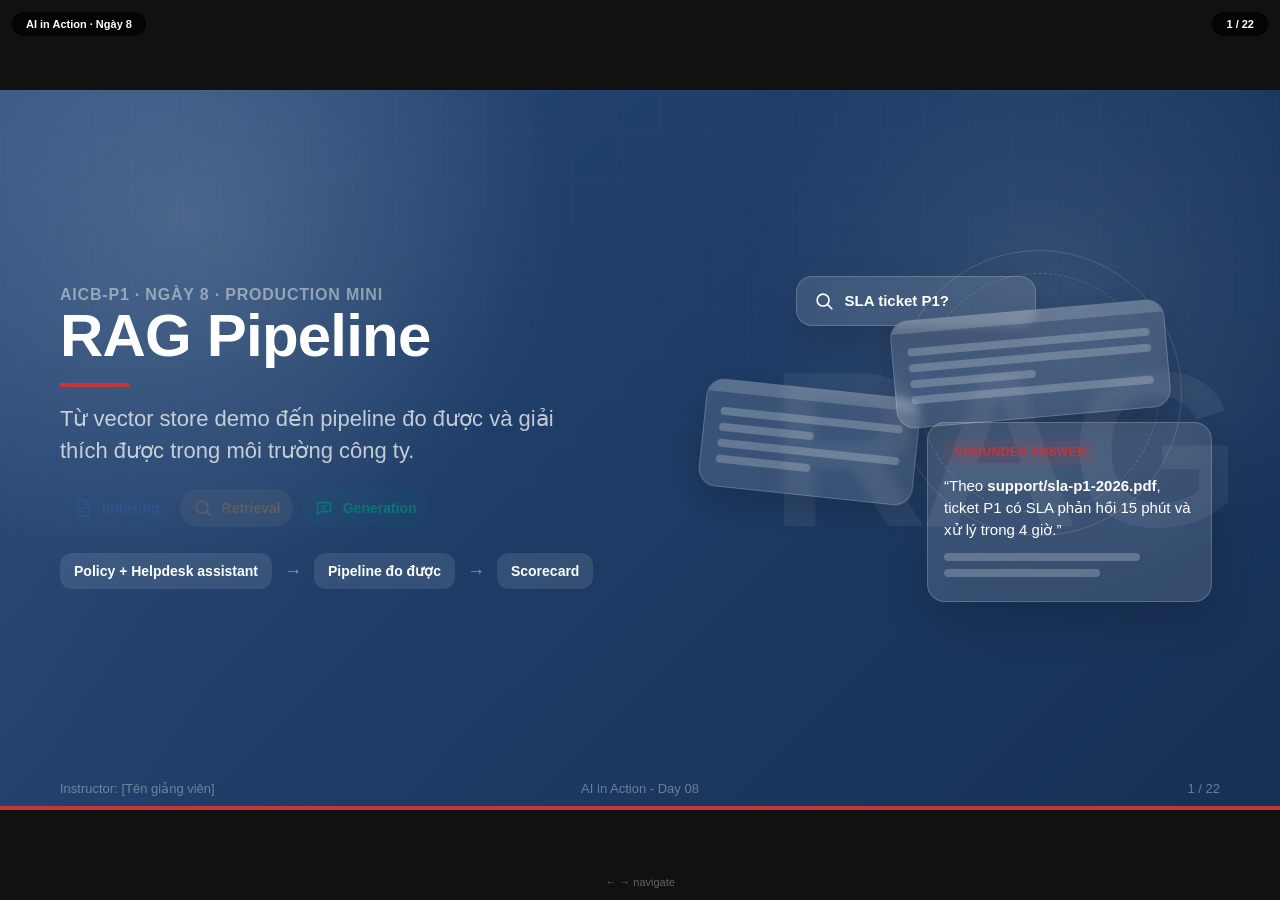
<file: Lecture-Day-08-09-10/day08/lecture-08.html>
<!DOCTYPE html>
<html lang="vi">
<head>
<meta charset="utf-8">
<meta name="viewport" content="width=device-width, initial-scale=1.0">
<title>Day 08 — RAG Pipeline</title>
<style>
  :root {
    --vin-blue: #2e548a;
    --vin-blue-dark: #1a3355;
    --vin-red: #c83538;
    --light-blue: #dce6f5;
    --mid-gray: #8c8c8c;
    --apple-dark: #1d1d1f;
    --apple-gray: #86868b;
    --apple-light: #f5f5f7;
    --apple-mid: #d6d6db;
    --teal: #0d7377;
    --teal-light: #e6f4f5;
    --gold: #e2ad32;
    --gold-light: #fff5db;
    --success: #0c7d5b;
    --success-light: #e8f6f1;
    --slide-w: 1280px;
    --slide-h: 720px;
  }
  * { margin: 0; padding: 0; box-sizing: border-box; }
  body {
    background: #111;
    font-family: 'Be Vietnam Pro', 'SF Pro Display', -apple-system, BlinkMacSystemFont, sans-serif;
    overflow: hidden;
    display: flex; align-items: center; justify-content: center; height: 100vh;
  }
  .presentation { width: var(--slide-w); height: var(--slide-h); position: relative; transform-origin: center center; }
  .slide {
    width: var(--slide-w); height: var(--slide-h);
    position: absolute; inset: 0;
    opacity: 0; visibility: hidden; pointer-events: none;
    transition: opacity 0.4s ease, visibility 0.4s ease;
    display: flex; flex-direction: column;
    z-index: 0;
  }
  .slide.active { opacity: 1; visibility: visible; pointer-events: auto; z-index: 1; }
  .slide.content-slide { background: white; padding: 0 50px; }
  .frame-header { padding-top: 28px; }
  .frame-header .frame-title { font-size: 32px; font-weight: 700; color: var(--apple-dark); line-height: 1.2; }
  .frame-header .frame-sub { font-size: 18px; color: var(--apple-gray); margin-top: 6px; }
  .frame-header .thin-rule { height: 1px; background: rgba(0,0,0,0.08); margin-top: 12px; }
  .slide-body { flex: 1; padding: 16px 0; color: var(--apple-dark); font-size: 19px; line-height: 1.55; overflow: hidden; min-height: 0; }
  .slide-body ul { list-style: none; padding-left: 0; }
  .slide-body ul li { padding: 4px 0 4px 20px; position: relative; }
  .slide-body ul li::before { content: '\2014'; color: rgba(134,134,139,0.5); position: absolute; left: 0; }
  .slide-body ol { padding-left: 22px; }
  .slide-body ol li { padding: 4px 0; }
  .credit-footer {
    display: flex; align-items: center; padding: 0 50px 14px 50px;
    font-size: 13px; color: var(--apple-gray); opacity: 0.85; flex-shrink: 0;
    margin-top: auto;
  }
  .credit-footer .f-left { flex: 1; }
  .credit-footer .f-center { flex: 1; text-align: center; }
  .credit-footer .f-right { flex: 1; text-align: right; }
  .section-slide .credit-footer, .dark-statement .credit-footer { color: rgba(255,255,255,0.42); position: absolute; bottom: 0; left: 0; right: 0; padding: 0 60px 14px 60px; margin-top: 0; }

  .slide.section-slide {
    background: linear-gradient(135deg, #254879 0%, #20406c 30%, #173055 100%);
    padding: 0 60px; padding-bottom: 45px; justify-content: center; overflow: hidden;
  }
  .slide.section-slide::after { content:''; position:absolute; bottom:0; left:0; right:0; height:4px; background:var(--vin-red); }
  .slide.section-slide::before {
    content:''; position:absolute; inset:0;
    background:
      radial-gradient(circle at 15% 18%, rgba(255,255,255,0.16) 0, rgba(255,255,255,0.00) 30%),
      radial-gradient(circle at 82% 28%, rgba(255,255,255,0.10) 0, rgba(255,255,255,0.00) 26%),
      linear-gradient(120deg, rgba(255,255,255,0.05), transparent 38%);
    pointer-events:none;
  }
  .section-slide .section-num { position:absolute; right:46px; top:50%; transform:translateY(-50%); font-size:220px; font-weight:900; color:white; opacity:0.06; letter-spacing: -8px; }
  .section-slide .section-title { font-size:50px; font-weight:700; color:white; line-height:1.12; max-width: 58%; position: relative; z-index: 2; }
  .section-slide .section-redline { width:70px; height:4px; background:var(--vin-red); margin:16px 0; position: relative; z-index: 2; }
  .section-slide .section-desc { font-size:22px; color:rgba(255,255,255,0.72); max-width:50%; line-height:1.5; position: relative; z-index: 2; }
  .section-slide .eyebrow { font-size:16px; color: rgba(255,255,255,0.45); font-weight: 700; letter-spacing: 0.8px; text-transform: uppercase; position: relative; z-index: 2; }

  .slide.dark-statement { background:var(--apple-dark); align-items:center; justify-content:center; text-align:center; padding:70px; padding-bottom:80px; }
  .dark-statement .statement-text { font-size:34px; font-weight:700; color:white; line-height:1.45; max-width:88%; }

  .slide-badge { position:fixed; top:12px; left:12px; background:rgba(0,0,0,0.75); color:white; padding:6px 14px; border-radius:20px; font-size:11px; font-weight:600; z-index:100; }
  .slide-counter { position:fixed; top:12px; right:12px; background:rgba(0,0,0,0.75); color:white; padding:6px 14px; border-radius:20px; font-size:11px; font-weight:600; z-index:100; font-variant-numeric:tabular-nums; }
  .nav-hint { position:fixed; bottom:12px; left:50%; transform:translateX(-50%); color:rgba(255,255,255,0.35); font-size:11px; z-index:100; }
  .notes { display:none; }

  .muted { color: var(--apple-gray); }
  .small { font-size: 15px; }
  .tiny { font-size: 13px; }
  .mono { font-family: ui-monospace, SFMono-Regular, Menlo, Monaco, Consolas, monospace; }
  .kicker { display:inline-flex; align-items:center; gap:8px; padding:7px 12px; border-radius:999px; background: rgba(46,84,138,0.08); color: var(--vin-blue); font-size: 13px; font-weight: 700; letter-spacing: 0.3px; text-transform: uppercase; }
  .chip-row, .pill-row { display:flex; flex-wrap:wrap; gap:8px; }
  .pill { display:inline-flex; align-items:center; gap:8px; padding:8px 12px; border-radius:999px; font-size: 14px; font-weight: 700; }
  .pill.blue { background: rgba(46,84,138,0.10); color: var(--vin-blue); }
  .pill.red { background: rgba(200,53,56,0.09); color: var(--vin-red); }
  .pill.teal { background: rgba(13,115,119,0.09); color: var(--teal); }
  .pill.gray { background: rgba(140,140,140,0.12); color: #5d5d64; }
  .pill.gold { background: var(--gold-light); color: #8a6312; }
  .split-2 { display:grid; grid-template-columns: 1fr 1fr; gap: 24px; height:100%; }
  .split-3 { display:grid; grid-template-columns: repeat(3, 1fr); gap: 16px; }
  .soft-card { background: white; border: 1.5px solid rgba(0,0,0,0.08); border-radius: 16px; padding: 18px; box-shadow: 0 10px 30px rgba(17,17,17,0.05); }
  .soft-card.light-blue { background: rgba(46,84,138,0.04); border-color: rgba(46,84,138,0.12); }
  .soft-card.light-red { background: rgba(200,53,56,0.05); border-color: rgba(200,53,56,0.10); }
  .soft-card.light-teal { background: rgba(13,115,119,0.05); border-color: rgba(13,115,119,0.12); }
  .soft-card.gray { background: var(--apple-light); }
  .panel-title { font-size: 17px; font-weight: 800; color: var(--apple-dark); margin-bottom: 10px; }
  .panel-title .sub { display:block; font-size: 13px; font-weight: 700; letter-spacing: 0.3px; text-transform: uppercase; color: var(--apple-gray); margin-top: 4px; }
  .tag { display:inline-flex; align-items:center; gap:6px; font-size: 12px; font-weight: 700; text-transform: uppercase; letter-spacing: 0.4px; padding: 6px 10px; border-radius: 8px; }
  .tag.red { background: rgba(200,53,56,0.10); color: var(--vin-red); }
  .tag.blue { background: rgba(46,84,138,0.10); color: var(--vin-blue); }
  .tag.teal { background: rgba(13,115,119,0.10); color: var(--teal); }
  .tag.gray { background: rgba(140,140,140,0.12); color: #666; }
  .stat-strip { display:flex; gap:12px; }
  .stat-box { flex:1; background: var(--apple-light); border-radius: 14px; padding: 14px; }
  .stat-box .label { font-size: 13px; font-weight: 700; text-transform: uppercase; letter-spacing: 0.4px; color: var(--apple-gray); }
  .stat-box .value { font-size: 20px; font-weight: 800; color: var(--apple-dark); margin-top: 5px; line-height: 1.25; }
  .stat-box.blue { background: rgba(46,84,138,0.06); }
  .stat-box.red { background: rgba(200,53,56,0.05); }
  .stat-box.teal { background: rgba(13,115,119,0.05); }

  .icon-circle { width: 38px; height: 38px; border-radius: 50%; display:flex; align-items:center; justify-content:center; flex-shrink:0; }
  .icon-circle.blue { background: rgba(46,84,138,0.10); color: var(--vin-blue); }
  .icon-circle.red { background: rgba(200,53,56,0.10); color: var(--vin-red); }
  .icon-circle.teal { background: rgba(13,115,119,0.10); color: var(--teal); }
  .icon-circle.gold { background: rgba(226,173,50,0.16); color: #8a6312; }
  .svg-icon { width: 22px; height: 22px; stroke: currentColor; fill: none; stroke-width: 1.8; }
  .svg-icon.fill { fill: currentColor; stroke: none; }

  .hero-wrap { display:grid; grid-template-columns: 1.05fr 0.95fr; gap: 18px; align-items:center; position: relative; z-index: 2; }
  .hero-copy { padding-top: 20px; }
  .hero-copy .hero-title { font-size: 60px; font-weight: 800; color: white; line-height: 1.06; letter-spacing: -0.8px; }
  .hero-copy .hero-sub { font-size: 22px; color: rgba(255,255,255,0.72); line-height: 1.45; max-width: 88%; margin-top: 14px; }
  .hero-copy .mini-pipeline { display:flex; gap: 12px; align-items:center; margin-top: 26px; }
  .hero-copy .mini-node { padding: 10px 14px; border-radius: 12px; background: rgba(255,255,255,0.10); color: white; font-size: 14px; font-weight: 700; }
  .hero-copy .mini-arrow { color: rgba(255,255,255,0.45); font-size: 18px; }
  .hero-visual { position: relative; height: 420px; }
  .hero-ring { position:absolute; right:38px; top:32px; width: 286px; height: 286px; border-radius: 50%; border: 1px solid rgba(255,255,255,0.14); }
  .hero-ring::after { content:''; position:absolute; inset: 22px; border-radius:50%; border: 1px dashed rgba(255,255,255,0.16); }
  .hero-doc { position:absolute; background: rgba(255,255,255,0.12); border:1px solid rgba(255,255,255,0.18); box-shadow: 0 14px 36px rgba(0,0,0,0.18); border-radius: 18px; overflow:hidden; backdrop-filter: blur(4px); }
  .hero-doc .bar { height: 12px; background: rgba(255,255,255,0.16); }
  .hero-doc .body { padding: 15px; }
  .hero-doc .line { height: 8px; border-radius: 6px; background: rgba(255,255,255,0.22); margin-bottom: 8px; }
  .hero-doc .line.short { width: 52%; }
  .hero-doc.primary { width: 275px; right: 52px; top: 92px; transform: rotate(-5deg); }
  .hero-doc.secondary { width: 215px; left: 24px; top: 170px; transform: rotate(6deg); }
  .hero-search { position:absolute; left: 118px; top: 58px; width: 240px; padding: 13px 16px; border-radius: 16px; background: rgba(255,255,255,0.12); border:1px solid rgba(255,255,255,0.18); display:flex; align-items:center; gap: 10px; color: white; box-shadow: 0 18px 44px rgba(0,0,0,0.16); }
  .hero-answer { position:absolute; right: 8px; bottom: 36px; width: 285px; padding: 16px; background: rgba(255,255,255,0.12); border:1px solid rgba(255,255,255,0.18); border-radius: 18px; color: white; box-shadow: 0 18px 44px rgba(0,0,0,0.18); }
  .hero-answer .answer-line { height: 8px; border-radius: 6px; background: rgba(255,255,255,0.22); margin-bottom: 8px; }
  .hero-grid { position:absolute; inset:0; background-image: linear-gradient(rgba(255,255,255,0.06) 1px, transparent 1px), linear-gradient(90deg, rgba(255,255,255,0.06) 1px, transparent 1px); background-size: 44px 44px; mask-image: linear-gradient(180deg, rgba(0,0,0,0.8), transparent 82%); opacity: .35; }

  .instructor-grid { display:flex; gap:40px; align-items:center; height:100%; }
  .instructor-avatar { width:240px; height:240px; border-radius:50%; overflow:hidden; flex-shrink:0; border: 2px solid rgba(46,84,138,0.12); }
  .instructor-name { font-size: 30px; font-weight: 800; color: var(--apple-dark); margin-bottom: 6px; }
  .instructor-role { font-size: 18px; color: var(--apple-gray); margin-bottom: 16px; }
  .focus-box { margin-top: 16px; padding: 14px 16px; background: rgba(46,84,138,0.05); border-left: 4px solid var(--vin-blue); border-radius: 0 12px 12px 0; }

  .speech-card { background: linear-gradient(145deg, rgba(200,53,56,0.06), rgba(200,53,56,0.12)); border: 1.5px solid rgba(200,53,56,0.16); border-radius: 22px; padding: 24px; position: relative; box-shadow: 0 12px 24px rgba(200,53,56,0.08); }
  .speech-card::after { content:''; position:absolute; left:36px; bottom:-18px; width: 34px; height: 34px; background: linear-gradient(145deg, rgba(200,53,56,0.06), rgba(200,53,56,0.12)); border-right: 1.5px solid rgba(200,53,56,0.16); border-bottom: 1.5px solid rgba(200,53,56,0.16); transform: rotate(45deg); }
  .big-question { font-size: 34px; font-weight: 800; line-height: 1.22; color: var(--apple-dark); }
  .quote-answer { margin-top: 18px; background: white; border-radius: 16px; padding: 16px; border: 1px solid rgba(0,0,0,0.07); }
  .quote-answer .wrong { font-size: 17px; line-height: 1.55; color: #303038; }
  .snippet-stack { display:flex; flex-direction:column; gap: 12px; margin-top: 20px; }
  .snippet { background: var(--apple-light); border-radius: 12px; padding: 12px 14px; border:1px solid rgba(0,0,0,0.06); }
  .snippet .snippet-title { font-size: 13px; font-weight: 800; color: var(--vin-blue); text-transform: uppercase; letter-spacing: .35px; margin-bottom: 6px; }
  .reason-grid { display:flex; flex-direction:column; gap: 14px; }
  .reason-card { display:flex; gap: 12px; padding: 16px; background: white; border-radius: 16px; border: 1.5px solid rgba(0,0,0,0.07); box-shadow: 0 10px 24px rgba(17,17,17,0.04); }
  .reason-card .r-title { font-size: 16px; font-weight: 800; color: var(--apple-dark); }
  .reason-card .r-text { font-size: 16px; color: #4b4b52; line-height: 1.45; margin-top: 4px; }

  .agenda-grid { display:grid; grid-template-columns: 1fr 1fr; gap: 20px; height: 100%; }
  .timeline-bar { display:flex; align-items:center; gap: 10px; margin-top: 16px; }
  .timeline-seg { flex:1; height: 18px; border-radius: 999px; background: rgba(46,84,138,0.10); position:relative; overflow:hidden; }
  .timeline-seg.practice { background: rgba(13,115,119,0.10); }
  .timeline-seg::after { content:''; position:absolute; inset: 0; background: linear-gradient(90deg, rgba(46,84,138,.7), rgba(46,84,138,.95)); }
  .timeline-seg.practice::after { background: linear-gradient(90deg, rgba(13,115,119,.7), rgba(13,115,119,.95)); }
  .timeline-label { font-size: 14px; font-weight: 700; color: var(--apple-gray); min-width: 132px; }

  .worksheet { display:grid; grid-template-columns: 1fr 1.15fr; gap: 24px; height:100%; }
  .activity-panel { background: var(--apple-light); border-radius: 18px; padding: 18px; border: 1.5px solid rgba(0,0,0,0.05); }
  .case-box { background: white; border-radius: 16px; padding: 18px; border: 1px solid rgba(0,0,0,0.08); box-shadow: 0 10px 24px rgba(17,17,17,0.04); }
  .timer-badge { display:inline-flex; align-items:center; gap:8px; padding: 8px 12px; border-radius: 999px; background: rgba(226,173,50,0.18); color: #7c5c12; font-size: 13px; font-weight: 800; text-transform: uppercase; letter-spacing: .3px; }
  .board { background: linear-gradient(180deg, #f9fbfe, #f6f8fb); border-radius: 18px; padding: 16px; border: 1.5px solid rgba(46,84,138,0.10); box-shadow: inset 0 0 0 1px rgba(255,255,255,0.5); }
  .board-grid { display:grid; grid-template-columns: repeat(3, 1fr); gap: 14px; margin-top: 12px; }
  .lane { background: white; border-radius: 16px; padding: 12px; border: 1px dashed rgba(46,84,138,0.22); min-height: 260px; display:flex; flex-direction:column; }
  .lane h4 { font-size: 16px; font-weight: 800; color: var(--vin-blue-dark); margin-bottom: 10px; }
  .sticky { background: #fff9d7; border-radius: 12px; padding: 10px; box-shadow: 0 3px 10px rgba(0,0,0,0.05); font-size: 15px; line-height: 1.35; margin-bottom: 10px; border: 1px solid rgba(226,173,50,0.18); }
  .sticky.pink { background: #ffe4e8; border-color: rgba(200,53,56,0.14); }
  .sticky.blue { background: #e8f0ff; border-color: rgba(46,84,138,0.16); }

  .pipeline-stage-row { display:grid; grid-template-columns: repeat(3, 1fr); gap: 18px; align-items: stretch; }
  .stage-card { background: white; border-radius: 20px; padding: 18px; border: 1.5px solid rgba(0,0,0,0.07); box-shadow: 0 12px 30px rgba(17,17,17,0.05); position:relative; }
  .stage-card::after { content:''; position:absolute; right: -16px; top: 50%; width: 32px; height: 2px; background: linear-gradient(90deg, rgba(46,84,138,0.36), rgba(46,84,138,0.00)); }
  .stage-card:last-child::after { display:none; }
  .stage-card.blue { background: rgba(46,84,138,0.05); border-color: rgba(46,84,138,0.12); }
  .stage-card.red { background: rgba(200,53,56,0.05); border-color: rgba(200,53,56,0.12); }
  .stage-card.teal { background: rgba(13,115,119,0.05); border-color: rgba(13,115,119,0.12); }
  .stage-header { display:flex; align-items:center; gap: 10px; margin-bottom: 12px; }
  .stage-title { font-size: 20px; font-weight: 800; }
  .substeps { display:flex; flex-direction:column; gap: 10px; margin-top: 10px; }
  .substep { padding: 10px 12px; border-radius: 12px; background: rgba(255,255,255,0.8); font-size: 16px; border: 1px solid rgba(0,0,0,0.06); }
  .mini-evidence { margin-top: 18px; display:grid; grid-template-columns: 0.8fr 1fr 0.95fr; gap: 12px; align-items:center; }
  .doc-thumb, .answer-thumb { background: var(--apple-light); border-radius: 14px; padding: 14px; border: 1px solid rgba(0,0,0,0.06); }
  .answer-thumb { background: rgba(13,115,119,0.06); border-color: rgba(13,115,119,0.12); }

  .index-layout { display:grid; grid-template-columns: 1.35fr 0.95fr; gap: 20px; height:100%; }
  .process-flow { display:flex; align-items:center; gap: 8px; margin-top: 10px; flex-wrap:nowrap; }
  .flow-node { width: 118px; min-height: 112px; border-radius: 18px; background: white; border: 1.5px solid rgba(0,0,0,0.07); box-shadow: 0 10px 26px rgba(17,17,17,0.05); padding: 14px; display:flex; flex-direction:column; justify-content:space-between; }
  .flow-node .n-title { font-size: 15px; font-weight: 800; color: var(--apple-dark); }
  .flow-node .n-text { font-size: 13px; color: #595960; line-height: 1.35; margin-top: 6px; }
  .flow-arrow { font-size: 20px; color: rgba(46,84,138,0.35); font-weight: 700; }
  .meta-panel { display:flex; flex-direction:column; gap: 14px; }
  .json-box { background: var(--apple-dark); color: #eff2f8; border-radius: 16px; padding: 16px; font-size: 14px; line-height: 1.65; box-shadow: 0 14px 28px rgba(0,0,0,0.14); }
  .meta-pill { display:inline-flex; align-items:center; padding: 6px 10px; border-radius: 999px; background: rgba(46,84,138,0.08); color: var(--vin-blue); font-size: 13px; font-weight: 700; margin: 0 6px 6px 0; }
  .freshness-grid { display:grid; grid-template-columns: 1fr 1fr; gap: 12px; }
  .fresh-card { border-radius: 14px; padding: 14px; border: 1px solid rgba(0,0,0,0.06); background: white; }
  .fresh-card h4 { font-size: 15px; font-weight: 800; }
  .fresh-card ul li { font-size: 15px; line-height: 1.35; }

  .chunk-compare { display:grid; grid-template-columns: 1fr 1fr; gap: 18px; margin-bottom: 16px; }
  .chunk-box { border-radius: 18px; padding: 18px; border: 1.5px solid rgba(0,0,0,0.07); background: white; box-shadow: 0 10px 24px rgba(17,17,17,0.04); }
  .chunk-box.bad { background: rgba(200,53,56,0.05); border-color: rgba(200,53,56,0.12); }
  .chunk-box.good { background: rgba(46,84,138,0.05); border-color: rgba(46,84,138,0.12); }
  .doc-preview { background: white; border-radius: 14px; padding: 14px; margin-top: 10px; border: 1px solid rgba(0,0,0,0.07); }
  .decision-table { width:100%; border-collapse:collapse; font-size: 16px; }
  .decision-table th { background: var(--vin-blue); color: white; text-align:left; padding: 10px 12px; font-size: 15px; }
  .decision-table td { border-bottom: 1px solid rgba(0,0,0,0.06); padding: 10px 12px; vertical-align: top; }
  .decision-table tr:nth-child(even) td { background: var(--apple-light); }

  .query-card { background: white; border-radius: 16px; padding: 14px 16px; border: 1px solid rgba(0,0,0,0.06); box-shadow: 0 10px 24px rgba(17,17,17,0.04); }
  .query-card.top { margin-bottom: 14px; background: linear-gradient(145deg, rgba(46,84,138,0.07), rgba(46,84,138,0.03)); }
  .compare-col { background: white; border: 1.5px solid rgba(0,0,0,0.06); border-radius: 18px; overflow:hidden; box-shadow: 0 10px 24px rgba(17,17,17,0.04); }
  .compare-col .head { padding: 14px 16px; color: white; font-size: 17px; font-weight: 800; }
  .compare-col.blue .head { background: var(--vin-blue); }
  .compare-col.gray .head { background: #666; }
  .compare-col.teal .head { background: var(--teal); }
  .compare-col .body { padding: 16px; font-size: 16px; line-height: 1.45; }
  .signal-bar { height: 10px; border-radius: 999px; background: var(--apple-mid); margin-top: 8px; overflow:hidden; }
  .signal-bar > span { display:block; height:100%; border-radius:999px; }
  .signal-bar.semantic > span { width: 76%; background: var(--vin-blue); }
  .signal-bar.keyword > span { width: 70%; background: #666; }
  .signal-bar.merged > span { width: 88%; background: var(--teal); }
  .when-to-use { margin-top: 12px; padding: 10px 12px; border-radius: 12px; background: var(--apple-light); font-size: 14px; }

  .choice-chips { display:flex; gap:8px; margin-top:12px; flex-wrap:wrap; }
  .choice-chip { padding: 8px 12px; border-radius: 999px; background: rgba(46,84,138,0.08); color: var(--vin-blue); font-size: 13px; font-weight: 700; border: 1px solid rgba(46,84,138,0.12); }

  .funnel-layout { display:grid; grid-template-columns: 1fr 1.2fr 0.8fr; gap: 18px; align-items: center; height:100%; }
  .transform-stack { display:flex; flex-direction:column; gap: 12px; }
  .transform-card { padding: 14px 16px; border-radius: 16px; background: white; border: 1.5px solid rgba(0,0,0,0.06); box-shadow: 0 10px 24px rgba(17,17,17,0.04); }
  .funnel { position: relative; height: 360px; display:flex; align-items:center; justify-content:center; }
  .funnel-stage { position:absolute; left:50%; transform:translateX(-50%); border-radius: 20px; text-align:center; padding: 18px 20px; color: white; box-shadow: 0 12px 26px rgba(17,17,17,0.12); }
  .funnel-stage.search { top: 16px; width: 360px; background: var(--vin-blue); }
  .funnel-stage.rerank { top: 126px; width: 270px; background: var(--teal); }
  .funnel-stage.select { top: 236px; width: 190px; background: var(--vin-red); }
  .funnel-stage .f-title { font-size: 18px; font-weight: 800; }
  .funnel-stage .f-sub { font-size: 14px; color: rgba(255,255,255,0.75); margin-top: 4px; }
  .result-chip { display:inline-flex; align-items:center; gap:6px; padding: 6px 10px; border-radius: 999px; font-size: 12px; font-weight: 800; background: rgba(255,255,255,0.18); margin: 10px 4px 0 4px; }
  .sweet-spot { background: linear-gradient(180deg, rgba(46,84,138,0.04), rgba(13,115,119,0.05)); border: 1.5px solid rgba(46,84,138,0.10); border-radius: 18px; padding: 18px; }
  .sweet-band { height: 180px; margin-top: 14px; border-radius: 18px; background: linear-gradient(180deg, rgba(200,53,56,0.08) 0 31%, rgba(13,115,119,0.12) 31% 66%, rgba(200,53,56,0.08) 66% 100%); position: relative; }
  .sweet-band .s-label { position:absolute; left: 16px; right: 16px; font-size: 14px; font-weight: 700; color: #45454d; }
  .sweet-band .top { top: 12px; }
  .sweet-band .mid { top: 50%; transform: translateY(-50%); }
  .sweet-band .bot { bottom: 12px; }

  .prompt-layout { display:grid; grid-template-columns: 0.95fr 1.05fr; gap: 18px; height:100%; }
  .pattern-list { display:flex; flex-direction:column; gap: 12px; }
  .pattern-card { display:flex; gap: 12px; background: white; border: 1.5px solid rgba(0,0,0,0.06); border-radius: 16px; padding: 14px; box-shadow: 0 10px 24px rgba(17,17,17,0.04); }
  .pattern-card.active { background: rgba(13,115,119,0.05); border-color: rgba(13,115,119,0.12); }
  .code-window { background: #14161c; color: #f7f9ff; border-radius: 18px; overflow:hidden; box-shadow: 0 16px 32px rgba(0,0,0,0.16); }
  .code-window .topbar { display:flex; align-items:center; gap:7px; padding: 12px 14px; background: rgba(255,255,255,0.04); }
  .dot { width:10px; height:10px; border-radius:50%; }
  .dot.red { background:#ff5f57; } .dot.yellow { background:#febc2e; } .dot.green { background:#28c840; }
  .code-window pre { margin:0; padding: 16px 18px; font-size: 14px; line-height: 1.55; white-space: pre-wrap; }
  .token-bar { display:flex; gap: 6px; margin-top: 12px; }
  .token-seg { flex:1; border-radius: 999px; padding: 8px 12px; font-size: 12px; font-weight: 700; text-align:center; color: white; }
  .token-seg.instructions { background: var(--vin-blue); }
  .token-seg.context { background: #7c8a9b; }
  .token-seg.question { background: var(--teal); }
  .token-seg.headroom { background: var(--vin-red); }
  .evidence-callout { margin-top: 12px; padding: 12px 14px; border-radius: 14px; background: rgba(200,53,56,0.05); border-left: 4px solid var(--vin-red); font-size: 15px; }

  .diff-layout { display:grid; grid-template-columns: 1fr 1fr 0.72fr; gap: 16px; height:100%; }
  .diff-block { border-radius: 18px; overflow:hidden; border: 1.5px solid rgba(0,0,0,0.06); box-shadow: 0 10px 24px rgba(17,17,17,0.04); }
  .diff-block .diff-head { padding: 12px 16px; color: white; font-size: 16px; font-weight: 800; }
  .diff-block.bad .diff-head { background: var(--vin-red); }
  .diff-block.good .diff-head { background: var(--teal); }
  .diff-block pre { margin:0; padding: 16px; font-size: 14px; line-height: 1.55; min-height: 300px; background: #11151d; color: #f2f4fb; white-space: pre-wrap; }
  .line-bad { color: #ff8f98; }
  .line-good { color: #8cf1cb; }
  .surgery-list { display:flex; flex-direction:column; gap: 10px; }
  .surgery-item { background: white; border: 1px solid rgba(0,0,0,0.06); border-radius: 14px; padding: 12px; font-size: 15px; display:flex; gap:10px; align-items:flex-start; }

  .eval-layout { display:grid; grid-template-columns: 0.75fr 1.25fr; gap: 18px; height:100%; }
  .metric-stack { display:flex; flex-direction:column; gap: 12px; }
  .metric-card { background: white; border-radius: 16px; padding: 14px 16px; border: 1.5px solid rgba(0,0,0,0.06); box-shadow: 0 10px 24px rgba(17,17,17,0.04); }
  .metric-card .m-title { font-size: 16px; font-weight: 800; color: var(--apple-dark); }
  .metric-card .m-text { font-size: 15px; color: #4b4b52; line-height:1.42; margin-top: 6px; }
  .scorecard-shell { background: white; border-radius: 18px; padding: 16px; border: 1.5px solid rgba(0,0,0,0.06); box-shadow: 0 12px 28px rgba(17,17,17,0.05); }
  .clean-table { width:100%; border-collapse:collapse; font-size:16px; }
  .clean-table thead th { background: var(--vin-blue); color:white; padding:10px 12px; text-align:left; font-weight:800; font-size:15px; }
  .clean-table tbody td { padding:10px 12px; border-bottom:1px solid rgba(0,0,0,0.06); vertical-align:top; }
  .clean-table tbody tr:nth-child(even) { background: var(--apple-light); }
  .score { display:inline-flex; align-items:center; justify-content:center; min-width: 48px; padding: 5px 10px; border-radius: 999px; font-size: 13px; font-weight: 800; }
  .score.good { background: rgba(12,125,91,0.12); color: var(--success); }
  .score.mid { background: rgba(226,173,50,0.16); color: #7c5c12; }
  .score.bad { background: rgba(200,53,56,0.10); color: var(--vin-red); }
  .ab-ladder { display:flex; gap: 10px; margin-top: 14px; align-items:center; }
  .ab-step { flex:1; padding: 12px; border-radius: 14px; background: var(--apple-light); border: 1px solid rgba(0,0,0,0.06); font-size: 14px; }
  .ab-step strong { display:block; font-size: 15px; color: var(--apple-dark); margin-bottom: 6px; }
  .ab-arrow { color: rgba(46,84,138,0.4); font-size: 22px; }

  .lab-layout { display:grid; grid-template-columns: 1.3fr 0.9fr; gap: 18px; height:100%; }
  .sprint-stack { display:flex; flex-direction:column; gap: 12px; }
  .sprint { display:grid; grid-template-columns: 100px 1fr; gap: 12px; align-items: stretch; }
  .sprint .time { border-radius: 16px; background: var(--teal); color:white; display:flex; align-items:center; justify-content:center; flex-direction:column; font-size: 14px; font-weight: 800; }
  .sprint .time.red { background: var(--vin-red); }
  .sprint .time.blue { background: var(--vin-blue); }
  .sprint .time.gray { background: #667085; }
  .sprint .body { border-radius: 16px; background: white; border: 1.5px solid rgba(0,0,0,0.06); padding: 14px 16px; box-shadow: 0 10px 24px rgba(17,17,17,0.04); }
  .sprint .body h4 { font-size: 17px; font-weight: 800; }
  .sprint .body p { font-size: 15px; color: #4b4b52; margin: 6px 0 8px; line-height: 1.4; }
  .dod-list li { font-size: 14px; line-height: 1.35; padding: 2px 0 2px 18px; }
  .dod-list li::before { content: '\2713'; color: var(--success); left: 0; }
  .repo-tree { background: var(--apple-dark); color: #f2f5fb; border-radius: 16px; padding: 16px; font-size: 14px; line-height: 1.6; box-shadow: 0 14px 28px rgba(0,0,0,0.14); }
  .role-row { display:flex; flex-wrap:wrap; gap:8px; margin-top: 10px; }
  .role-chip { padding: 7px 10px; border-radius: 999px; font-size: 12px; font-weight: 800; background: rgba(46,84,138,0.08); color: var(--vin-blue); }
  .deliverable-check li { font-size: 15px; }

  .bridge-layout { display:grid; grid-template-columns: 1fr 0.95fr; gap: 22px; height:100%; }
  .takeaway-card { display:flex; align-items:flex-start; gap: 12px; background: white; border: 1px solid rgba(0,0,0,0.06); border-radius: 16px; padding: 14px 16px; box-shadow: 0 10px 24px rgba(17,17,17,0.04); margin-bottom: 12px; }
  .takeaway-num { width: 34px; height: 34px; border-radius: 50%; background: var(--vin-blue); color: white; font-size: 18px; font-weight: 800; display:flex; align-items:center; justify-content:center; flex-shrink:0; }
  .bridge-card { background: linear-gradient(180deg, rgba(46,84,138,0.04), rgba(13,115,119,0.04)); border-radius: 20px; padding: 18px; border: 1.5px solid rgba(46,84,138,0.10); }
  .bridge-line { display:flex; align-items:center; justify-content:center; gap: 14px; margin-top: 18px; }
  .bridge-node { border-radius: 16px; padding: 16px 18px; background: white; border: 1.5px solid rgba(0,0,0,0.06); box-shadow: 0 10px 24px rgba(17,17,17,0.04); text-align:center; min-width: 170px; }
  .bridge-node.small { min-width: 126px; }
  .bridge-arrow { font-size: 26px; color: rgba(46,84,138,0.42); }
  .bridge-workers { display:flex; justify-content:center; gap: 10px; margin-top: 12px; }
  .preview-badge { display:inline-flex; align-items:center; gap: 8px; padding: 8px 12px; border-radius: 999px; background: rgba(13,115,119,0.08); color: var(--teal); font-size: 13px; font-weight: 800; margin-top: 14px; }
</style>
</head>
<body>

<svg width="0" height="0" style="position:absolute;left:-9999px;top:-9999px;overflow:hidden" aria-hidden="true" focusable="false">
  <symbol id="icon-doc" viewBox="0 0 24 24">
    <path d="M7 3h7l4 4v14H7z"></path><path d="M14 3v5h5"></path><path d="M9 12h6"></path><path d="M9 16h6"></path>
  </symbol>
  <symbol id="icon-search" viewBox="0 0 24 24">
    <circle cx="11" cy="11" r="6.5"></circle><path d="M16 16l5 5"></path>
  </symbol>
  <symbol id="icon-chat" viewBox="0 0 24 24">
    <path d="M5 6h14v10H9l-4 3V6z"></path><path d="M9 10h6"></path><path d="M9 13h4"></path>
  </symbol>
  <symbol id="icon-db" viewBox="0 0 24 24">
    <ellipse cx="12" cy="5" rx="7" ry="3"></ellipse><path d="M5 5v7c0 1.7 3.1 3 7 3s7-1.3 7-3V5"></path><path d="M5 12v7c0 1.7 3.1 3 7 3s7-1.3 7-3v-7"></path>
  </symbol>
  <symbol id="icon-clock" viewBox="0 0 24 24">
    <circle cx="12" cy="12" r="8"></circle><path d="M12 8v5l3 2"></path>
  </symbol>
  <symbol id="icon-cite" viewBox="0 0 24 24">
    <path d="M8 8H4v6h4l-2 4"></path><path d="M18 8h-4v6h4l-2 4"></path>
  </symbol>
  <symbol id="icon-metric" viewBox="0 0 24 24">
    <path d="M5 18V9"></path><path d="M10 18V5"></path><path d="M15 18v-7"></path><path d="M20 18v-11"></path>
  </symbol>
  <symbol id="icon-branch" viewBox="0 0 24 24">
    <circle cx="6" cy="6" r="2"></circle><circle cx="18" cy="6" r="2"></circle><circle cx="18" cy="18" r="2"></circle><path d="M8 6h8"></path><path d="M16 6v12"></path><path d="M8 6v12h8"></path>
  </symbol>
  <symbol id="icon-code" viewBox="0 0 24 24">
    <path d="M8 8l-4 4 4 4"></path><path d="M16 8l4 4-4 4"></path><path d="M13.5 5l-3 14"></path>
  </symbol>
  <symbol id="icon-gear" viewBox="0 0 24 24">
    <circle cx="12" cy="12" r="3"></circle><path d="M12 3v3"></path><path d="M12 18v3"></path><path d="M3 12h3"></path><path d="M18 12h3"></path><path d="M5.6 5.6l2.1 2.1"></path><path d="M16.3 16.3l2.1 2.1"></path><path d="M18.4 5.6l-2.1 2.1"></path><path d="M7.7 16.3l-2.1 2.1"></path>
  </symbol>
</svg>

<div class="slide-badge">AI in Action &middot; Ngày 8</div>
<div class="slide-counter" id="counter">1 / 16</div>
<div class="nav-hint">&larr; &rarr; navigate</div>

<div class="presentation" id="pres">

  <!-- Slide 1 -->
  <div class="slide section-slide active">
    <div class="hero-grid"></div>
    <div class="section-num">RAG</div>
    <div class="hero-wrap">
      <div class="hero-copy">
        <div class="eyebrow">AICB-P1 &middot; Ngày 8 &middot; Production mini</div>
        <div class="section-title hero-title" style="max-width:none">RAG Pipeline</div>
        <div class="section-redline"></div>
        <div class="section-desc hero-sub">Từ vector store demo đến pipeline đo được và giải thích được trong môi trường công ty.</div>
        <div class="pill-row" style="margin-top:22px">
          <div class="pill blue"><svg class="svg-icon"><use href="#icon-doc"></use></svg> Indexing</div>
          <div class="pill gray"><svg class="svg-icon"><use href="#icon-search"></use></svg> Retrieval</div>
          <div class="pill teal"><svg class="svg-icon"><use href="#icon-chat"></use></svg> Generation</div>
        </div>
        <div class="mini-pipeline">
          <div class="mini-node">Policy + Helpdesk assistant</div>
          <div class="mini-arrow">→</div>
          <div class="mini-node">Pipeline đo được</div>
          <div class="mini-arrow">→</div>
          <div class="mini-node">Scorecard</div>
        </div>
      </div>
      <div class="hero-visual">
        <div class="hero-ring"></div>
        <div class="hero-search"><svg class="svg-icon"><use href="#icon-search"></use></svg><div style="font-size:15px;font-weight:700">SLA ticket P1?</div></div>
        <div class="hero-doc secondary">
          <div class="bar"></div>
          <div class="body">
            <div class="line"></div>
            <div class="line short"></div>
            <div class="line"></div>
            <div class="line short"></div>
          </div>
        </div>
        <div class="hero-doc primary">
          <div class="bar"></div>
          <div class="body">
            <div class="line"></div>
            <div class="line"></div>
            <div class="line short"></div>
            <div class="line"></div>
          </div>
        </div>
        <div class="hero-answer">
          <div class="tag red">Grounded answer</div>
          <div style="font-size:15px;line-height:1.45;margin-top:10px">“Theo <b>support/sla-p1-2026.pdf</b>, ticket P1 có SLA phản hồi 15 phút và xử lý trong 4 giờ.”</div>
          <div class="answer-line" style="margin-top:12px;width:78%"></div>
          <div class="answer-line" style="width:62%"></div>
        </div>
      </div>
    </div>
    <aside class="notes">
      <strong>Objective:</strong> Mở chủ đề và đặt bối cảnh production mini. 
      <br><strong>Speaker notes:</strong> Mở ngày học bằng cách nhấn mạnh đây không phải buổi nói về một trick prompt, mà là buổi nói về một pipeline sản phẩm thu nhỏ. Kéo người học vào case study trợ lý nội bộ cho khối CS và IT Helpdesk, nơi câu trả lời phải bám policy, SLA và workflow thật. Chốt ngay từ đầu rằng cuối ngày nhóm phải nộp được code chạy, scorecard và tài liệu giải thích vì sao bản tuning tốt hơn bản baseline.
      <br><strong>Interaction:</strong> Hỏi nhanh: “Trong project hiện tại của bạn, lỗi hay nằm ở dữ liệu, retrieval hay prompt?”
      <br><strong>Sources:</strong> YAML D8-S01; PDF page 1.
    </aside>
    <div class="credit-footer"><div class="f-left">Instructor: [Tên giảng viên]</div><div class="f-center">AI in Action - Day 08</div><div class="f-right slide-page-num"></div></div>
  </div>

  <!-- Slide 2 -->
  <div class="slide content-slide">
    <div class="frame-header"><div class="frame-title">Instructor</div><div class="thin-rule"></div></div>
    <div class="slide-body">
      <div class="instructor-grid">
        <div class="instructor-avatar">
          <svg width="240" height="240" viewBox="0 0 240 240" style="display:block">
            <rect width="240" height="240" fill="#dce6f5"></rect>
            <circle cx="120" cy="88" r="46" fill="#2e548a" opacity="0.32"></circle>
            <ellipse cx="120" cy="210" rx="72" ry="56" fill="#2e548a" opacity="0.18"></ellipse>
          </svg>
        </div>
        <div style="flex:1">
          <div class="instructor-name">[Tên giảng viên]</div>
          <div class="instructor-role">[Chức danh / vai trò]</div>
          <div style="font-size:18px;line-height:1.9;color:var(--apple-dark)">
            <div>■ [Kinh nghiệm 1]</div>
            <div>■ [Kinh nghiệm 2]</div>
            <div>■ [Kinh nghiệm 3]</div>
            <div>■ [Kinh nghiệm 4]</div>
          </div>
          <div class="focus-box">
            <div class="panel-title" style="margin-bottom:6px">Bối cảnh buổi học hôm nay</div>
            <div style="font-size:17px;line-height:1.55">Artifact xuyên suốt là <b>trợ lý nội bộ cho khối CS + IT Helpdesk</b>: trả lời policy, workflow cấp quyền và SLA ticket bằng chứng cứ được retrieve có kiểm soát.</div>
          </div>
          <div class="pill-row" style="margin-top:14px">
            <div class="pill blue">Policy docs</div>
            <div class="pill gray">Ticket SLA</div>
            <div class="pill teal">Grounded answers</div>
          </div>
        </div>
      </div>
    </div>
    <aside class="notes">
      Slide này giữ nguyên format instructor từ file mẫu HTML. Vì YAML không có profile giảng viên, để placeholder để người dùng thay trước khi dạy. Bối cảnh use case được thêm từ metadata của YAML để nối vào bài học Day 08.
      <br><strong>Sources:</strong> HTML template instructor slide; YAML cross_day_case_study.
    </aside>
    <div class="credit-footer"><div class="f-left">Instructor: [Tên giảng viên]</div><div class="f-center">AI in Action - Day 08</div><div class="f-right slide-page-num"></div></div>
  </div>

  <!-- Slide 3 -->
  <div class="slide content-slide">
    <div class="frame-header">
      <div class="frame-title">Có vector store rồi, vì sao agent vẫn trả lời sai?</div>
      <div class="frame-sub">Đặt vấn đề mở bài theo đúng tinh thần source PDF</div>
      <div class="thin-rule"></div>
    </div>
    <div class="slide-body">
      <div class="split-2">
        <div>
          <div class="speech-card">
            <div class="tag red">Hallucinate</div>
            <div class="big-question" style="margin-top:14px">Câu trả lời có vẻ đúng văn phong, nhưng sai nội dung.</div>
            <div class="quote-answer">
              <div class="tiny muted" style="text-transform:uppercase;font-weight:800;letter-spacing:.4px">Ví dụ sai</div>
              <div class="wrong" style="margin-top:6px">“Ticket P1 có SLA xử lý trong 8 giờ làm việc.”</div>
            </div>
          </div>
          <div class="snippet-stack">
            <div class="snippet"><div class="snippet-title">Retrieved chunk #1</div><div style="font-size:15px">support/sla-p1-2024.pdf · “P1 xử lý trong 8 giờ...”</div></div>
            <div class="snippet"><div class="snippet-title">Retrieved chunk #2</div><div style="font-size:15px">ticket-guide-old.md · thiếu metadata effective_date</div></div>
          </div>
        </div>
        <div class="reason-grid">
          <div class="reason-card">
            <div class="icon-circle red"><svg class="svg-icon"><use href="#icon-doc"></use></svg></div>
            <div><div class="r-title">Indexing lỗi</div><div class="r-text">Chunk sai, metadata thiếu hoặc tài liệu cũ khiến retrieval lệch từ rất sớm.</div></div>
          </div>
          <div class="reason-card">
            <div class="icon-circle blue"><svg class="svg-icon"><use href="#icon-search"></use></svg></div>
            <div><div class="r-title">Retrieval lỗi</div><div class="r-text">Query lệch, top-k nhiễu, dense-only miss keyword, hoặc lấy trùng lặp quá nhiều.</div></div>
          </div>
          <div class="reason-card">
            <div class="icon-circle teal"><svg class="svg-icon"><use href="#icon-chat"></use></svg></div>
            <div><div class="r-title">Generation lỗi</div><div class="r-text">Prompt không grounded, context quá nhiều hoặc model tự điền khoảng trống bằng suy diễn.</div></div>
          </div>
          <div class="soft-card light-red" style="margin-top:2px">
            <div class="panel-title">Thông điệp thực dụng</div>
            <div style="font-size:16px;line-height:1.45">Đừng nhảy ngay sang đổi model. Hãy kiểm tra lần lượt <b>index</b> → <b>retrieval</b> → <b>prompt grounding</b>.</div>
          </div>
        </div>
      </div>
    </div>
    <aside class="notes">
      <strong>Speaker notes:</strong> Nhấn mạnh thông điệp thực dụng: nhiều nhóm thấy câu trả lời sai là đổi model hoặc chỉnh prompt, nhưng thực tế lỗi thường nằm sớm hơn ở retrieval hoặc chất lượng index. Dùng ví dụ hỏi SLA ticket P1 nhưng agent trả lời theo doc cũ để minh hoạ lỗi có thể nằm ở freshness, retrieval hoặc prompt. Đây là slide mở lối cho cả ngày: hãy học cách chẩn đoán pipeline, không chỉ học cách tăng sức mạnh model.
      <br><strong>Interaction:</strong> Vote nhanh lỗi nào họ nghi ngờ nhất nếu agent trả lời đúng văn phong nhưng sai nội dung.
      <br><strong>Sources:</strong> YAML D8-S02; PDF pages 2, 7, 9.
    </aside>
    <div class="credit-footer"><div class="f-left">Instructor: [Tên giảng viên]</div><div class="f-center">AI in Action - Day 08</div><div class="f-right slide-page-num"></div></div>
  </div>

  <!-- Slide 4 -->
  <div class="slide content-slide">
    <div class="frame-header">
      <div class="frame-title">Mục tiêu học tập & đầu ra cuối ngày</div>
      <div class="frame-sub">Học gì trong 4 giờ lý thuyết và build gì trong 4 giờ thực hành</div>
      <div class="thin-rule"></div>
    </div>
    <div class="slide-body">
      <div class="agenda-grid">
        <div class="soft-card light-blue">
          <div class="panel-title">Learn</div>
          <ul style="font-size:17px;line-height:1.55">
            <li>Hiểu RAG như pipeline: indexing → retrieval → rerank/select → generation</li>
            <li>So sánh dense / sparse / hybrid và biết khi nào cần rerank</li>
            <li>Thiết kế prompt grounding và đánh giá bằng scorecard</li>
          </ul>
        </div>
        <div class="soft-card light-teal">
          <div class="panel-title">Build</div>
          <ul style="font-size:17px;line-height:1.55">
            <li>Full RAG pipeline với index, retrieval và answer function grounded</li>
            <li>10 test questions có expected answer / expected evidence</li>
            <li>Scorecard baseline vs tuning + docs kỹ thuật nhóm</li>
          </ul>
        </div>
      </div>
      <div class="stat-strip" style="margin-top:16px">
        <div class="stat-box blue"><div class="label">4 giờ lý thuyết</div><div class="value">Mental model + 4 hoạt động xen kẽ</div></div>
        <div class="stat-box teal"><div class="label">4 giờ thực hành</div><div class="value">Build end-to-end + đo được + giải thích được</div></div>
        <div class="stat-box red"><div class="label">Deliverable</div><div class="value">Code chạy, scorecard, docs, báo cáo cá nhân</div></div>
      </div>
      <div class="timeline-bar">
        <div class="timeline-label">Flow trong ngày</div>
        <div class="timeline-seg" title="Lý thuyết"></div>
        <div class="timeline-seg practice" title="Thực hành"></div>
      </div>
      <div class="pill-row" style="margin-top:10px">
        <div class="pill blue"><svg class="svg-icon"><use href="#icon-doc"></use></svg> Pipeline</div>
        <div class="pill gray"><svg class="svg-icon"><use href="#icon-search"></use></svg> Retrieval</div>
        <div class="pill teal"><svg class="svg-icon"><use href="#icon-metric"></use></svg> Evaluation</div>
      </div>
    </div>
    <aside class="notes">
      <strong>Speaker notes:</strong> Đây là slide để chốt rằng bài học không dừng ở hiểu khái niệm. Học viên sẽ phải build một pipeline có thể chạy, đo được và giải thích được. Chia slide thành hai cột Learn và Build để giúp người học thấy rõ lý thuyết luôn gắn với artifact cuối ngày.
      <br><strong>Interaction:</strong> Hỏi 1–2 học viên: “Trong 3 đầu ra code / eval / docs, phần nào nhóm bạn thường yếu nhất?”
      <br><strong>Sources:</strong> YAML D8-S03; PDF pages 3-5.
    </aside>
    <div class="credit-footer"><div class="f-left">Instructor: [Tên giảng viên]</div><div class="f-center">AI in Action - Day 08</div><div class="f-right slide-page-num"></div></div>
  </div>

  <!-- Slide 5 -->
  <div class="slide content-slide">
    <div class="frame-header">
      <div class="frame-title">Hoạt động 1 — Error Tree</div>
      <div class="frame-sub">Chẩn đoán lỗi trong một case RAG trả lời sai</div>
      <div class="thin-rule"></div>
    </div>
    <div class="slide-body">
      <div class="worksheet">
        <div class="activity-panel">
          <div class="timer-badge"><svg class="svg-icon"><use href="#icon-clock"></use></svg> 8 phút thảo luận</div>
          <div class="case-box" style="margin-top:14px">
            <div class="tag red">Case</div>
            <div style="font-size:28px;font-weight:800;line-height:1.24;margin-top:12px">“SLA xử lý ticket P1?”</div>
            <div style="font-size:17px;line-height:1.5;margin-top:12px">Agent trả lời theo doc cũ. Nhóm hãy đưa ra <b>1 giả thuyết lỗi</b> và <b>1 cách kiểm tra nhanh</b>.</div>
            <div class="soft-card gray" style="margin-top:14px">
              <div class="panel-title">Output mong đợi</div>
              <div style="font-size:16px;line-height:1.45">1 error tree ngắn: indexing / retrieval / generation + cách kiểm tra giả thuyết tương ứng.</div>
            </div>
          </div>
          <div class="pill-row" style="margin-top:14px">
            <div class="pill red">Nhóm 3–4 người</div>
            <div class="pill gold">2 phút chia sẻ</div>
          </div>
        </div>
        <div class="board">
          <div class="panel-title">Worksheet board</div>
          <div class="board-grid">
            <div class="lane">
              <h4>Indexing</h4>
              <div class="sticky">Doc cũ hoặc thiếu <b>effective_date</b> nên lọc sai phiên bản.</div>
              <div class="sticky blue">Kiểm tra: list metadata của top chunks.</div>
            </div>
            <div class="lane">
              <h4>Retrieval</h4>
              <div class="sticky pink">Dense-only bỏ lỡ exact term “P1” hoặc lấy top-k nhiều noise.</div>
              <div class="sticky">Kiểm tra: compare dense vs hybrid và log top-5 chunks.</div>
            </div>
            <div class="lane">
              <h4>Generation</h4>
              <div class="sticky blue">Prompt không ép citation nên model lấp chỗ trống bằng suy đoán.</div>
              <div class="sticky">Kiểm tra: answer only from context, if insufficient say unknown.</div>
            </div>
          </div>
        </div>
      </div>
    </div>
    <aside class="notes">
      <strong>Speaker notes:</strong> Slide này nên có cảm giác như một worksheet hơn là slide giảng một chiều. Mục tiêu không phải tìm đúng đáp án tuyệt đối, mà buộc học viên suy nghĩ theo cấu trúc. Trong môi trường công ty, khả năng debug hệ thống quan trọng không kém khả năng viết code mới. Sau 8–10 phút, gọi 2 nhóm chia sẻ một giả thuyết và cách họ kiểm tra nó.
      <br><strong>Sources:</strong> YAML D8-S04; PDF pages 2, 7, 9.
    </aside>
    <div class="credit-footer"><div class="f-left">Instructor: [Tên giảng viên]</div><div class="f-center">AI in Action - Day 08</div><div class="f-right slide-page-num"></div></div>
  </div>

  <!-- Slide 6 -->
  <div class="slide content-slide">
    <div class="frame-header">
      <div class="frame-title">RAG = 3 pipeline phối hợp</div>
      <div class="frame-sub">Search engine + LLM, không phải chỉ là “gắn thêm context”</div>
      <div class="thin-rule"></div>
    </div>
    <div class="slide-body">
      <div class="pipeline-stage-row">
        <div class="stage-card blue">
          <div class="stage-header"><div class="icon-circle blue"><svg class="svg-icon"><use href="#icon-doc"></use></svg></div><div class="stage-title">Indexing</div></div>
          <div class="substeps">
            <div class="substep">Preprocess</div>
            <div class="substep">Chunk</div>
            <div class="substep">Embed + Store</div>
          </div>
        </div>
        <div class="stage-card red">
          <div class="stage-header"><div class="icon-circle red"><svg class="svg-icon"><use href="#icon-search"></use></svg></div><div class="stage-title">Retrieval</div></div>
          <div class="substeps">
            <div class="substep">Search</div>
            <div class="substep">Rerank</div>
            <div class="substep">Select</div>
          </div>
        </div>
        <div class="stage-card teal">
          <div class="stage-header"><div class="icon-circle teal"><svg class="svg-icon"><use href="#icon-chat"></use></svg></div><div class="stage-title">Generation</div></div>
          <div class="substeps">
            <div class="substep">Prompt + Context</div>
            <div class="substep">Answer</div>
            <div class="substep">Citation</div>
          </div>
        </div>
      </div>
      <div class="mini-evidence">
        <div class="doc-thumb">
          <div class="tag blue">Raw docs</div>
          <div style="font-size:15px;line-height:1.45;margin-top:10px">refund-v4.pdf<br>access-control-sop.md<br>sla-p1-2026.pdf</div>
        </div>
        <div class="doc-thumb" style="background:rgba(46,84,138,0.05);border-color:rgba(46,84,138,0.12)">
          <div class="tag blue">Retrieved evidence</div>
          <div style="font-size:15px;line-height:1.45;margin-top:10px">top chunks có source, section, score</div>
        </div>
        <div class="answer-thumb">
          <div class="tag teal">Final answer</div>
          <div style="font-size:15px;line-height:1.45;margin-top:10px">Answer grounded + citation + biết từ chối khi thiếu chứng cứ</div>
        </div>
      </div>
      <div class="soft-card light-blue" style="margin-top:16px">
        <div class="panel-title">Mental model</div>
        <div style="font-size:17px;line-height:1.48">Indexing chuẩn bị chứng cứ. Retrieval chọn chứng cứ. Generation diễn giải chứng cứ thành câu trả lời dùng được.</div>
      </div>
    </div>
    <aside class="notes">
      <strong>Speaker notes:</strong> Đây là slide xương sống của Day 08. Giảng viên nên nói chậm để người học có một mental model rõ ràng: indexing chuẩn bị chứng cứ, retrieval chọn chứng cứ, generation diễn giải chứng cứ. Chốt câu “RAG = search engine + LLM” và nhấn mạnh rằng mỗi đoạn đều có failure mode riêng.
      <br><strong>Interaction:</strong> Hỏi nhanh: “Nếu phải log 1 metric cho mỗi pipeline, bạn log gì?”
      <br><strong>Sources:</strong> YAML D8-S05; PDF pages 6-9.
    </aside>
    <div class="credit-footer"><div class="f-left">Instructor: [Tên giảng viên]</div><div class="f-center">AI in Action - Day 08</div><div class="f-right slide-page-num"></div></div>
  </div>

  <!-- Slide 7 -->
  <div class="slide content-slide">
    <div class="frame-header">
      <div class="frame-title">Indexing pipeline chuẩn: chunk đúng, metadata rõ, freshness có kiểm soát</div>
      <div class="frame-sub">Chất lượng retrieval bắt đầu từ lúc chuẩn bị tài liệu</div>
      <div class="thin-rule"></div>
    </div>
    <div class="slide-body">
      <div class="index-layout">
        <div>
          <div class="process-flow">
            <div class="flow-node"><div><div class="icon-circle blue" style="margin-bottom:10px"><svg class="svg-icon"><use href="#icon-doc"></use></svg></div><div class="n-title">Document</div></div><div class="n-text">PDF, HTML, bảng, OCR</div></div>
            <div class="flow-arrow">→</div>
            <div class="flow-node"><div><div class="icon-circle red" style="margin-bottom:10px"><svg class="svg-icon"><use href="#icon-gear"></use></svg></div><div class="n-title">Preprocess</div></div><div class="n-text">Clean, extract, normalize</div></div>
            <div class="flow-arrow">→</div>
            <div class="flow-node"><div><div class="icon-circle gold" style="margin-bottom:10px"><svg class="svg-icon"><use href="#icon-code"></use></svg></div><div class="n-title">Chunk</div></div><div class="n-text">Heading, boundary, overlap</div></div>
            <div class="flow-arrow">→</div>
            <div class="flow-node"><div><div class="icon-circle teal" style="margin-bottom:10px"><svg class="svg-icon"><use href="#icon-metric"></use></svg></div><div class="n-title">Embed</div></div><div class="n-text">Vector hoá nội dung</div></div>
            <div class="flow-arrow">→</div>
            <div class="flow-node"><div><div class="icon-circle teal" style="margin-bottom:10px"><svg class="svg-icon"><use href="#icon-db"></use></svg></div><div class="n-title">Store</div></div><div class="n-text">Text + vector + metadata</div></div>
          </div>
          <div class="soft-card light-blue" style="margin-top:18px">
            <div class="panel-title">3 quyết định quan trọng</div>
            <ul style="font-size:16px;line-height:1.48">
              <li>Preprocess trước khi embed: bỏ OCR lỗi, bảng vỡ, ký tự rác</li>
              <li>Chunk theo heading / section tự nhiên, overlap vừa đủ</li>
              <li>Metadata + effective_date + access giúp lọc đúng phạm vi</li>
            </ul>
          </div>
        </div>
        <div class="meta-panel">
          <div class="soft-card gray">
            <div class="panel-title">Metadata hữu ích</div>
            <div>
              <span class="meta-pill">source</span>
              <span class="meta-pill">section</span>
              <span class="meta-pill">effective_date</span>
              <span class="meta-pill">department</span>
              <span class="meta-pill">access</span>
            </div>
            <div class="json-box mono" style="margin-top:12px">metadata = {
  source: "policy/refund-v4.pdf",
  section: "Điều 3",
  department: "CS",
  effective_date: "2026-02-01",
  access: "internal"
}</div>
          </div>
          <div class="freshness-grid">
            <div class="fresh-card">
              <div class="tag blue">Batch update</div>
              <ul style="margin-top:8px">
                <li>Đơn giản, rẻ</li>
                <li>Phù hợp policy docs</li>
              </ul>
            </div>
            <div class="fresh-card">
              <div class="tag teal">Near real-time</div>
              <ul style="margin-top:8px">
                <li>Giảm stale answers</li>
                <li>Cần retry + queue</li>
              </ul>
            </div>
          </div>
        </div>
      </div>
    </div>
    <aside class="notes">
      <strong>Speaker notes:</strong> Đừng để người học nghĩ indexing chỉ là gọi embedding model. Nêu rõ sai lầm phổ biến: bỏ qua OCR lỗi, giữ nguyên bảng bị vỡ, chunk quá to hoặc quá nhỏ, không gắn source/version/date. Dùng ví dụ refund policy để cho thấy chunking tệ có thể cắt giữa điều khoản, còn metadata tốt giúp lọc đúng tài liệu mới nhất trước khi search.
      <br><strong>Interaction:</strong> “Nếu chỉ được chọn 3 metadata field bắt buộc, nhóm bạn chọn gì?”
      <br><strong>Sources:</strong> YAML D8-S06; PDF pages 10-15.
    </aside>
    <div class="credit-footer"><div class="f-left">Instructor: [Tên giảng viên]</div><div class="f-center">AI in Action - Day 08</div><div class="f-right slide-page-num"></div></div>
  </div>

  <!-- Slide 8 -->
  <div class="slide content-slide">
    <div class="frame-header">
      <div class="frame-title">Hoạt động 2 — Chunking clinic</div>
      <div class="frame-sub">Từ một policy doc, đề xuất chunk size / overlap / metadata tối thiểu</div>
      <div class="thin-rule"></div>
    </div>
    <div class="slide-body">
      <div class="chunk-compare">
        <div class="chunk-box bad">
          <div class="tag red">Bad chunk</div>
          <div class="doc-preview">
            <div style="font-size:15px;line-height:1.45">Điều kiện hoàn tiền được áp dụng khi...<br><br>... khách hàng gửi yêu cầu trong vòng <b>7 ngày</b> làm việc kể từ thời điểm xác nhận...</div>
          </div>
          <ul style="margin-top:10px;font-size:15px;line-height:1.4">
            <li>Cắt giữa điều khoản</li>
            <li>Mất source / section</li>
            <li>Dễ làm retriever hiểu thiếu ngữ cảnh</li>
          </ul>
        </div>
        <div class="chunk-box good">
          <div class="tag blue">Good chunk</div>
          <div class="doc-preview">
            <div style="font-size:15px;line-height:1.45"><b>Hoàn tiền — Điều kiện áp dụng</b><br>Yêu cầu được gửi trong vòng <b>7 ngày</b> kể từ thời điểm xác nhận đơn hàng.<br><span class="muted small">Source: policy/refund-v4.pdf · Điều 3 · effective_date 2026-02-01</span></div>
          </div>
          <ul style="margin-top:10px;font-size:15px;line-height:1.4">
            <li>Cắt theo heading / section tự nhiên</li>
            <li>Có overlap vừa đủ</li>
            <li>Giữ source, section, date</li>
          </ul>
        </div>
      </div>
      <table class="decision-table">
        <thead><tr><th>Quyết định</th><th>Nhóm đề xuất</th><th>Lý do</th></tr></thead>
        <tbody>
          <tr><td>Chunk size</td><td>300–500 tokens</td><td>Giữ trọn section, tránh nhét nhiều ý không liên quan</td></tr>
          <tr><td>Overlap</td><td>50–80 tokens</td><td>Không đứt mạch ý ở ranh giới chunk</td></tr>
          <tr><td>Metadata tối thiểu</td><td>source, section, effective_date</td><td>Phục vụ filter, freshness và citation</td></tr>
        </tbody>
      </table>
    </div>
    <aside class="notes">
      <strong>Speaker notes:</strong> Làm cho người học thấy chunking là design choice chứ không phải một con số mặc định. Đi từng nhóm hỏi “vì sao 300 token, không phải 800?” hoặc “vì sao source chưa đủ mà cần thêm effective_date?”. Chốt rằng chunking tốt phải phục vụ retrieval chứ không chỉ phục vụ embed nhanh.
      <br><strong>Sources:</strong> YAML D8-S07; PDF pages 12-14.
    </aside>
    <div class="credit-footer"><div class="f-left">Instructor: [Tên giảng viên]</div><div class="f-center">AI in Action - Day 08</div><div class="f-right slide-page-num"></div></div>
  </div>

  <!-- Slide 9 -->
  <div class="slide content-slide">
    <div class="frame-header">
      <div class="frame-title">Dense, Sparse hay Hybrid?</div>
      <div class="frame-sub">Chọn chiến lược retrieval theo dạng dữ liệu và dạng query</div>
      <div class="thin-rule"></div>
    </div>
    <div class="slide-body">
      <div class="query-card top">
        <div class="tag blue">Ví dụ chung</div>
        <div style="font-size:26px;font-weight:800;margin-top:8px">Query: “refund trong 7 ngày”</div>
      </div>
      <div class="split-3">
        <div class="compare-col blue">
          <div class="head">Dense</div>
          <div class="body">
            <div><b>Mạnh ở:</b> nghĩa, paraphrase</div>
            <div style="margin-top:8px"><b>Hay hụt:</b> mã lỗi, keyword hiếm</div>
            <div class="signal-bar semantic"><span></span></div>
            <div class="when-to-use"><b>Khi dùng:</b> corpora nhiều câu tự nhiên</div>
          </div>
        </div>
        <div class="compare-col gray">
          <div class="head">Sparse</div>
          <div class="body">
            <div><b>Mạnh ở:</b> exact term, tên riêng</div>
            <div style="margin-top:8px"><b>Hay hụt:</b> câu hỏi paraphrase</div>
            <div class="signal-bar keyword"><span></span></div>
            <div class="when-to-use"><b>Khi dùng:</b> policy, code, mã ticket</div>
          </div>
        </div>
        <div class="compare-col teal">
          <div class="head">Hybrid</div>
          <div class="body">
            <div><b>Mạnh ở:</b> giữ nghĩa lẫn keyword</div>
            <div style="margin-top:8px"><b>Đổi lại:</b> cần tuning weight ban đầu</div>
            <div class="signal-bar merged"><span></span></div>
            <div class="when-to-use"><b>Khi dùng:</b> enterprise docs lẫn lộn</div>
          </div>
        </div>
      </div>
      <div class="soft-card light-teal" style="margin-top:14px">
        <div class="panel-title">Thông điệp practical</div>
        <div style="font-size:16px;line-height:1.45">Nếu corpus có cả ngôn ngữ tự nhiên lẫn tên riêng, mã lỗi, điều khoản hoặc ký hiệu, <b>hybrid</b> là điểm bắt đầu rất đáng thử.</div>
      </div>
    </div>
    <aside class="notes">
      <strong>Speaker notes:</strong> Giải thích bằng ví dụ cùng một query “refund trong 7 ngày”. Dense sẽ bắt được “hoàn tiền”, sparse sẽ bắt được “7 ngày”, hybrid giữ được cả hai tín hiệu. Nhấn mạnh thông điệp practical từ source: khi corpus có cả ngôn ngữ tự nhiên lẫn mã ticket, tên riêng, điều khoản hoặc ký hiệu, hybrid đáng thử rất sớm.
      <br><strong>Sources:</strong> YAML D8-S08; PDF pages 16-18.
    </aside>
    <div class="credit-footer"><div class="f-left">Instructor: [Tên giảng viên]</div><div class="f-center">AI in Action - Day 08</div><div class="f-right slide-page-num"></div></div>
  </div>

  <!-- Slide 10 -->
  <div class="slide content-slide">
    <div class="frame-header">
      <div class="frame-title">Hoạt động 3 — Chọn chiến lược retrieval</div>
      <div class="frame-sub">Query nào nên dùng dense, sparse hay hybrid?</div>
      <div class="thin-rule"></div>
    </div>
    <div class="slide-body">
      <div class="split-3" style="height:100%">
        <div class="query-card" style="display:flex;flex-direction:column;justify-content:space-between">
          <div>
            <div class="tag blue">Query A</div>
            <div style="font-size:21px;font-weight:800;line-height:1.3;margin-top:12px">“Khách hàng có thể hoàn tiền nếu đổi lịch giao hàng sau khi đã xác nhận không?”</div>
            <div class="muted" style="font-size:15px;margin-top:12px">Câu tự nhiên dài, paraphrase nhiều ý.</div>
          </div>
          <div class="choice-chips"><span class="choice-chip">Dense</span><span class="choice-chip">Sparse</span><span class="choice-chip">Hybrid</span></div>
        </div>
        <div class="query-card" style="display:flex;flex-direction:column;justify-content:space-between">
          <div>
            <div class="tag gray">Query B</div>
            <div style="font-size:21px;font-weight:800;line-height:1.3;margin-top:12px">“ERR-403-AUTH” hoặc “P1”</div>
            <div class="muted" style="font-size:15px;margin-top:12px">Chứa exact term, mã lỗi, ticket code.</div>
          </div>
          <div class="choice-chips"><span class="choice-chip">Dense</span><span class="choice-chip">Sparse</span><span class="choice-chip">Hybrid</span></div>
        </div>
        <div class="query-card" style="display:flex;flex-direction:column;justify-content:space-between">
          <div>
            <div class="tag teal">Query C</div>
            <div style="font-size:21px;font-weight:800;line-height:1.3;margin-top:12px">“Approval Matrix” nhưng doc mới đổi tên thành “Access Control SOP”</div>
            <div class="muted" style="font-size:15px;margin-top:12px">Có alias hoặc tên cũ.</div>
          </div>
          <div class="choice-chips"><span class="choice-chip">Dense</span><span class="choice-chip">Sparse</span><span class="choice-chip">Hybrid</span></div>
        </div>
      </div>
      <div class="soft-card gray" style="margin-top:14px">
        <div class="panel-title">Output</div>
        <div style="font-size:16px;line-height:1.45">Mỗi nhóm chọn 1 chiến lược cho từng query và <b>justify trong một câu</b>: semantic recall, keyword match hay cần kết hợp.</div>
      </div>
    </div>
    <aside class="notes">
      <strong>Speaker notes:</strong> Cho học viên ba query kiểu enterprise khác nhau và yêu cầu họ chọn retrieval strategy phù hợp nhất, rồi giải thích bằng một câu ngắn. Điều quan trọng không phải đáp án duy nhất, mà là reasoning.
      <br><strong>Sources:</strong> YAML D8-S09; PDF pages 17-20.
    </aside>
    <div class="credit-footer"><div class="f-left">Instructor: [Tên giảng viên]</div><div class="f-center">AI in Action - Day 08</div><div class="f-right slide-page-num"></div></div>
  </div>

  <!-- Slide 11 -->
  <div class="slide content-slide">
    <div class="frame-header">
      <div class="frame-title">Query transformation, top-k và rerank funnel</div>
      <div class="frame-sub">Lấy rộng để không bỏ sót, chọn lại để bớt nhiễu</div>
      <div class="thin-rule"></div>
    </div>
    <div class="slide-body">
      <div class="funnel-layout">
        <div class="transform-stack">
          <div class="transform-card"><div class="tag blue">Expansion</div><div style="font-size:16px;line-height:1.42;margin-top:10px">Thêm từ đồng nghĩa, alias hoặc tên cũ để tăng recall.</div></div>
          <div class="transform-card"><div class="tag blue">Decomposition</div><div style="font-size:16px;line-height:1.42;margin-top:10px">Tách query phức tạp thành 2–3 truy vấn nhỏ dễ tìm hơn.</div></div>
          <div class="transform-card"><div class="tag blue">HyDE</div><div style="font-size:16px;line-height:1.42;margin-top:10px">Sinh câu trả lời giả định để tăng tín hiệu semantic khi search.</div></div>
        </div>
        <div class="funnel">
          <div class="funnel-stage search">
            <div class="f-title">Search rộng</div>
            <div class="f-sub">top-20</div>
            <div class="result-chip">A 0.91</div><div class="result-chip">B 0.74</div><div class="result-chip">C 0.72</div><div class="result-chip">K 0.69</div>
          </div>
          <div class="funnel-stage rerank">
            <div class="f-title">Rerank</div>
            <div class="f-sub">top-6</div>
            <div class="result-chip">F 0.93</div><div class="result-chip">A 0.89</div><div class="result-chip">K 0.84</div>
          </div>
          <div class="funnel-stage select">
            <div class="f-title">Select</div>
            <div class="f-sub">top-3</div>
            <div class="result-chip">F</div><div class="result-chip">A</div><div class="result-chip">K</div>
          </div>
        </div>
        <div class="sweet-spot">
          <div class="panel-title">Top-k sweet spot</div>
          <div style="font-size:16px;line-height:1.42">Mục tiêu của retrieval không phải lấy nhiều, mà là lấy <b>đúng và đủ</b> cho generation.</div>
          <div class="sweet-band">
            <div class="s-label top">k quá thấp → recall kém</div>
            <div class="s-label mid">k vừa đủ → top-3 đến top-5</div>
            <div class="s-label bot">k quá cao → nhiễu, tốn token</div>
          </div>
          <div class="evidence-callout"><b>Cross-encoder</b> chấm lại độ liên quan. <b>MMR</b> giữ relevance nhưng giảm trùng lặp.</div>
        </div>
      </div>
    </div>
    <aside class="notes">
      <strong>Speaker notes:</strong> Slide này nên thiên về diagram. Giải thích rằng retriever nên lấy đủ rộng để không bỏ sót, nhưng generation chỉ nên nhận tập evidence nhỏ, chất lượng cao. Cross-encoder trả lời “chunk nào đúng nhất?”, còn MMR trả lời “lấy tập nào vừa đúng vừa đa dạng?”.
      <br><strong>Sources:</strong> YAML D8-S10; PDF pages 19-24.
    </aside>
    <div class="credit-footer"><div class="f-left">Instructor: [Tên giảng viên]</div><div class="f-center">AI in Action - Day 08</div><div class="f-right slide-page-num"></div></div>
  </div>

  <!-- Slide 12 -->
  <div class="slide content-slide">
    <div class="frame-header">
      <div class="frame-title">Inject context đúng cách để model bớt bịa</div>
      <div class="frame-sub">Grounded generation đến từ cách đóng gói evidence, không phải nhét thật nhiều text</div>
      <div class="thin-rule"></div>
    </div>
    <div class="slide-body">
      <div class="prompt-layout">
        <div>
          <div class="pattern-list">
            <div class="pattern-card"><div class="icon-circle gray" style="background:rgba(140,140,140,0.12);color:#666"><svg class="svg-icon"><use href="#icon-doc"></use></svg></div><div><div class="panel-title" style="margin-bottom:4px">Prepend</div><div style="font-size:15px;line-height:1.42">Đặt toàn bộ context lên đầu prompt. Dễ làm nhưng khó kiểm soát.</div></div></div>
            <div class="pattern-card active"><div class="icon-circle teal"><svg class="svg-icon"><use href="#icon-cite"></use></svg></div><div><div class="panel-title" style="margin-bottom:4px">Structured snippets</div><div style="font-size:15px;line-height:1.42">Mỗi chunk có source, section, score. Dễ đọc và dễ citation hơn.</div></div></div>
            <div class="pattern-card active"><div class="icon-circle blue"><svg class="svg-icon"><use href="#icon-chat"></use></svg></div><div><div class="panel-title" style="margin-bottom:4px">Citation blocks</div><div style="font-size:15px;line-height:1.42">Evidence blocks riêng biệt để model trích dẫn trực tiếp.</div></div></div>
          </div>
          <div class="token-bar">
            <div class="token-seg instructions">Instruction</div>
            <div class="token-seg context">Context</div>
            <div class="token-seg question">Question</div>
            <div class="token-seg headroom">Headroom</div>
          </div>
          <div class="evidence-callout"><b>Token budget:</b> Context chiếm gần hết cửa sổ token sẽ làm tăng lost in the middle và mâu thuẫn giữa nguồn.</div>
        </div>
        <div>
          <div class="code-window">
            <div class="topbar"><span class="dot red"></span><span class="dot yellow"></span><span class="dot green"></span><span class="muted small" style="color:#c6ccd8">grounded_prompt.txt</span></div>
            <pre class="mono">Answer only from the retrieved context.
If the context is insufficient, say you do not know.
Cite the source field when possible.

Question: SLA xử lý ticket P1?

Context:
[1] support/sla-p1-2026.pdf | Section 2 | score=0.93
P1: phản hồi 15 phút, xử lý trong 4 giờ.

[2] it/access-control-sop.md | Section 4 | score=0.84
Escalation chỉ áp dụng khi cần thay đổi quyền hệ thống.</pre>
          </div>
          <div class="soft-card light-teal" style="margin-top:12px">
            <div class="panel-title">Kết quả mong muốn</div>
            <div style="font-size:16px;line-height:1.45">“Theo <b>support/sla-p1-2026.pdf</b>, P1 có SLA phản hồi 15 phút và xử lý trong 4 giờ. Nếu cần escalation, áp dụng theo SOP cấp quyền.”</div>
          </div>
        </div>
      </div>
    </div>
    <aside class="notes">
      <strong>Speaker notes:</strong> Cho người học thấy hai rủi ro: lost in the middle khi nhồi quá nhiều context và model suy diễn lấp chỗ trống khi prompt không buộc grounding. Minh hoạ bằng prompt window có evidence blocks gắn source/section rõ ràng. Nếu được, thêm một ví dụ câu trả lời có citation và một ví dụ “I don’t know”.
      <br><strong>Sources:</strong> YAML D8-S11; PDF pages 25-29.
    </aside>
    <div class="credit-footer"><div class="f-left">Instructor: [Tên giảng viên]</div><div class="f-center">AI in Action - Day 08</div><div class="f-right slide-page-num"></div></div>
  </div>

  <!-- Slide 13 -->
  <div class="slide content-slide">
    <div class="frame-header">
      <div class="frame-title">Hoạt động 4 — Prompt surgery</div>
      <div class="frame-sub">Biến một prompt xấu thành grounded prompt</div>
      <div class="thin-rule"></div>
    </div>
    <div class="slide-body">
      <div class="diff-layout">
        <div class="diff-block bad">
          <div class="diff-head">Prompt xấu</div>
          <pre class="mono"><span class="line-bad">Hãy trả lời thật tự tin.</span>
<span class="line-bad">Dùng kiến thức của bạn để lấp chỗ trống.</span>

Question: {query}
Context: {context_block}

<span class="line-bad">Không cần trích nguồn.</span></pre>
        </div>
        <div class="diff-block good">
          <div class="diff-head">Grounded prompt</div>
          <pre class="mono"><span class="line-good">Answer only from the retrieved context.</span>
<span class="line-good">If evidence is insufficient, say you do not know.</span>
<span class="line-good">Cite source / section when possible.</span>
<span class="line-good">Keep output short, clear, and factual.</span>

Question: {query}
Context: {context_block}</pre>
        </div>
        <div class="surgery-list">
          <div class="surgery-item"><div class="icon-circle blue"><svg class="svg-icon"><use href="#icon-doc"></use></svg></div><div><b>Evidence-only</b><br><span class="muted small">Không cho model bịa thêm</span></div></div>
          <div class="surgery-item"><div class="icon-circle red"><svg class="svg-icon"><use href="#icon-chat"></use></svg></div><div><b>Abstain</b><br><span class="muted small">Thiếu dữ liệu thì nói rõ</span></div></div>
          <div class="surgery-item"><div class="icon-circle teal"><svg class="svg-icon"><use href="#icon-cite"></use></svg></div><div><b>Citation</b><br><span class="muted small">Buộc output gắn nguồn</span></div></div>
          <div class="surgery-item"><div class="icon-circle gold"><svg class="svg-icon"><use href="#icon-code"></use></svg></div><div><b>Format</b><br><span class="muted small">Ngắn, rõ, nhất quán</span></div></div>
          <div class="soft-card gray" style="padding:14px;margin-top:6px">
            <div class="panel-title">Task</div>
            <div style="font-size:15px;line-height:1.42">Làm cá nhân 5 phút → chia sẻ nhóm 5 phút → ra 1 prompt template chung.</div>
          </div>
        </div>
      </div>
    </div>
    <aside class="notes">
      <strong>Speaker notes:</strong> Prompt tốt không phải prompt hay mà là prompt ràng buộc hành vi đúng. Sau hoạt động, gọi một nhóm đọc prompt mới và hỏi cả lớp xem prompt đó đã đủ để ngăn model bịa chưa. Nếu chưa, thêm điều kiện về insufficient evidence và output format.
      <br><strong>Sources:</strong> YAML D8-S12; PDF pages 28-29.
    </aside>
    <div class="credit-footer"><div class="f-left">Instructor: [Tên giảng viên]</div><div class="f-center">AI in Action - Day 08</div><div class="f-right slide-page-num"></div></div>
  </div>

  <!-- Slide 14 -->
  <div class="slide content-slide">
    <div class="frame-header">
      <div class="frame-title">Đo RAG bằng scorecard, không bằng cảm giác</div>
      <div class="frame-sub">Faithfulness, relevance, context recall/completeness và A/B tuning</div>
      <div class="thin-rule"></div>
    </div>
    <div class="slide-body">
      <div class="eval-layout">
        <div class="metric-stack">
          <div class="metric-card"><div class="m-title">Faithfulness</div><div class="m-text">Câu trả lời có bám đúng chứng cứ đã retrieve không?</div></div>
          <div class="metric-card"><div class="m-title">Answer relevance</div><div class="m-text">Có trả lời đúng câu hỏi người dùng hỏi không?</div></div>
          <div class="metric-card"><div class="m-title">Context recall</div><div class="m-text">Retriever có mang về đủ evidence cần thiết không?</div></div>
          <div class="metric-card"><div class="m-title">Completeness</div><div class="m-text">Có thiếu điều kiện ngoại lệ hoặc bước quan trọng không?</div></div>
          <div class="soft-card light-blue" style="padding:14px">
            <div class="panel-title">A/B rule</div>
            <div style="font-size:15px;line-height:1.42">Chỉ đổi <b>một biến mỗi lần</b> để biết điều gì thực sự tạo ra cải thiện.</div>
          </div>
        </div>
        <div>
          <div class="scorecard-shell">
            <table class="clean-table">
              <thead>
                <tr><th>Test question</th><th>Faithful</th><th>Relevant</th><th>Complete</th><th>Ghi chú</th></tr>
              </thead>
              <tbody>
                <tr><td>Chính sách hoàn tiền 7 ngày?</td><td><span class="score good">4/5</span></td><td><span class="score good">5/5</span></td><td><span class="score mid">4/5</span></td><td>Thiếu điều kiện ngoại lệ</td></tr>
                <tr><td>Ai duyệt yêu cầu cấp quyền?</td><td><span class="score good">5/5</span></td><td><span class="score mid">4/5</span></td><td><span class="score mid">3/5</span></td><td>Đúng nguồn nhưng thiếu bước 2</td></tr>
                <tr><td>SLA xử lý ticket P1?</td><td><span class="score bad">2/5</span></td><td><span class="score bad">3/5</span></td><td><span class="score bad">2/5</span></td><td>Retrieve nhầm doc cũ</td></tr>
              </tbody>
            </table>
            <div class="ab-ladder">
              <div class="ab-step"><strong>Baseline</strong>dense-only<br>chunk 500<br>top-k=4</div>
              <div class="ab-arrow">→</div>
              <div class="ab-step"><strong>Variant 1</strong>chỉ đổi chunking</div>
              <div class="ab-arrow">→</div>
              <div class="ab-step"><strong>Variant 2</strong>thêm hybrid</div>
              <div class="ab-arrow">→</div>
              <div class="ab-step"><strong>Variant 3</strong>thêm rerank</div>
            </div>
          </div>
        </div>
      </div>
    </div>
    <aside class="notes">
      <strong>Speaker notes:</strong> Đây là phần chốt tư duy engineering của Day 08. Không có evaluation thì không biết hệ thống tốt lên hay chỉ thay đổi văn phong. Dùng bảng scorecard mẫu với refund policy, access approval và P1 SLA. Sau đó nối sang A/B tuning: baseline dense-only, rồi lần lượt đổi chunking, hybrid, rerank.
      <br><strong>Interaction:</strong> Cho cả lớp chấm thử 1 answer mẫu theo faithfulness/relevance trong 2 phút.
      <br><strong>Sources:</strong> YAML D8-S13; PDF pages 30-35.
    </aside>
    <div class="credit-footer"><div class="f-left">Instructor: [Tên giảng viên]</div><div class="f-center">AI in Action - Day 08</div><div class="f-right slide-page-num"></div></div>
  </div>


  <!-- Added knowledge refresher slides -->
  <div class="slide content-slide">
    <div class="frame-header">
      <div class="frame-title">Nhớ nhanh trước khi code — Indexing checklist</div>
      <div class="frame-sub">Sprint 1: build index sạch trước khi tune retrieval</div>
      <div class="thin-rule"></div>
    </div>
    <div class="slide-body">
      <div style="display:grid;grid-template-columns:1.05fr 0.95fr;gap:20px;height:100%">
        <div style="display:flex;flex-direction:column;gap:12px">
          <div class="soft-card light-blue" style="padding:16px">
            <div style="display:flex;gap:12px;align-items:flex-start">
              <div class="icon-circle blue"><svg class="svg-icon"><use href="#icon-doc"></use></svg></div>
              <div>
                <div class="panel-title" style="margin-bottom:6px">1. Preprocess trước khi embed</div>
                <div style="font-size:15px;line-height:1.45">Clean, extract, normalize để text gọn và nhất quán trước khi vào index.</div>
              </div>
            </div>
          </div>
          <div class="soft-card light-red" style="padding:16px">
            <div style="display:flex;gap:12px;align-items:flex-start">
              <div class="icon-circle red"><svg class="svg-icon"><use href="#icon-code"></use></svg></div>
              <div>
                <div class="panel-title" style="margin-bottom:6px">2. Chunk theo cấu trúc tự nhiên</div>
                <div style="font-size:15px;line-height:1.45">Ưu tiên heading, section, paragraph; overlap vừa đủ để giữ nghĩa trọn vẹn.</div>
              </div>
            </div>
          </div>
          <div class="soft-card light-teal" style="padding:16px">
            <div style="display:flex;gap:12px;align-items:flex-start">
              <div class="icon-circle teal"><svg class="svg-icon"><use href="#icon-search"></use></svg></div>
              <div>
                <div class="panel-title" style="margin-bottom:6px">3. Metadata giúp lọc đúng phạm vi</div>
                <div style="font-size:15px;line-height:1.45">Source, section, effective_date, access level giúp search đúng tài liệu và đúng phiên bản.</div>
              </div>
            </div>
          </div>
          <div class="soft-card gray" style="padding:16px">
            <div style="display:flex;gap:12px;align-items:flex-start">
              <div class="icon-circle gold"><svg class="svg-icon"><use href="#icon-clock"></use></svg></div>
              <div>
                <div class="panel-title" style="margin-bottom:6px">4. Sprint 1 Definition of Done</div>
                <div style="font-size:15px;line-height:1.45">Có script index chạy được và có ít nhất 3 metadata fields hữu ích cho retrieval.</div>
              </div>
            </div>
          </div>
        </div>
        <div style="display:flex;flex-direction:column;gap:14px">
          <div class="soft-card gray" style="padding:16px">
            <div class="panel-title">Mẫu metadata tối thiểu</div>
            <div class="json-box" style="margin-top:8px">metadata = {<br>&nbsp;&nbsp;source: policy/refund-v4.pdf,<br>&nbsp;&nbsp;section: Điều 3,<br>&nbsp;&nbsp;department: CS,<br>&nbsp;&nbsp;effective_date: 2026-02-01,<br>&nbsp;&nbsp;access: internal<br>}</div>
          </div>
          <div class="soft-card light-blue" style="padding:16px">
            <div class="panel-title">Checklist tự kiểm trước khi qua Sprint 2</div>
            <ul style="font-size:15px;line-height:1.45;margin-top:2px">
              <li>Text đã sạch và không bị cắt lỗi giữa điều khoản</li>
              <li>Chunk giữ được source và section</li>
              <li>Index phản ánh đúng bộ docs nhóm chọn</li>
            </ul>
          </div>
          <div class="soft-card light-teal" style="padding:16px">
            <div class="panel-title">Câu nhắc cần nhớ</div>
            <div style="font-size:16px;line-height:1.46"><b>Chất lượng retrieval bắt đầu từ lúc chuẩn bị tài liệu.</b><br><span class="muted small">Nếu index bẩn, prompt đẹp cũng chỉ bộc lộ lỗi nhanh hơn.</span></div>
          </div>
        </div>
      </div>
    </div>
    <aside class="notes"><strong>Speaker notes:</strong> Dùng slide này như một memory sheet trước khi nhóm bắt đầu Sprint 1. Nhắc lại bốn điểm dễ quên nhất: preprocess, chunking, metadata và definition of done của index. Mục tiêu là để học viên không mở code ngay rồi mới nhớ ra mình chưa quyết định metadata hay boundary của chunk.<br><strong>Sources:</strong> YAML D8-S06, D8-S07; teaching_plan.practice_4h.sprint_1.</aside>
    <div class="credit-footer"><div class="f-left">Instructor: [Tên giảng viên]</div><div class="f-center">AI in Action - Day 08</div><div class="f-right slide-page-num"></div></div>
  </div>

  <div class="slide content-slide">
    <div class="frame-header">
      <div class="frame-title">Nhớ nhanh trước khi code — Retrieval decision map</div>
      <div class="frame-sub">Sprint 2–3: chọn strategy, top-k và rerank có chủ đích</div>
      <div class="thin-rule"></div>
    </div>
    <div class="slide-body">
      <div style="display:grid;grid-template-columns:1.08fr 0.92fr;gap:20px;height:100%">
        <div class="soft-card gray" style="padding:18px">
          <div class="panel-title">Quyết định nhanh theo loại query</div>
          <div style="display:flex;flex-direction:column;gap:12px;margin-top:12px">
            <div style="display:grid;grid-template-columns:190px 1fr 120px;gap:10px;align-items:center">
              <div class="tag blue" style="justify-content:center;padding:10px 12px;font-size:13px">Paraphrase / nghĩa</div>
              <div class="soft-card" style="padding:12px 14px;box-shadow:none">Query tự nhiên dài, cần bắt nghĩa gần.</div>
              <div class="pill blue" style="justify-content:center">Dense</div>
            </div>
            <div style="display:grid;grid-template-columns:190px 1fr 120px;gap:10px;align-items:center">
              <div class="tag gray" style="justify-content:center;padding:10px 12px;font-size:13px">Exact term / mã lỗi</div>
              <div class="soft-card" style="padding:12px 14px;box-shadow:none">Tên riêng, mã ticket, keyword hiếm cần match chính xác.</div>
              <div class="pill gray" style="justify-content:center">Sparse</div>
            </div>
            <div style="display:grid;grid-template-columns:190px 1fr 120px;gap:10px;align-items:center">
              <div class="tag teal" style="justify-content:center;padding:10px 12px;font-size:13px">Corpus lẫn lộn</div>
              <div class="soft-card" style="padding:12px 14px;box-shadow:none">Vừa có câu tự nhiên, vừa có alias, keyword hoặc điều khoản.</div>
              <div class="pill teal" style="justify-content:center">Hybrid</div>
            </div>
            <div style="display:grid;grid-template-columns:190px 1fr 120px;gap:10px;align-items:center">
              <div class="tag red" style="justify-content:center;padding:10px 12px;font-size:13px">Top-k nhiễu / lặp</div>
              <div class="soft-card" style="padding:12px 14px;box-shadow:none">Search rộng rồi chọn lại tập evidence nhỏ hơn và sạch hơn.</div>
              <div class="pill red" style="justify-content:center">Rerank</div>
            </div>
          </div>
        </div>
        <div style="display:flex;flex-direction:column;gap:14px">
          <div class="soft-card light-blue" style="padding:16px">
            <div class="panel-title">Top-k sweet spot</div>
            <div class="stat-strip" style="margin-top:6px">
              <div class="stat-box red"><div class="label">k quá thấp</div><div class="value">thiếu chứng cứ</div></div>
              <div class="stat-box blue"><div class="label">vừa đủ</div><div class="value">top-3 → top-5</div></div>
              <div class="stat-box teal"><div class="label">k quá cao</div><div class="value">nhiễu + lãng phí token</div></div>
            </div>
          </div>
          <div class="soft-card light-teal" style="padding:16px">
            <div class="panel-title">Rerank funnel cần nhớ</div>
            <div style="display:flex;align-items:center;justify-content:space-between;gap:10px;margin-top:8px">
              <div class="tag blue" style="padding:12px 16px;font-size:13px">Search rộng<br>top-20</div>
              <div style="font-size:22px;color:rgba(46,84,138,0.4)">→</div>
              <div class="tag teal" style="padding:12px 16px;font-size:13px">Rerank<br>top-6</div>
              <div style="font-size:22px;color:rgba(46,84,138,0.4)">→</div>
              <div class="tag red" style="padding:12px 16px;font-size:13px">Select<br>top-3</div>
            </div>
          </div>
          <div class="soft-card gray" style="padding:16px">
            <div class="panel-title">Khi nào dùng gì?</div>
            <ul style="font-size:15px;line-height:1.45;margin-top:4px">
              <li>Cross-encoder: cần chấm lại chunk nào thực sự trả lời câu hỏi</li>
              <li>MMR: cần giữ relevance nhưng bớt trùng lặp</li>
              <li>Query transformation: chỉ dùng khi query mơ hồ hoặc nhiều alias</li>
            </ul>
          </div>
        </div>
      </div>
    </div>
    <aside class="notes"><strong>Speaker notes:</strong> Slide này gom lại những quyết định retrieval mà học viên cần nhớ ngay trước lúc code baseline và variant. Đừng để các bạn nghĩ hybrid, rerank hay query transformation là các nút phải bật hết; mục tiêu là chọn đúng đòn bẩy cho đúng triệu chứng.<br><strong>Sources:</strong> YAML D8-S08, D8-S09, D8-S10.</aside>
    <div class="credit-footer"><div class="f-left">Instructor: [Tên giảng viên]</div><div class="f-center">AI in Action - Day 08</div><div class="f-right slide-page-num"></div></div>
  </div>

  <div class="slide content-slide">
    <div class="frame-header">
      <div class="frame-title">Nhớ nhanh trước khi code — Grounded prompt checklist</div>
      <div class="frame-sub">Sprint 2: answer function phải grounded trước khi demo</div>
      <div class="thin-rule"></div>
    </div>
    <div class="slide-body">
      <div style="display:grid;grid-template-columns:0.98fr 1.02fr;gap:20px;height:100%">
        <div style="display:flex;flex-direction:column;gap:12px">
          <div class="soft-card light-blue" style="padding:16px">
            <div class="panel-title">4 quy tắc bắt buộc</div>
            <div style="display:flex;flex-direction:column;gap:10px;margin-top:10px">
              <div class="reason-card" style="box-shadow:none;padding:14px;border-radius:14px"><div class="icon-circle blue"><svg class="svg-icon"><use href="#icon-doc"></use></svg></div><div><div class="r-title">Evidence-only</div><div class="r-text">Chỉ trả lời từ retrieved context.</div></div></div>
              <div class="reason-card" style="box-shadow:none;padding:14px;border-radius:14px"><div class="icon-circle red"><svg class="svg-icon"><use href="#icon-chat"></use></svg></div><div><div class="r-title">Abstain when insufficient</div><div class="r-text">Thiếu chứng cứ thì nói không đủ dữ liệu.</div></div></div>
              <div class="reason-card" style="box-shadow:none;padding:14px;border-radius:14px"><div class="icon-circle teal"><svg class="svg-icon"><use href="#icon-cite"></use></svg></div><div><div class="r-title">Cite source / section</div><div class="r-text">Output nên gắn nguồn và section khi có thể.</div></div></div>
              <div class="reason-card" style="box-shadow:none;padding:14px;border-radius:14px"><div class="icon-circle gold"><svg class="svg-icon"><use href="#icon-code"></use></svg></div><div><div class="r-title">Short, clear, stable</div><div class="r-text">Để còn đo faithfulness và relevance nhất quán.</div></div></div>
            </div>
          </div>
          <div class="soft-card light-red" style="padding:16px">
            <div class="panel-title">Token budget nhớ nhanh</div>
            <div style="display:grid;grid-template-columns:1fr 1.8fr 1fr 0.9fr;gap:8px;margin-top:8px">
              <div style="background:rgba(46,84,138,0.12);border-radius:12px;padding:12px;text-align:center;font-size:13px;font-weight:800;color:var(--vin-blue)">Instruction</div>
              <div style="background:rgba(140,140,140,0.15);border-radius:12px;padding:12px;text-align:center;font-size:13px;font-weight:800;color:#5d5d64">Retrieved context</div>
              <div style="background:rgba(13,115,119,0.12);border-radius:12px;padding:12px;text-align:center;font-size:13px;font-weight:800;color:var(--teal)">Question</div>
              <div style="background:rgba(226,173,50,0.22);border-radius:12px;padding:12px;text-align:center;font-size:13px;font-weight:800;color:#8a6312">Headroom</div>
            </div>
          </div>
        </div>
        <div style="display:flex;flex-direction:column;gap:14px">
          <div class="soft-card gray" style="padding:16px">
            <div class="panel-title">Prompt skeleton nên có</div>
            <div class="json-box" style="margin-top:6px">Answer only from the retrieved context.<br>If the context is insufficient, say you do not know.<br>Cite the source field when possible.<br><br>Question: {query}<br>Context: {context_block}</div>
          </div>
          <div class="soft-card light-teal" style="padding:16px">
            <div class="panel-title">Kiểm tra nhanh output</div>
            <ul style="font-size:15px;line-height:1.45;margin-top:4px">
              <li>Có citation hoặc source rõ ràng chưa?</li>
              <li>Nếu thiếu context, model có biết dừng đúng cách không?</li>
              <li>Output có đủ ngắn để dễ chấm scorecard không?</li>
            </ul>
          </div>
        </div>
      </div>
    </div>
    <aside class="notes"><strong>Speaker notes:</strong> Đây là slide nhớ nhanh cho phần answer function. Chỉ cần học viên nhớ bốn quy tắc và skeleton prompt là đủ để tránh rơi vào kiểu trả lời tự tin nhưng không grounded. Nhấn mạnh rằng token budget và output format ảnh hưởng trực tiếp tới evaluation ở Sprint 4.<br><strong>Sources:</strong> YAML D8-S11, D8-S12.</aside>
    <div class="credit-footer"><div class="f-left">Instructor: [Tên giảng viên]</div><div class="f-center">AI in Action - Day 08</div><div class="f-right slide-page-num"></div></div>
  </div>

  <div class="slide content-slide">
    <div class="frame-header">
      <div class="frame-title">Nhớ nhanh trước khi code — Evaluation loop</div>
      <div class="frame-sub">Sprint 4: test questions, scorecard và A/B tuning phải đi cùng nhau</div>
      <div class="thin-rule"></div>
    </div>
    <div class="slide-body">
      <div style="display:grid;grid-template-columns:0.95fr 1.05fr;gap:20px;height:100%">
        <div style="display:flex;flex-direction:column;gap:12px">
          <div class="stat-strip">
            <div class="stat-box blue"><div class="label">Metric 1</div><div class="value">Faithfulness</div></div>
            <div class="stat-box teal"><div class="label">Metric 2</div><div class="value">Relevance</div></div>
            <div class="stat-box red"><div class="label">Metric 3</div><div class="value">Context recall / completeness</div></div>
          </div>
          <div class="soft-card light-blue" style="padding:16px">
            <div class="panel-title">Evidence bắt buộc để chấm</div>
            <ul style="font-size:15px;line-height:1.46;margin-top:4px">
              <li>10 test questions</li>
              <li>Expected answer hoặc expected evidence</li>
              <li>Scorecard trước và sau tuning</li>
            </ul>
          </div>
          <div class="soft-card light-red" style="padding:16px">
            <div class="panel-title">A/B rule</div>
            <div style="font-size:16px;line-height:1.46">Baseline → chỉ đổi <b>một biến</b> → đo lại.<br><span class="muted small">Đổi đồng thời chunking, hybrid, rerank và prompt thì không biết biến nào tạo cải thiện.</span></div>
          </div>
        </div>
        <div style="display:flex;flex-direction:column;gap:14px">
          <div class="soft-card gray" style="padding:16px">
            <div class="panel-title">Loop tối thiểu cho Sprint 4</div>
            <div style="display:flex;align-items:center;justify-content:space-between;gap:10px;margin-top:10px">
              <div class="tag blue" style="padding:12px 14px;font-size:13px">Run<br>rag_answer</div>
              <div style="font-size:22px;color:rgba(46,84,138,0.35)">→</div>
              <div class="tag teal" style="padding:12px 14px;font-size:13px">Chấm<br>scorecard</div>
              <div style="font-size:22px;color:rgba(46,84,138,0.35)">→</div>
              <div class="tag red" style="padding:12px 14px;font-size:13px">So sánh<br>baseline vs variant</div>
            </div>
          </div>
          <table class="clean-table">
            <thead>
              <tr><th>Bước</th><th>Câu hỏi tự kiểm</th></tr>
            </thead>
            <tbody>
              <tr><td>Testset</td><td>Có đủ câu hỏi mơ hồ, alias và câu dễ sai không?</td></tr>
              <tr><td>Scoring</td><td>Điểm faithful / relevant / complete đã có ghi chú chưa?</td></tr>
              <tr><td>Variant</td><td>Nhóm đang đổi đúng một biến hay đang đổi quá nhiều thứ?</td></tr>
              <tr><td>Conclusion</td><td>Variant tốt hơn baseline ở điểm nào, bằng chứng nào?</td></tr>
            </tbody>
          </table>
        </div>
      </div>
    </div>
    <aside class="notes"><strong>Speaker notes:</strong> Trước khi vào lab, học viên thường nhớ khá mơ hồ phần evaluation. Slide này gom lại đúng các artifact phải có trong Sprint 4: test questions, expected evidence, scorecard và logic A/B đổi một biến. Mục tiêu là để nhóm biết mình phải tạo ra bằng chứng gì chứ không chỉ tạo output nhìn ổn.<br><strong>Sources:</strong> YAML D8-S13; teaching_plan.practice_4h.sprint_4; deliverables.group.</aside>
    <div class="credit-footer"><div class="f-left">Instructor: [Tên giảng viên]</div><div class="f-center">AI in Action - Day 08</div><div class="f-right slide-page-num"></div></div>
  </div>

  <!-- Slide 15 -->
  <div class="slide content-slide">
    <div class="frame-header">
      <div class="frame-title">Hands-on 8 — Full RAG Pipeline</div>
      <div class="frame-sub">4 giờ thực hành: từ index đến evaluation</div>
      <div class="thin-rule"></div>
    </div>
    <div class="slide-body">
      <div class="lab-layout">
        <div class="sprint-stack">
          <div class="sprint">
            <div class="time blue"><div>Sprint 1</div><div>60'</div></div>
            <div class="body"><h4>Build index với metadata</h4><p>10–20 docs nhỏ, chunk + metadata + embed + store.</p><ul class="dod-list"><li>Có script index chạy được</li><li>Có ít nhất 3 metadata fields hữu ích</li></ul></div>
          </div>
          <div class="sprint">
            <div class="time teal"><div>Sprint 2</div><div>60'</div></div>
            <div class="body"><h4>Baseline retrieve + answer</h4><p>Build retrieval và answer function grounded.</p><ul class="dod-list"><li>Trả lời được ít nhất 3 câu hỏi mẫu</li><li>Output có source / citation</li></ul></div>
          </div>
          <div class="sprint">
            <div class="time red"><div>Sprint 3</div><div>60'</div></div>
            <div class="body"><h4>Tuning tối thiểu</h4><p>Hybrid hoặc rerank hoặc chunking khác.</p><ul class="dod-list"><li>Có bảng baseline vs variant</li><li>Giải thích được vì sao chọn biến đó</li></ul></div>
          </div>
          <div class="sprint">
            <div class="time gray"><div>Sprint 4</div><div>60'</div></div>
            <div class="body"><h4>Evaluation + docs + report</h4><p>10 test questions, scorecard, docs kỹ thuật và báo cáo cá nhân.</p><ul class="dod-list"><li>Demo chạy end-to-end</li><li>Có scorecard, docs, report đầy đủ</li></ul></div>
          </div>
        </div>
        <div>
          <div class="soft-card light-teal">
            <div class="panel-title">Repo tối thiểu</div>
            <div class="repo-tree mono">index.py
rag_answer.py
eval.py
data/
  test_questions.json
docs/
  architecture.md
  tuning-log.md
reports/
  individual/*.md</div>
          </div>
          <div class="soft-card gray" style="margin-top:12px">
            <div class="panel-title">Deliverables</div>
            <ul class="deliverable-check" style="font-size:15px;line-height:1.45">
              <li>Script indexing + retrieval / answer function</li>
              <li>10 test questions + expected answer/evidence</li>
              <li>Scorecard trước và sau tuning</li>
              <li>docs/architecture.md và docs/tuning-log.md</li>
              <li>Báo cáo cá nhân 500–800 từ / người</li>
            </ul>
            <div class="role-row">
              <span class="role-chip">Tech lead</span>
              <span class="role-chip">Retrieval owner</span>
              <span class="role-chip">Eval owner</span>
              <span class="role-chip">Documentation owner</span>
            </div>
          </div>
        </div>
      </div>
    </div>
    <aside class="notes">
      <strong>Speaker notes:</strong> Slide này phải mang cảm giác “đây là việc thật phải làm trong team”. Hiển thị rõ timeline 4 sprint, definition of done, và repo structure tối thiểu. Nhấn mạnh rằng điều quan trọng không phải xây hệ thống phức tạp mà là chứng minh được vì sao bản tuning tốt hơn baseline bằng dữ liệu và artifact.
      <br><strong>Sources:</strong> YAML D8-S14; PDF pages 36-39.
    </aside>
    <div class="credit-footer"><div class="f-left">Instructor: [Tên giảng viên]</div><div class="f-center">AI in Action - Day 08</div><div class="f-right slide-page-num"></div></div>
  </div>


  <!-- Added detailed lab guide slides -->
  <div class="slide content-slide">
    <div class="frame-header">
      <div class="frame-title">Hướng dẫn lab 4 giờ — phân vai và cadence làm việc</div>
      <div class="frame-sub">Tránh một người code, cả nhóm đứng nhìn</div>
      <div class="thin-rule"></div>
    </div>
    <div class="slide-body">
      <div style="display:grid;grid-template-columns:0.98fr 1.02fr;gap:20px;height:100%">
        <div style="display:flex;flex-direction:column;gap:14px">
          <div class="soft-card light-blue" style="padding:16px">
            <div class="panel-title">Vai trò nên giao ngay ở phút đầu</div>
            <div class="split-2" style="gap:12px;height:auto;margin-top:6px">
              <div class="soft-card" style="padding:14px;box-shadow:none"><div class="tag blue">Tech lead</div><div style="font-size:15px;line-height:1.42;margin-top:8px">Giữ nhịp sprint, nối code end-to-end, chốt nhánh baseline.</div></div>
              <div class="soft-card" style="padding:14px;box-shadow:none"><div class="tag teal">Retrieval owner</div><div style="font-size:15px;line-height:1.42;margin-top:8px">Chăm Sprint 1–3: chunking, metadata, retrieval strategy, rerank.</div></div>
              <div class="soft-card" style="padding:14px;box-shadow:none"><div class="tag red">Eval owner</div><div style="font-size:15px;line-height:1.42;margin-top:8px">Quản test questions, expected evidence, scorecard, A/B comparison.</div></div>
              <div class="soft-card" style="padding:14px;box-shadow:none"><div class="tag gray">Documentation owner</div><div style="font-size:15px;line-height:1.42;margin-top:8px">Chốt docs/architecture, tuning log và báo cáo cá nhân cho cả nhóm.</div></div>
            </div>
          </div>
          <div class="soft-card light-teal" style="padding:16px">
            <div class="panel-title">Nhịp làm việc gợi ý</div>
            <div style="font-size:15px;line-height:1.48">Mỗi sprint 60 phút nên kết thúc bằng một mốc quan sát được: script chạy, output có citation, scorecard trước/sau, docs cập nhật.</div>
          </div>
        </div>
        <div class="soft-card gray" style="padding:16px">
          <div class="panel-title">Sprint ownership map</div>
          <table class="clean-table" style="margin-top:8px">
            <thead>
              <tr><th>Sprint</th><th>Ai lead</th><th>Kết quả phải chốt</th></tr>
            </thead>
            <tbody>
              <tr><td>1 · Index</td><td>Tech lead + Retrieval owner</td><td>Index chạy được, metadata đủ dùng</td></tr>
              <tr><td>2 · Baseline</td><td>Tech lead</td><td>Answer function grounded + source/citation</td></tr>
              <tr><td>3 · Tuning</td><td>Retrieval owner + Eval owner</td><td>1 variant rõ ràng + lý do chọn biến</td></tr>
              <tr><td>4 · Eval & docs</td><td>Eval owner + Documentation owner</td><td>Scorecard, docs kỹ thuật, report cá nhân</td></tr>
            </tbody>
          </table>
          <div class="soft-card light-red" style="padding:14px;margin-top:12px">
            <div class="panel-title">Rule để đỡ tắc</div>
            <div style="font-size:15px;line-height:1.42">Không chờ “xây xong hết rồi mới eval”. Baseline phải chạy sớm để còn so sánh với variant.</div>
          </div>
        </div>
      </div>
    </div>
    <aside class="notes"><strong>Speaker notes:</strong> Đây là slide hướng dẫn vận hành nhóm. Nói rất rõ rằng bài lab sẽ fail nếu cả nhóm không chia vai trò ngay từ đầu. Nhấn mạnh cadence: mỗi sprint phải tạo ra một kết quả nhìn thấy được, không phải chỉ là đang làm dở.<br><strong>Sources:</strong> YAML D8-S14 interaction; teaching_plan.practice_4h.sprints.</aside>
    <div class="credit-footer"><div class="f-left">Instructor: [Tên giảng viên]</div><div class="f-center">AI in Action - Day 08</div><div class="f-right slide-page-num"></div></div>
  </div>

  <div class="slide content-slide">
    <div class="frame-header">
      <div class="frame-title">Hướng dẫn lab 4 giờ — file cần có & checklist nộp bài</div>
      <div class="frame-sub">Repo structure, deliverables nhóm và báo cáo cá nhân</div>
      <div class="thin-rule"></div>
    </div>
    <div class="slide-body">
      <div style="display:grid;grid-template-columns:0.92fr 1.08fr;gap:20px;height:100%">
        <div style="display:flex;flex-direction:column;gap:14px">
          <div class="soft-card gray" style="padding:16px">
            <div class="panel-title">Repo tối thiểu</div>
            <div class="json-box" style="margin-top:8px">project/<br>&nbsp;&nbsp;index.py<br>&nbsp;&nbsp;rag_answer.py<br>&nbsp;&nbsp;eval.py<br>&nbsp;&nbsp;data/test_questions.json<br>&nbsp;&nbsp;docs/architecture.md<br>&nbsp;&nbsp;docs/tuning-log.md<br>&nbsp;&nbsp;reports/individual/*.md</div>
          </div>
          <div class="soft-card light-blue" style="padding:16px">
            <div class="panel-title">Rubric chấm nhanh</div>
            <ul style="font-size:15px;line-height:1.44;margin-top:4px">
              <li>45% code chạy end-to-end</li>
              <li>25% tài liệu kỹ thuật</li>
              <li>20% bằng chứng chất lượng / scorecard</li>
              <li>10% báo cáo cá nhân</li>
            </ul>
          </div>
        </div>
        <div style="display:flex;flex-direction:column;gap:14px">
          <div class="soft-card light-teal" style="padding:16px">
            <div class="panel-title">Checklist nộp bài theo nhóm</div>
            <table class="clean-table" style="margin-top:8px">
              <thead>
                <tr><th>Nhóm artifact</th><th>Những gì phải có</th></tr>
              </thead>
              <tbody>
                <tr><td>Code + data</td><td>Script indexing, retrieval / answer function, bộ docs đã index</td></tr>
                <tr><td>Eval artifact</td><td>10 test questions, expected answer / evidence, scorecard trước & sau tuning</td></tr>
                <tr><td>Documentation</td><td>Architecture.md, tuning-log.md, giải thích vì sao variant tốt hơn baseline</td></tr>
              </tbody>
            </table>
          </div>
          <div class="soft-card light-red" style="padding:16px">
            <div class="panel-title">Checklist báo cáo cá nhân</div>
            <ol style="font-size:15px;line-height:1.46;padding-left:20px;margin-top:4px">
              <li>Tôi phụ trách phần nào trong nhóm?</li>
              <li>Tôi đã sửa một lỗi hoặc ra một quyết định kỹ thuật gì?</li>
              <li>Kết quả đo được hoặc bằng chứng trước / sau là gì?</li>
              <li>Nếu có thêm 2 giờ, tôi sẽ cải thiện gì?</li>
            </ol>
          </div>
        </div>
      </div>
    </div>
    <aside class="notes"><strong>Speaker notes:</strong> Slide này biến yêu cầu nộp bài thành một checklist rất cụ thể. Dùng nó để chốt kỳ vọng: không chỉ nộp code, mà còn phải nộp evidence và giải thích kỹ thuật. Đây cũng là slide giúp học viên biết báo cáo cá nhân cần viết gì để không hỏi lại lúc cuối buổi.<br><strong>Sources:</strong> YAML deliverables.group; assessment_rubric; report_template.individual_report_template.</aside>
    <div class="credit-footer"><div class="f-left">Instructor: [Tên giảng viên]</div><div class="f-center">AI in Action - Day 08</div><div class="f-right slide-page-num"></div></div>
  </div>

  <!-- Slide 16 -->
  <div class="slide content-slide">
    <div class="frame-header">
      <div class="frame-title">Key takeaways & cầu nối sang Day 09</div>
      <div class="frame-sub">Từ trả lời grounded sang hệ thống có nhiều vai trò</div>
      <div class="thin-rule"></div>
    </div>
    <div class="slide-body">
      <div class="bridge-layout">
        <div>
          <div class="takeaway-card"><div class="takeaway-num">1</div><div style="font-size:16px;line-height:1.42"><b>RAG tốt</b> là phối hợp đúng giữa indexing, retrieval và generation.</div></div>
          <div class="takeaway-card"><div class="takeaway-num">2</div><div style="font-size:16px;line-height:1.42"><b>Retrieval quality</b> thường quan trọng hơn generation polish.</div></div>
          <div class="takeaway-card"><div class="takeaway-num">3</div><div style="font-size:16px;line-height:1.42"><b>Hybrid + rerank + scorecard</b> là ba đòn bẩy practical để tuning.</div></div>
          <div class="takeaway-card"><div class="takeaway-num">4</div><div style="font-size:16px;line-height:1.42"><b>Artifact hôm nay không bị bỏ đi</b>; nó sẽ trở thành worker hoặc capability trong hệ multi-agent ngày mai.</div></div>
        </div>
        <div class="bridge-card">
          <div class="panel-title">Bridge diagram</div>
          <div class="bridge-line">
            <div class="bridge-node">
              <div class="tag blue">Day 08</div>
              <div style="font-size:20px;font-weight:800;margin-top:10px">RAG Agent</div>
              <div class="muted small" style="margin-top:6px">retrieve + answer grounded</div>
            </div>
            <div class="bridge-arrow">→</div>
            <div style="text-align:center">
              <div class="bridge-node" style="min-width:220px">
                <div class="tag red">Day 09</div>
                <div style="font-size:20px;font-weight:800;margin-top:10px">Supervisor</div>
                <div class="muted small" style="margin-top:6px">route + state + trace</div>
              </div>
              <div class="bridge-workers">
                <div class="bridge-node small"><div style="font-weight:800">Retrieval</div></div>
                <div class="bridge-node small"><div style="font-weight:800">Tool</div></div>
                <div class="bridge-node small"><div style="font-weight:800">Synthesis</div></div>
              </div>
            </div>
          </div>
          <div class="preview-badge"><svg class="svg-icon"><use href="#icon-branch"></use></svg> Day 09 · MCP / A2A / LangGraph</div>
          <div class="soft-card light-blue" style="margin-top:14px;padding:14px">
            <div class="panel-title">Câu hỏi mở</div>
            <div style="font-size:15px;line-height:1.42">Nếu tách artifact hôm nay thành 2–3 worker, bạn sẽ chia theo <b>bước xử lý</b> hay theo <b>tool / domain</b>?</div>
          </div>
        </div>
      </div>
    </div>
    <aside class="notes">
      <strong>Speaker notes:</strong> Kết thúc bằng bốn ý cốt lõi và làm rõ sự liên thông sang Day 09: Day 08 giúp agent biết retrieve và trả lời grounded, nhưng khi bài toán lớn hơn một vòng retrieval-generation thì một agent sẽ bắt đầu quá tải. Nhấn mạnh rằng artifact hôm nay không bị bỏ đi; nó sẽ trở thành một worker hoặc một capability trong hệ multi-agent ngày mai.
      <br><strong>Sources:</strong> YAML D8-S15; PDF pages 40-41.
    </aside>
    <div class="credit-footer"><div class="f-left">Instructor: [Tên giảng viên]</div><div class="f-center">AI in Action - Day 08</div><div class="f-right slide-page-num"></div></div>
  </div>

</div>

<script>
const slides = document.querySelectorAll('.slide');
let cur = 0;
const total = slides.length;
const footerTemplate = '<div class="f-left">Instructor: [Tên giảng viên]</div><div class="f-center">AI in Action - Day 08</div><div class="f-right slide-page-num"></div>';

slides.forEach((s, i) => {
  let footer = s.querySelector('.credit-footer');
  if (!footer) {
    footer = document.createElement('div');
    footer.className = 'credit-footer';
    footer.innerHTML = footerTemplate;
    s.appendChild(footer);
  }
  const el = footer.querySelector('.slide-page-num');
  if (el) el.textContent = (i + 1) + ' / ' + total;
});

const counter = document.getElementById('counter');

function getSlideIndexFromUrl() {
  const hashValue = window.location.hash.replace('#', '').trim();
  if (/^\d+$/.test(hashValue)) {
    const idxFromHash = Number(hashValue) - 1;
    if (idxFromHash >= 0 && idxFromHash < total) return idxFromHash;
  }
  const params = new URLSearchParams(window.location.search);
  const slideParam = params.get('slide');
  if (slideParam && /^\d+$/.test(slideParam)) {
    const idxFromParam = Number(slideParam) - 1;
    if (idxFromParam >= 0 && idxFromParam < total) return idxFromParam;
  }
  return 0;
}

function syncUrlWithSlide(index) {
  const targetHash = `#${index + 1}`;
  if (window.location.hash !== targetHash) history.replaceState(null, '', targetHash);
}

function go(i, shouldSyncUrl = true) {
  if (i < 0 || i >= total) return;
  slides[cur].classList.remove('active');
  cur = i;
  slides[cur].classList.add('active');
  counter.textContent = (cur + 1) + ' / ' + total;
  if (shouldSyncUrl) syncUrlWithSlide(cur);
}

go(getSlideIndexFromUrl());

document.addEventListener('keydown', e => {
  if (e.key === 'ArrowRight' || e.key === ' ') { e.preventDefault(); go(cur + 1); }
  else if (e.key === 'ArrowLeft') { e.preventDefault(); go(cur - 1); }
  else if (e.key === 'Home') go(0);
  else if (e.key === 'End') go(total - 1);
});

function rescale() {
  const pres = document.getElementById('pres');
  const scaleX = window.innerWidth / 1280;
  const scaleY = window.innerHeight / 720;
  const s = Math.min(scaleX, scaleY);
  pres.style.transform = `scale(${s})`;
}
rescale();
window.addEventListener('resize', rescale);

let touchX = 0;
document.addEventListener('touchstart', e => { touchX = e.touches[0].clientX; });
document.addEventListener('touchend', e => {
  const dx = e.changedTouches[0].clientX - touchX;
  if (dx < -50) go(cur + 1);
  else if (dx > 50) go(cur - 1);
});

document.querySelector('.presentation').addEventListener('click', e => {
  if (e.clientX > window.innerWidth / 2) go(cur + 1);
  else go(cur - 1);
});

window.addEventListener('hashchange', () => { go(getSlideIndexFromUrl(), false); });
</script>
</body>
</html>
</file>
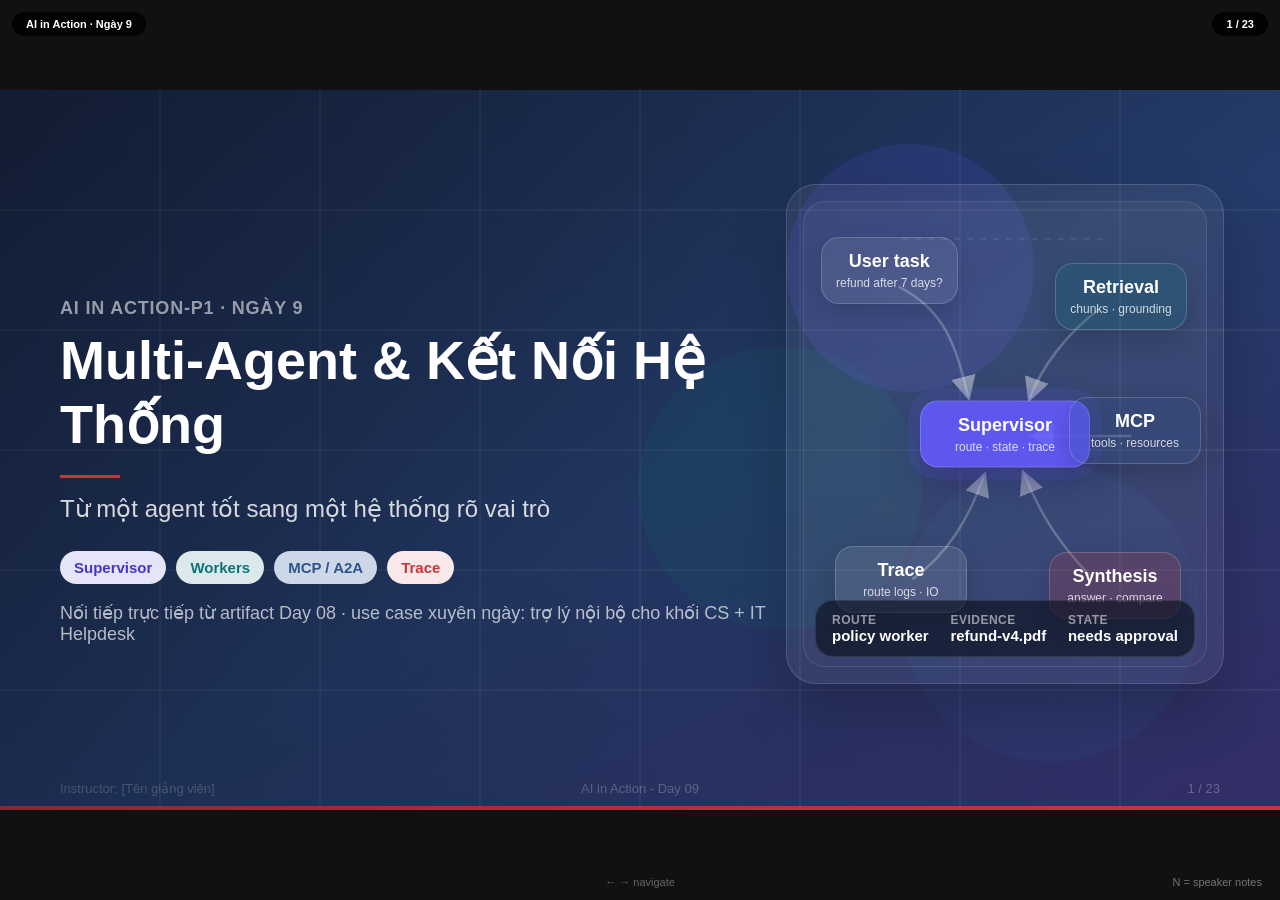
<file: Lecture-Day-08-09-10/day09/lecture-09.html>
<!DOCTYPE html>
<html lang="vi">
<head>
<meta charset="utf-8">
<meta name="viewport" content="width=device-width, initial-scale=1.0">
<title>Day 09 — Multi-Agent & Kết Nối Hệ Thống</title>
<style>

:root {
  --vin-blue: #2e548a;
  --vin-blue-dark: #1a3355;
  --vin-red: #c83538;
  --light-blue: #dce6f5;
  --mid-gray: #8c8c8c;
  --apple-dark: #1d1d1f;
  --apple-gray: #86868b;
  --apple-light: #f5f5f7;
  --teal: #0d7377;
  --teal-light: #e6f4f5;
  --violet: #635bff;
  --violet-dark: #4436c7;
  --violet-light: #efecff;
  --navy: #111827;
  --green: #0e9f6e;
  --green-light: #e6f9f1;
  --amber: #b45309;
  --amber-light: #fff5e7;
  --slide-w: 1280px;
  --slide-h: 720px;
}
* { margin: 0; padding: 0; box-sizing: border-box; }
body {
  background: #111;
  font-family: 'Be Vietnam Pro', 'Inter', 'SF Pro Display', -apple-system, BlinkMacSystemFont, sans-serif;
  overflow: hidden;
  display: flex; align-items: center; justify-content: center; height: 100vh;
}
.presentation { width: var(--slide-w); height: var(--slide-h); position: relative; transform-origin: center center; }
.slide {
  width: var(--slide-w); height: var(--slide-h);
  position: absolute; top: 0; left: 0;
  opacity: 0; visibility: hidden; pointer-events: none;
  transition: opacity 0.35s ease, visibility 0.35s ease;
  display: flex; flex-direction: column;
  z-index: 0;
}
.slide.active { opacity: 1; visibility: visible; pointer-events: auto; z-index: 1; }
.slide.content-slide { background: white; padding: 0 50px; }
.frame-header { padding-top: 30px; }
.frame-header .frame-title { font-size: 32px; font-weight: 700; color: var(--apple-dark); line-height: 1.2; }
.frame-header .frame-sub { font-size: 18px; color: var(--apple-gray); margin-top: 6px; }
.frame-header .thin-rule { height: 1px; background: rgba(0,0,0,0.07); margin-top: 12px; }
.slide-body { flex: 1; padding: 18px 0; color: var(--apple-dark); font-size: 20px; line-height: 1.55; overflow: hidden; min-height: 0; }
.slide-body ul { list-style: none; padding-left: 0; }
.slide-body ul li { padding: 5px 0 5px 24px; position: relative; }
.slide-body ul li::before { content: '—'; color: rgba(134,134,139,0.55); position: absolute; left: 0; }
.slide-body ol { padding-left: 24px; }
.slide-body ol li { padding: 4px 0; }
.credit-footer {
  display: flex; align-items: center; padding: 0 50px 14px 50px;
  font-size: 13px; color: var(--apple-gray); opacity: 0.82; flex-shrink: 0;
  margin-top: auto;
}
.credit-footer .f-left { flex: 1; }
.credit-footer .f-center { flex: 1; text-align: center; }
.credit-footer .f-right { flex: 1; text-align: right; }
.section-slide .credit-footer, .dark-statement .credit-footer, .qa-slide .credit-footer { color: rgba(255,255,255,0.35); position: absolute; bottom: 0; left: 0; right: 0; padding: 0 60px 14px 60px; margin-top: 0; }
.slide.section-slide {
  background: var(--vin-blue); padding: 0 60px; padding-bottom: 45px; justify-content: center;
}
.slide.section-slide::after { content:''; position:absolute; bottom:0; left:0; right:0; height:4px; background:var(--vin-red); }
.section-slide .section-num { position:absolute; right:50px; top:50%; transform:translateY(-50%); font-size:220px; font-weight:900; color:white; opacity:0.06; }
.section-slide .section-title { font-size:38px; font-weight:700; color:white; line-height:1.18; position: relative; z-index: 2; }
.section-slide .section-redline { width:60px; height:3px; background:var(--vin-red); margin:16px 0; position: relative; z-index: 2; }
.section-slide .section-desc { font-size:18px; color:rgba(255,255,255,0.66); max-width:65%; line-height:1.5; position: relative; z-index: 2; }
.slide.dark-statement { background:var(--apple-dark); align-items:center; justify-content:center; text-align:center; padding:70px; padding-bottom:80px; }
.dark-statement .statement-text { font-size:34px; font-weight:700; color:white; line-height:1.5; max-width:88%; }
.stat-row { display:flex; gap:18px; width:100%; }
.stat-card { flex:1; background:var(--apple-light); border-radius:14px; padding:20px 14px; text-align:center; border: 1px solid rgba(0,0,0,0.04); }
.stat-card .number { font-size:40px; font-weight:800; color:var(--vin-red); }
.stat-card.blue .number { color: var(--vin-blue); }
.stat-card.violet .number { color: var(--violet); }
.stat-card.red .number { color: var(--vin-red); }
.stat-card .label { font-size:17px; color:var(--apple-gray); margin-top:8px; line-height:1.35; }
.vin-box { background:rgba(220,230,245,0.45); border-left:4px solid var(--vin-blue); padding:10px 14px; margin-top:12px; font-size:18px; border-radius: 0 10px 10px 0; }
.vin-box .box-title { color:var(--vin-blue); font-weight:700; font-size:18px; margin-bottom:3px; }
.warn-box { background:rgba(200,53,56,0.06); border-left:4px solid var(--vin-red); padding:10px 14px; margin-top:12px; font-size:18px; border-radius: 0 10px 10px 0; }
.slide.qa-slide { background:linear-gradient(135deg, var(--vin-blue-dark), var(--vin-blue)); align-items:center; justify-content:center; text-align:center; padding:80px; }
.qa-slide .qa-title { font-size:56px; font-weight:900; color:white; margin-bottom:20px; }
.qa-slide .qa-prompt { font-size:22px; color:rgba(255,255,255,0.72); max-width:70%; line-height:1.45; }
.slide-badge { position:fixed; top:12px; left:12px; background:rgba(0,0,0,0.78); color:white; padding:6px 14px; border-radius:20px; font-size:11px; font-weight:600; z-index:100; }
.slide-counter { position:fixed; top:12px; right:12px; background:rgba(0,0,0,0.78); color:white; padding:6px 14px; border-radius:20px; font-size:11px; font-weight:600; z-index:100; font-variant-numeric:tabular-nums; }
.nav-hint { position:fixed; bottom:12px; left:50%; transform:translateX(-50%); color:rgba(255,255,255,0.35); font-size:11px; z-index:100; }
.notes-hint { position:fixed; bottom:12px; right:18px; color:rgba(255,255,255,0.42); font-size:11px; z-index:100; }
.hero-slide { position: relative; overflow: hidden; }
.hero-bg { position: absolute; inset: 0; }
.hero-bg svg { width: 100%; height: 100%; display: block; }
.hero-overlay { position: absolute; inset: 0; background: linear-gradient(90deg, rgba(12,17,32,0.35) 0%, rgba(12,17,32,0.10) 55%, rgba(12,17,32,0) 100%); z-index: 1; }
.hero-content { position: relative; z-index: 3; padding-top: 88px; max-width: 760px; }
.hero-kicker { font-size: 18px; color: rgba(255,255,255,0.55); font-weight: 700; letter-spacing: 0.8px; text-transform: uppercase; }
.hero-subtitle { font-size: 24px; color: rgba(255,255,255,0.82); max-width: 640px; line-height: 1.45; position: relative; z-index: 2; }
.hero-caption { margin-top: 18px; font-size: 18px; color: rgba(255,255,255,0.68); max-width: 720px; }
.hero-mini-panel { position: absolute; right: 70px; top: 112px; z-index: 3; width: 320px; background: rgba(255,255,255,0.07); border: 1px solid rgba(255,255,255,0.14); border-radius: 24px; padding: 20px 20px 18px; backdrop-filter: blur(8px); }
.mini-panel-title { font-size: 16px; color: rgba(255,255,255,0.72); text-transform: uppercase; letter-spacing: 0.6px; font-weight: 700; }
.mini-panel-grid { margin-top: 14px; display: flex; flex-direction: column; gap: 10px; }
.mini-panel-item { padding: 12px 14px; background: rgba(17,24,39,0.42); border-radius: 16px; border: 1px solid rgba(255,255,255,0.08); }
.mini-panel-item span { display:block; font-size: 11px; letter-spacing: 0.4px; text-transform: uppercase; color: rgba(255,255,255,0.56); margin-bottom: 4px; }
.mini-panel-item b { display:block; font-size: 18px; color: white; }
.chip-row { display:flex; flex-wrap:wrap; gap:10px; }
.chip-row.compact { gap: 8px; }
.chip { display:inline-flex; align-items:center; gap:8px; border-radius:999px; padding:8px 14px; font-size:15px; font-weight:700; color:var(--apple-dark); }
.chip.blue { background: rgba(220,230,245,0.92); color: var(--vin-blue); }
.chip.teal { background: rgba(230,244,245,0.95); color: var(--teal); }
.chip.red { background: rgba(253,236,236,0.98); color: var(--vin-red); }
.chip.violet { background: rgba(239,236,255,0.96); color: var(--violet-dark); }
.fit-svg { width: 100%; height: auto; display: block; }
.diagram-shell { background: white; border: 1px solid rgba(46,84,138,0.09); border-radius: 18px; padding: 12px; }
.timeline-stack { display:flex; gap:12px; }
.time-band { flex:1; padding:16px 18px; border-radius:16px; display:flex; align-items:center; justify-content:space-between; gap:16px; }
.time-band .band-label { font-size:18px; font-weight:800; text-transform:uppercase; letter-spacing:0.4px; }
.time-band .band-desc { font-size:18px; color:var(--apple-dark); line-height:1.35; }
.time-band.theory { background: rgba(99,91,255,0.08); border:1px solid rgba(99,91,255,0.20); }
.time-band.theory .band-label { color: var(--violet-dark); }
.time-band.practice { background: rgba(13,115,119,0.08); border:1px solid rgba(13,115,119,0.22); }
.time-band.practice .band-label { color: var(--teal); }
.split-panels { display:flex; gap:18px; }
.panel { flex:1; border-radius:18px; padding:20px 20px 18px; border:1px solid rgba(0,0,0,0.05); }
.learn-panel { background: linear-gradient(135deg, rgba(99,91,255,0.06), rgba(46,84,138,0.04)); border-color: rgba(99,91,255,0.12); }
.build-panel { background: linear-gradient(135deg, rgba(13,115,119,0.05), rgba(46,84,138,0.03)); border-color: rgba(13,115,119,0.15); }
.panel-kicker { font-size:14px; font-weight:800; text-transform:uppercase; letter-spacing:0.6px; color:var(--apple-gray); }
.panel-title { font-size:24px; font-weight:800; color:var(--apple-dark); margin-top:6px; margin-bottom:12px; line-height:1.25; }
.clean-list { list-style:none; padding:0; margin:0; }
.clean-list li { padding:6px 0 6px 22px; position:relative; font-size:18px; line-height:1.45; }
.clean-list li::before { content:'—'; position:absolute; left:0; color:rgba(46,84,138,0.58); }
.clean-list.small li { font-size:17px; padding:5px 0 5px 20px; }
.case-banner { background: linear-gradient(90deg, rgba(46,84,138,0.07), rgba(99,91,255,0.07)); border: 1px solid rgba(46,84,138,0.12); border-radius: 18px; padding: 16px 18px; }
.case-banner-label { font-size: 14px; color: var(--apple-gray); font-weight: 800; text-transform: uppercase; letter-spacing: 0.6px; }
.case-banner-title { font-size: 26px; font-weight: 800; color: var(--apple-dark); margin: 4px 0 12px; }
.context-list { font-size:18px; color:var(--apple-dark); line-height:1.75; }
.context-list > div { display:flex; align-items:flex-start; gap:10px; margin-bottom:4px; }
.bullet-square { width:10px; height:10px; background:var(--vin-blue); border-radius:2px; margin-top:10px; flex-shrink:0; }
.take-card { display:flex; align-items:flex-start; gap:14px; background:white; border:1px solid rgba(46,84,138,0.10); border-radius:16px; padding:14px 16px; }
.take-card .take-num { width:34px; height:34px; background:var(--vin-blue); color:white; border-radius:50%; display:flex; align-items:center; justify-content:center; font-weight:800; flex-shrink:0; font-size:18px; }
.take-card .take-text { font-size:18px; line-height:1.45; color:var(--apple-dark); }
.muted { color:var(--apple-gray); }
.activity-rail { display:flex; flex-direction:column; gap:14px; }
.activity-chip { display:inline-flex; align-self:flex-start; background:var(--vin-blue); color:white; font-weight:800; border-radius:999px; padding:9px 14px; font-size:15px; }
.activity-card { background: rgba(46,84,138,0.05); border:1px solid rgba(46,84,138,0.16); border-radius:18px; padding:18px; }
.activity-card.soft-red { background: rgba(200,53,56,0.05); border-color: rgba(200,53,56,0.18); }
.activity-title { font-size: 15px; color: var(--apple-gray); text-transform: uppercase; letter-spacing: 0.6px; font-weight: 800; margin-bottom: 10px; }
.big-output { font-size: 25px; font-weight: 800; line-height: 1.25; color: var(--apple-dark); }
.big-output .muted { display:block; font-size: 18px; font-weight: 500; margin-top: 6px; }
.worksheet-card { flex:1; background: #fbfbfd; border: 1px solid rgba(0,0,0,0.06); border-radius: 20px; padding: 18px; display:flex; flex-direction:column; }
.worksheet-head { font-size: 18px; font-weight: 800; color: var(--apple-dark); margin-bottom: 14px; }
.worksheet-canvas { position: relative; flex:1; background: linear-gradient(180deg, rgba(245,245,247,0.6), rgba(255,255,255,1)); border-radius: 18px; border: 1px dashed rgba(46,84,138,0.22); }
.ws-center { position:absolute; left:50%; top:50%; transform:translate(-50%,-50%); width:170px; height:78px; border-radius:22px; background:var(--vin-blue); color:white; display:flex; align-items:center; justify-content:center; font-size:24px; font-weight:800; text-align:center; padding:0 16px; }
.ws-note { position:absolute; min-width:108px; padding:8px 12px; border-radius:14px; background:white; border:1px solid rgba(0,0,0,0.09); box-shadow:0 4px 18px rgba(0,0,0,0.05); font-size:17px; font-weight:700; text-align:center; }
.ws-note.alert { background: rgba(253,236,236,0.9); color: var(--vin-red); border-color: rgba(200,53,56,0.18); }
.ws-note.n1 { left: 90px; top: 38px; }
.ws-note.n2 { left: 42px; top: 144px; }
.ws-note.n3 { left: 88px; top: 256px; }
.ws-note.n4 { right: 76px; top: 46px; }
.ws-note.n5 { right: 52px; top: 158px; }
.ws-note.n6 { right: 102px; top: 268px; }
.ws-line { position:absolute; height:2px; background:rgba(46,84,138,0.22); transform-origin:left center; }
.ws-line.l1 { width:122px; left:192px; top:92px; transform:rotate(24deg); }
.ws-line.l2 { width:122px; left:178px; top:180px; transform:rotate(0deg); }
.ws-line.l3 { width:122px; left:198px; top:266px; transform:rotate(-22deg); }
.ws-line.l4 { width:118px; right:188px; top:92px; transform:rotate(-22deg); }
.ws-line.l5 { width:114px; right:178px; top:184px; transform:rotate(0deg); }
.ws-line.l6 { width:118px; right:194px; top:268px; transform:rotate(20deg); }
.worksheet-foot { margin-top: 10px; font-size: 16px; color: var(--apple-gray); }
.symptom-grid { display:grid; grid-template-columns:1fr 1fr; gap:16px; }
.symptom-card { border-radius:18px; padding:20px 20px 18px; border:1px solid transparent; min-height:130px; }
.symptom-card .symptom-icon { width:42px; height:42px; border-radius:50%; display:flex; align-items:center; justify-content:center; font-size:20px; font-weight:800; margin-bottom:12px; }
.symptom-card .symptom-title { font-size:23px; font-weight:800; line-height:1.2; color:var(--apple-dark); }
.symptom-card .symptom-desc { margin-top:6px; font-size:18px; color:var(--apple-gray); line-height:1.35; }
.symptom-card.violet { background: rgba(99,91,255,0.07); border-color: rgba(99,91,255,0.18); }
.symptom-card.violet .symptom-icon { background: rgba(99,91,255,0.14); color: var(--violet-dark); }
.symptom-card.blue { background: rgba(46,84,138,0.06); border-color: rgba(46,84,138,0.18); }
.symptom-card.blue .symptom-icon { background: rgba(46,84,138,0.14); color: var(--vin-blue); }
.symptom-card.teal { background: rgba(13,115,119,0.06); border-color: rgba(13,115,119,0.18); }
.symptom-card.teal .symptom-icon { background: rgba(13,115,119,0.14); color: var(--teal); }
.symptom-card.red { background: rgba(200,53,56,0.06); border-color: rgba(200,53,56,0.18); }
.symptom-card.red .symptom-icon { background: rgba(200,53,56,0.14); color: var(--vin-red); }
.dark-banner { background: var(--apple-dark); color: rgba(255,255,255,0.85); border-radius: 16px; padding: 16px 18px; font-size: 19px; line-height: 1.45; }
.pattern-grid { display:grid; grid-template-columns:1fr 1fr; gap:16px; }
.pattern-card { border-radius:18px; padding:16px; border:1px solid transparent; background:white; }
.pattern-card.violet { background: rgba(99,91,255,0.05); border-color: rgba(99,91,255,0.15); }
.pattern-card.blue { background: rgba(46,84,138,0.05); border-color: rgba(46,84,138,0.16); }
.pattern-card.red { background: rgba(200,53,56,0.05); border-color: rgba(200,53,56,0.16); }
.pattern-card.teal { background: rgba(13,115,119,0.05); border-color: rgba(13,115,119,0.16); }
.pattern-top { display:flex; align-items:flex-start; justify-content:space-between; gap:14px; }
.pattern-name { font-size:22px; font-weight:800; color:var(--apple-dark); }
.pattern-when { font-size:14px; color:var(--apple-gray); max-width:170px; text-align:right; line-height:1.35; }
.pattern-diagram { height:72px; margin:14px 0 12px; display:flex; align-items:center; justify-content:center; }
.pattern-warning { font-size:16px; color:var(--apple-gray); line-height:1.35; }
.mini-nodes { display:flex; gap:14px; align-items:center; }
.mini-nodes .n { width:44px; height:44px; border-radius:50%; display:flex; align-items:center; justify-content:center; font-weight:800; border:2px solid var(--teal); color:var(--teal); background:white; }
.mini-nodes .n.main { width:58px; height:58px; border-color:var(--violet); color:white; background:var(--violet); }
.mini-flow { display:flex; gap:12px; align-items:center; }
.mini-flow span { width:52px; height:52px; border-radius:16px; display:flex; align-items:center; justify-content:center; font-weight:800; background:rgba(46,84,138,0.12); color:var(--vin-blue); }
.mini-flow i { width:28px; height:4px; background:var(--vin-blue); border-radius:4px; display:block; }
.mini-debate { display:flex; gap:14px; align-items:center; }
.mini-debate span { min-width:60px; padding:14px 14px; border-radius:16px; font-weight:800; background:white; border:1px solid rgba(200,53,56,0.16); color:var(--vin-red); text-align:center; }
.mini-debate span:last-child { border-color:rgba(46,84,138,0.18); color:var(--vin-blue); }
.mini-hier { display:grid; grid-template-columns:repeat(3, auto); gap:12px; align-items:center; justify-content:center; }
.mini-hier span { min-width:52px; padding:12px 12px; border-radius:14px; font-weight:800; text-align:center; background:white; border:1px solid rgba(13,115,119,0.18); color:var(--teal); }
.mini-hier .boss { grid-column:1 / span 3; background:rgba(13,115,119,0.12); }
.alt-cards .scenario-card { flex:1; background:white; border-radius:18px; border:1px solid rgba(0,0,0,0.06); overflow:hidden; }
.scenario-head { padding:12px 16px; font-size:16px; font-weight:800; text-transform:uppercase; letter-spacing:0.5px; color:white; background:var(--vin-blue); }
.scenario-body { padding:18px 16px 12px; font-size:23px; font-weight:800; line-height:1.25; color:var(--apple-dark); min-height:110px; }
.scenario-foot { padding:0 16px 18px; font-size:16px; color:var(--vin-blue); font-weight:700; display:flex; flex-direction:column; gap:8px; }
.scenario-foot span { color:var(--apple-gray); font-weight:500; }
.pattern-select-board { display:grid; grid-template-columns:1.05fr 0.8fr 1fr; gap:14px; }
.board-col { background:var(--apple-light); border-radius:18px; padding:18px; min-height:120px; }
.board-col.risk { background:rgba(200,53,56,0.05); }
.board-col.why { background:rgba(99,91,255,0.05); }
.board-title { font-size:18px; font-weight:800; color:var(--apple-dark); margin-bottom:12px; }
.board-pills { display:flex; flex-wrap:wrap; gap:8px; }
.legend-pill { display:inline-flex; align-items:center; justify-content:center; border-radius:999px; padding:8px 12px; font-size:14px; font-weight:800; }
.legend-pill.violet { background:rgba(99,91,255,0.12); color:var(--violet-dark); }
.legend-pill.blue { background:rgba(46,84,138,0.12); color:var(--vin-blue); }
.legend-pill.red { background:rgba(200,53,56,0.12); color:var(--vin-red); }
.legend-pill.teal { background:rgba(13,115,119,0.12); color:var(--teal); }
.board-line { height:52px; border-radius:12px; border:1px dashed rgba(0,0,0,0.16); }
.role-split { display:flex; flex-direction:column; gap:14px; }
.role-box { border-radius:18px; padding:18px; border:1px solid transparent; }
.role-box.violet { background:rgba(99,91,255,0.06); border-color:rgba(99,91,255,0.18); }
.role-box.teal { background:rgba(13,115,119,0.06); border-color:rgba(13,115,119,0.18); }
.role-title { font-size:18px; font-weight:800; margin-bottom:10px; color:var(--apple-dark); }
.compact3 .card { min-height: 94px; }
.three-cards { display:flex; gap:16px; width:100%; }
.three-cards .card { flex:1; border-radius:14px; padding:18px; border:1.5px solid; }
.three-cards .card.gray { border-color:var(--mid-gray); background:rgba(140,140,140,0.06); }
.three-cards .card.blue { border-color:var(--vin-blue); background:rgba(46,84,138,0.04); }
.three-cards .card.red { border-color:var(--vin-red); background:rgba(200,53,56,0.04); }
.three-cards .card.teal { border-color:var(--teal); background:rgba(13,115,119,0.04); }
.three-cards .card.violet { border-color:var(--violet); background:rgba(99,91,255,0.05); }
.three-cards .card .card-title { font-weight:700; font-size:16px; margin-bottom:8px; padding:6px 10px; border-radius:8px; color:white; display:inline-block; }
.three-cards .card.gray .card-title { background:var(--mid-gray); }
.three-cards .card.blue .card-title { background:var(--vin-blue); }
.three-cards .card.red .card-title { background:var(--vin-red); }
.three-cards .card.teal .card-title { background:var(--teal); }
.three-cards .card.violet .card-title { background:var(--violet); }
.three-cards .card .card-body { font-size:18px; line-height:1.4; }
.code-panel { border-radius:18px; background:#0f172a; overflow:hidden; border:1px solid #1f2937; }
.code-panel .code-head { padding:12px 16px; background:#111827; color:#e5e7eb; font-size:15px; font-weight:800; letter-spacing:0.4px; text-transform:uppercase; }
.code-panel .code-body { padding:18px 18px 16px; color:#dbeafe; font-size:18px; line-height:1.55; font-family: ui-monospace, SFMono-Regular, Menlo, monospace; }
.code-panel.slim .code-body { font-size:17px; }
.code-tags { padding:0 18px 16px; display:flex; gap:8px; }
.tag { display:inline-flex; align-items:center; border-radius:999px; padding:7px 10px; font-size:13px; font-weight:800; letter-spacing:0.2px; }
.tag.blue { background:rgba(46,84,138,0.18); color:#93c5fd; }
.tag.teal { background:rgba(13,115,119,0.18); color:#99f6e4; }
.tag.violet { background:rgba(99,91,255,0.18); color:#c4b5fd; }
.compare-rail { display:flex; flex-direction:column; gap:14px; }
.compare-box { border-radius:18px; padding:18px; }
.compare-box.blue { background:rgba(46,84,138,0.05); border:1px solid rgba(46,84,138,0.16); }
.compare-box.red { background:rgba(200,53,56,0.05); border:1px solid rgba(200,53,56,0.16); }
.compare-title { font-size:18px; font-weight:800; color:var(--apple-dark); margin-bottom:6px; }
.compare-desc { font-size:18px; color:var(--apple-gray); line-height:1.4; }
.analogy-card { background:linear-gradient(135deg, rgba(99,91,255,0.07), rgba(46,84,138,0.05)); border:1px solid rgba(99,91,255,0.16); border-radius:18px; padding:18px; }
.analogy-kicker { font-size:14px; font-weight:800; text-transform:uppercase; letter-spacing:0.6px; color:var(--apple-gray); }
.analogy-title { font-size:28px; font-weight:800; color:var(--apple-dark); margin:4px 0 8px; }
.analogy-text { font-size:18px; color:var(--apple-gray); line-height:1.45; }
.security-stack { display:flex; flex-direction:column; gap:12px; }
.security-card { border-radius:18px; padding:16px 18px; border:1px solid transparent; }
.security-card.violet { background:rgba(99,91,255,0.06); border-color:rgba(99,91,255,0.18); }
.security-card.blue { background:rgba(46,84,138,0.06); border-color:rgba(46,84,138,0.18); }
.security-card.teal { background:rgba(13,115,119,0.06); border-color:rgba(13,115,119,0.18); }
.security-card.red { background:rgba(200,53,56,0.06); border-color:rgba(200,53,56,0.18); }
.security-title { font-size:18px; font-weight:800; color:var(--apple-dark); margin-bottom:6px; }
.security-body { font-size:17px; color:var(--apple-gray); line-height:1.4; }
.classify-board { position:relative; background:linear-gradient(180deg, #fbfbfd, #f6f7fb); border:1px solid rgba(0,0,0,0.06); border-radius:20px; padding:18px; display:grid; grid-template-columns:1fr 1fr; gap:14px; align-content:start; }
.classify-column { padding:16px; border-radius:18px; min-height:118px; }
.classify-column.violet { background:rgba(99,91,255,0.07); border:1px dashed rgba(99,91,255,0.22); }
.classify-column.blue { background:rgba(46,84,138,0.07); border:1px dashed rgba(46,84,138,0.22); }
.classify-title { font-size:28px; font-weight:800; color:var(--apple-dark); }
.classify-sub { font-size:16px; color:var(--apple-gray); margin-top:4px; }
.sticky-wrap { grid-column:1 / span 2; display:grid; grid-template-columns:repeat(3, 1fr); gap:12px; margin-top:4px; }
.sticky-card { background:white; border:1px solid rgba(0,0,0,0.08); border-radius:16px; padding:14px; font-size:16px; font-weight:700; line-height:1.35; box-shadow:0 5px 18px rgba(0,0,0,0.04); }
.rule-bar { grid-column:1 / span 2; margin-top:2px; background:var(--apple-dark); color:rgba(255,255,255,0.82); border-radius:14px; padding:12px 14px; font-size:17px; }
.langgraph-notes { display:flex; flex-direction:column; }
.key-grid { display:grid; grid-template-columns:1fr 1fr; gap:12px; }
.key-card { border-radius:16px; background:var(--apple-light); border:1px solid rgba(0,0,0,0.04); padding:14px 16px; display:flex; flex-direction:column; gap:4px; }
.key-card b { font-size:18px; color:var(--apple-dark); text-transform:lowercase; }
.key-card span { font-size:16px; color:var(--apple-gray); line-height:1.35; }
.sprint-track { display:flex; flex-direction:column; gap:14px; }
.sprint-card { display:flex; align-items:center; gap:16px; border-radius:18px; padding:18px; border:1px solid transparent; }
.sprint-card .snum { width:46px; height:46px; border-radius:50%; background:white; display:flex; align-items:center; justify-content:center; font-size:22px; font-weight:900; flex-shrink:0; }
.sprint-card small { font-size:16px; color:var(--apple-gray); }
.sprint-card.violet { background:rgba(99,91,255,0.07); border-color:rgba(99,91,255,0.18); }
.sprint-card.violet .snum { color:var(--violet-dark); }
.sprint-card.blue { background:rgba(46,84,138,0.06); border-color:rgba(46,84,138,0.18); }
.sprint-card.blue .snum { color:var(--vin-blue); }
.sprint-card.teal { background:rgba(13,115,119,0.06); border-color:rgba(13,115,119,0.18); }
.sprint-card.teal .snum { color:var(--teal); }
.sprint-card.red { background:rgba(200,53,56,0.06); border-color:rgba(200,53,56,0.18); }
.sprint-card.red .snum { color:var(--vin-red); }
.mini-arch-card { border-radius:18px; background:var(--apple-dark); color:white; padding:18px; }
.mini-arch-title { font-size:18px; font-weight:800; margin-bottom:10px; }
.mini-arch-line { font-size:18px; line-height:1.5; color:rgba(255,255,255,0.8); }
.guide-column { display:flex; flex-direction:column; gap:14px; }
.guide-card { border-radius:18px; padding:18px; border:1px solid transparent; }
.guide-card.violet { background:rgba(99,91,255,0.07); border-color:rgba(99,91,255,0.18); }
.guide-card.blue { background:rgba(46,84,138,0.06); border-color:rgba(46,84,138,0.18); }
.guide-card.teal { background:rgba(13,115,119,0.06); border-color:rgba(13,115,119,0.18); }
.guide-card.red { background:rgba(200,53,56,0.06); border-color:rgba(200,53,56,0.18); }
.guide-head { font-size:14px; font-weight:800; text-transform:uppercase; letter-spacing:0.6px; color:var(--apple-gray); }
.guide-title { font-size:24px; font-weight:800; color:var(--apple-dark); margin:6px 0 10px; line-height:1.25; }
.folder-tree { border-radius:18px; background:#111827; color:#e5e7eb; overflow:hidden; }
.folder-tree .tree-head { padding:12px 16px; background:#0f172a; font-size:15px; font-weight:800; text-transform:uppercase; letter-spacing:0.5px; }
.folder-tree pre { margin:0; padding:16px 18px 18px; font-size:17px; line-height:1.55; font-family: ui-monospace, SFMono-Regular, Menlo, monospace; white-space:pre-wrap; }
.checklist-panel { border-radius:18px; background:var(--apple-light); padding:16px 18px; }
.checkbox-list { list-style:none; padding:0; margin:0; }
.checkbox-list li { padding:4px 0; font-size:18px; }
.checkbox-list li::before { content:'±0'; margin-right:8px; color:var(--apple-gray); }
.checkbox-list.compact li { font-size:17px; }
.compact-clean li { font-size:16px; padding:4px 0 4px 20px; }
.rubric-grid { display:grid; grid-template-columns:1fr 1fr; gap:10px; }
.rubric-mini { background:var(--apple-dark); color:white; border-radius:16px; padding:14px 16px; min-height:88px; display:flex; flex-direction:column; justify-content:space-between; }
.rubric-mini span { font-size:16px; line-height:1.3; color:rgba(255,255,255,0.78); }
.rubric-mini b { font-size:26px; line-height:1; align-self:flex-end; }
.deliver-box { border-radius:18px; padding:16px 18px; background:rgba(46,84,138,0.05); border:1px solid rgba(46,84,138,0.16); }
.deliver-box.muted-box { background:rgba(99,91,255,0.05); border-color:rgba(99,91,255,0.16); }
.deliver-head { font-size:18px; font-weight:800; color:var(--apple-dark); margin-bottom:8px; }
.deliver-copy { font-size:17px; line-height:1.45; color:var(--apple-gray); }
.rubric-bars { background:var(--apple-dark); color:white; border-radius:18px; padding:16px 18px; display:flex; flex-direction:column; gap:10px; }
.rubric-row { display:flex; align-items:center; justify-content:space-between; gap:12px; font-size:17px; }
.rubric-row span { color:rgba(255,255,255,0.78); }
.rubric-row b { font-size:19px; }
.trace-shell { background: #0f172a; border-radius: 22px; padding: 12px; }
.preview-side { display:flex; flex-direction:column; gap:18px; }
.takeaway-stack { display:flex; flex-direction:column; gap:12px; }
.flow-preview { display:flex; align-items:center; justify-content:center; gap:8px; padding-top:8px; }
.flow-box { padding:12px 14px; border-radius:10px; text-align:center; font-size:18px; font-weight:700; }
.flow-box.blue { background:var(--vin-blue); color:white; }
.flow-box.teal { background:var(--teal); color:white; }
.flow-box.gate { background:var(--vin-red); color:white; font-size:15px; padding:6px 8px; clip-path:polygon(50% 0%, 100% 50%, 50% 100%, 0% 50%); width:54px; height:54px; display:flex; align-items:center; justify-content:center; }
.flow-sub { font-size:14px; font-weight:400; opacity:0.8; margin-top:2px; }
.flow-arrow { font-size:22px; color:var(--vin-blue); opacity:0.45; padding:0 2px; }
.notes { display:none; }
.notes-panel { position:fixed; left:24px; right:24px; bottom:34px; max-height:34vh; overflow:auto; background:rgba(11,17,32,0.95); color:white; border:1px solid rgba(255,255,255,0.12); border-radius:18px; padding:16px 18px; z-index:160; display:none; box-shadow:0 24px 60px rgba(0,0,0,0.35); }
body.notes-open .notes-panel { display:block; }
.note-block + .note-block { margin-top: 10px; }
.note-kicker { font-size: 12px; letter-spacing: 0.6px; text-transform: uppercase; color: rgba(255,255,255,0.62); font-weight: 800; margin-bottom: 4px; }
.notes-panel p { font-size: 16px; line-height: 1.45; color: rgba(255,255,255,0.88); }
.notes-empty { color: rgba(255,255,255,0.72); font-size: 15px; }


/* --- Revision 2: robust diagrams + deeper knowledge slides --- */
.hero-orch-board { position:absolute; right:56px; top:94px; width:438px; height:500px; z-index:3; border-radius:30px; background:rgba(255,255,255,0.06); border:1px solid rgba(255,255,255,0.14); box-shadow:0 28px 60px rgba(0,0,0,0.20); overflow:hidden; }
.hero-orch-board .board-bg { position:absolute; inset:0; }
.hero-orch-board .board-bg svg { width:100%; height:100%; display:block; }
.hero-orch-board .board-frame { position:absolute; inset:16px; border-radius:22px; border:1px solid rgba(255,255,255,0.10); background:linear-gradient(180deg, rgba(255,255,255,0.04), rgba(255,255,255,0.02)); }
.orch-node { position:absolute; min-width:132px; padding:13px 14px 12px; border-radius:18px; text-align:center; border:1px solid rgba(255,255,255,0.18); box-shadow:0 10px 24px rgba(0,0,0,0.15); }
.orch-node .node-title { font-size:18px; font-weight:800; color:white; }
.orch-node .node-sub { margin-top:4px; font-size:12px; line-height:1.25; color:rgba(255,255,255,0.78); }
.orch-node.supervisor { left:50%; top:50%; width:170px; transform:translate(-50%,-50%); background:rgba(99,91,255,0.88); box-shadow:0 0 0 12px rgba(99,91,255,0.12), 0 16px 38px rgba(41,35,107,0.45); }
.orch-node.request { left:34px; top:52px; background:rgba(255,255,255,0.08); }
.orch-node.retrieval { right:36px; top:78px; background:rgba(13,115,119,0.22); }
.orch-node.mcp { right:22px; top:212px; background:rgba(46,84,138,0.22); }
.orch-node.synthesis { right:42px; bottom:64px; background:rgba(200,53,56,0.20); }
.orch-node.trace { left:48px; bottom:70px; background:rgba(255,255,255,0.10); }
.hero-log-strip { position:absolute; left:28px; right:28px; bottom:26px; border-radius:18px; background:rgba(11,17,32,0.65); border:1px solid rgba(255,255,255,0.10); padding:12px 16px; display:flex; gap:10px; justify-content:space-between; align-items:center; }
.hero-log-label { font-size:12px; text-transform:uppercase; letter-spacing:0.5px; color:rgba(255,255,255,0.54); font-weight:700; }
.hero-log-value { font-size:15px; color:white; font-weight:700; }

.overload-template { flex:1; background:#fbfbfd; border:1px solid rgba(0,0,0,0.06); border-radius:20px; padding:18px; display:flex; flex-direction:column; }
.overload-head { font-size:15px; font-weight:800; text-transform:uppercase; letter-spacing:0.5px; color:var(--apple-gray); margin-bottom:10px; }
.overload-map { position:relative; flex:1; min-height:360px; border-radius:18px; border:1px dashed rgba(46,84,138,0.22); background:linear-gradient(180deg, rgba(245,245,247,0.7), rgba(255,255,255,1)); overflow:hidden; }
.overload-map svg { position:absolute; inset:0; width:100%; height:100%; z-index:1; }
.overload-grid { position:relative; z-index:2; display:grid; grid-template-columns:1fr 1.05fr 1fr; grid-template-rows:1fr 1fr 1fr; gap:14px 18px; height:100%; padding:22px; align-items:center; }
.overload-node { background:white; border:1px solid rgba(0,0,0,0.08); border-radius:14px; padding:10px 12px; text-align:center; font-size:17px; font-weight:700; box-shadow:0 8px 20px rgba(0,0,0,0.04); }
.overload-node.alert { background:rgba(253,236,236,0.94); color:var(--vin-red); border-color:rgba(200,53,56,0.16); }
.overload-center { background:var(--vin-blue); color:white; border-radius:22px; padding:22px 12px; text-align:center; font-size:24px; font-weight:800; line-height:1.2; box-shadow:0 18px 30px rgba(46,84,138,0.16); }
.overload-grid .n-plan { grid-column:1; grid-row:1; }
.overload-grid .n-synth { grid-column:3; grid-row:1; }
.overload-grid .n-retrieve { grid-column:1; grid-row:2; }
.overload-grid .center-wrap { grid-column:2; grid-row:2; }
.overload-grid .n-retry { grid-column:3; grid-row:2; }
.overload-grid .n-tool { grid-column:1; grid-row:3; }
.overload-grid .n-bottle { grid-column:3; grid-row:3; }
.overload-foot { margin-top:10px; font-size:16px; color:var(--apple-gray); }

.sw-board { flex:1.1; background:#fbfbfd; border:1px solid rgba(0,0,0,0.06); border-radius:20px; padding:18px; display:grid; grid-template-columns:96px 34px 168px 42px 1fr 118px; gap:10px; align-items:center; }
.sw-block { border-radius:16px; padding:14px 12px; text-align:center; border:1px solid rgba(0,0,0,0.08); background:white; }
.sw-block .sw-title { font-size:18px; font-weight:800; color:var(--apple-dark); }
.sw-block .sw-sub { margin-top:4px; font-size:12px; line-height:1.25; color:var(--apple-gray); }
.sw-request { background:#f5f5f7; }
.sw-supervisor { background:rgba(99,91,255,0.10); border-color:rgba(99,91,255,0.18); box-shadow:0 0 0 8px rgba(99,91,255,0.05); }
.sw-supervisor .sw-title { color:var(--violet-dark); }
.sw-arrow-col { display:flex; align-items:center; justify-content:center; font-size:34px; font-weight:800; color:#9eb1cb; }
.sw-split { position:relative; min-height:230px; display:flex; align-items:center; justify-content:center; }
.sw-split::before { content:''; width:2px; height:76%; background:rgba(46,84,138,0.25); border-radius:4px; }
.sw-split::after { content:'➜'; position:absolute; color:#9eb1cb; font-size:28px; font-weight:800; left:50%; top:50%; transform:translate(-50%,-50%); }
.sw-workers { display:flex; flex-direction:column; gap:10px; }
.sw-worker { border-radius:16px; padding:12px 14px; border:1px solid transparent; background:white; }
.sw-worker b { display:block; font-size:17px; }
.sw-worker small { display:block; font-size:12px; margin-top:3px; color:var(--apple-gray); }
.sw-worker.teal { background:rgba(13,115,119,0.07); border-color:rgba(13,115,119,0.18); }
.sw-worker.blue { background:rgba(46,84,138,0.06); border-color:rgba(46,84,138,0.18); }
.sw-worker.red { background:rgba(200,53,56,0.06); border-color:rgba(200,53,56,0.18); }
.sw-sidecol { display:flex; flex-direction:column; gap:10px; }
.sw-sidecol .sw-block { background:#111827; border-color:#374151; }
.sw-sidecol .sw-title { color:white; font-size:17px; }
.sw-sidecol .sw-sub { color:#cbd5e1; }

.refactor-layout { display:grid; grid-template-columns:1fr 70px 1.06fr; gap:14px; align-items:stretch; }
.arch-card { border-radius:20px; border:1px solid rgba(0,0,0,0.06); background:#fbfbfd; padding:18px; }
.arch-head { font-size:24px; font-weight:800; text-align:center; margin-bottom:14px; }
.arch-head.gray { color:var(--mid-gray); }
.arch-head.violet { color:var(--violet); }
.monolith-board { position:relative; height:238px; border-radius:18px; background:white; border:1px solid rgba(0,0,0,0.06); overflow:hidden; }
.monolith-core { position:absolute; left:50%; top:50%; transform:translate(-50%,-50%); width:194px; height:94px; border-radius:26px; background:var(--vin-blue); color:white; display:flex; flex-direction:column; align-items:center; justify-content:center; font-size:29px; font-weight:800; box-shadow:0 18px 34px rgba(46,84,138,0.18); }
.monolith-core span { font-size:13px; font-weight:500; color:rgba(255,255,255,0.78); margin-top:6px; }
.mono-tag { position:absolute; min-width:96px; padding:8px 10px; border-radius:14px; text-align:center; font-size:16px; font-weight:700; color:#4b5563; background:#f5f5f7; border:1px solid rgba(0,0,0,0.08); }
.mono-tag.t1 { left:34px; top:34px; }
.mono-tag.t2 { right:30px; top:34px; }
.mono-tag.t3 { left:36px; bottom:34px; }
.mono-tag.t4 { right:30px; bottom:34px; }
.mono-svg { position:absolute; inset:0; width:100%; height:100%; }
.refactor-arrow { display:flex; align-items:center; justify-content:center; font-size:50px; color:#a9b6c9; font-weight:800; }
.after-board { border-radius:18px; background:white; border:1px solid rgba(0,0,0,0.06); padding:18px; height:238px; display:grid; grid-template-columns:1fr 1.08fr 104px; gap:12px; align-items:center; }
.after-sup { background:rgba(99,91,255,0.11); border:1px solid rgba(99,91,255,0.18); border-radius:18px; padding:12px; text-align:center; }
.after-sup b { color:var(--violet-dark); font-size:20px; }
.after-sup span { display:block; font-size:12px; margin-top:5px; color:var(--apple-gray); }
.after-workers { display:flex; flex-direction:column; gap:10px; }
.after-workers .sw-worker b { font-size:16px; }
.after-trace { background:#111827; border-radius:16px; padding:14px 10px; text-align:center; color:white; border:1px solid #374151; }
.after-trace b { display:block; font-size:18px; }
.after-trace span { display:block; font-size:12px; margin-top:4px; color:#cbd5e1; }

.lane-board { flex:1.04; display:flex; flex-direction:column; gap:14px; }
.lane-card { border-radius:18px; padding:16px; border:1px solid rgba(0,0,0,0.06); background:#fbfbfd; }
.lane-card .lane-kicker { font-size:14px; font-weight:800; text-transform:uppercase; letter-spacing:0.5px; color:var(--apple-gray); }
.lane-card .lane-title { font-size:23px; font-weight:800; color:var(--apple-dark); margin-top:4px; }
.lane-flow { margin-top:12px; display:flex; align-items:center; gap:12px; }
.lane-box { flex:1; border-radius:16px; padding:12px 10px; text-align:center; border:1px solid transparent; background:white; }
.lane-box b { display:block; font-size:17px; }
.lane-box span { display:block; font-size:12px; margin-top:4px; color:var(--apple-gray); }
.lane-box.violet { background:rgba(99,91,255,0.10); border-color:rgba(99,91,255,0.18); }
.lane-box.blue { background:rgba(46,84,138,0.06); border-color:rgba(46,84,138,0.18); }
.lane-box.teal { background:rgba(13,115,119,0.06); border-color:rgba(13,115,119,0.18); }
.lane-box.dark { background:#111827; border-color:#374151; }
.lane-box.dark b, .lane-box.dark span { color:white; }
.lane-box.dark span { color:#cbd5e1; }
.lane-arrow { font-size:28px; font-weight:800; color:#9eb1cb; }

.graph-board2 { flex:1.08; background:#fbfbfd; border:1px solid rgba(0,0,0,0.06); border-radius:20px; padding:16px; }
.graph-canvas { position:relative; height:348px; border-radius:18px; background:white; border:1px solid rgba(0,0,0,0.05); overflow:hidden; }
.graph-links { position:absolute; inset:0; width:100%; height:100%; z-index:1; }
.graph-node { position:absolute; z-index:2; border-radius:16px; padding:11px 12px; text-align:center; border:1px solid rgba(0,0,0,0.08); background:white; box-shadow:0 8px 24px rgba(17,24,39,0.05); }
.graph-node b { display:block; font-size:17px; }
.graph-node span { display:block; font-size:12px; line-height:1.25; margin-top:4px; color:var(--apple-gray); }
.graph-node.input { left:22px; top:126px; width:100px; background:#f5f5f7; }
.graph-node.supervisor { left:146px; top:40px; width:156px; background:rgba(99,91,255,0.11); border-color:rgba(99,91,255,0.18); }
.graph-node.supervisor b { color:var(--violet-dark); }
.graph-node.state { left:146px; top:234px; width:156px; background:rgba(245,245,247,0.95); }
.graph-node.state b { color:var(--apple-dark); }
.graph-node.retrieval { left:348px; top:28px; width:146px; background:rgba(13,115,119,0.07); border-color:rgba(13,115,119,0.18); }
.graph-node.retrieval b { color:var(--teal); }
.graph-node.tool { left:348px; top:128px; width:146px; background:rgba(46,84,138,0.06); border-color:rgba(46,84,138,0.18); }
.graph-node.tool b { color:var(--vin-blue); }
.graph-node.synthesis { left:348px; top:228px; width:146px; background:rgba(200,53,56,0.06); border-color:rgba(200,53,56,0.18); }
.graph-node.synthesis b { color:var(--vin-red); }
.graph-node.review { left:526px; top:96px; width:108px; background:#111827; border-color:#374151; }
.graph-node.review b, .graph-node.review span { color:white; }
.graph-node.review span { color:#cbd5e1; }
.graph-node.output { left:526px; top:238px; width:108px; background:#f5f5f7; }
.graph-stage { position:absolute; z-index:3; font-size:11px; font-weight:800; color:#4b5563; background:rgba(255,255,255,0.98); padding:4px 8px; border-radius:999px; border:1px solid rgba(0,0,0,0.05); }
.graph-stage.s1 { left:164px; top:16px; }
.graph-stage.s2 { left:372px; top:16px; }
.graph-stage.s3 { left:540px; top:16px; }

.report-auth-box { border-radius:18px; padding:14px 16px; background:rgba(99,91,255,0.06); border:1px solid rgba(99,91,255,0.16); }
.report-auth-head { font-size:18px; font-weight:800; color:var(--violet-dark); margin-bottom:10px; }
.report-outline { display:flex; flex-direction:column; gap:8px; }
.report-item { background:white; border:1px solid rgba(0,0,0,0.06); border-radius:14px; padding:9px 12px; }
.report-item b { display:block; font-size:15px; color:var(--apple-dark); margin-bottom:3px; }
.report-item span { display:block; font-size:13px; color:var(--apple-gray); line-height:1.33; }
.report-footnote { margin-top:8px; font-size:13px; line-height:1.35; color:var(--apple-gray); }
.report-footnote b { color:var(--apple-dark); }

.deep-dual { display:flex; gap:20px; align-items:stretch; }
.deep-panel { flex:1; border-radius:20px; padding:18px; border:1px solid rgba(0,0,0,0.06); background:#fbfbfd; }
.deep-panel.violet { background:rgba(99,91,255,0.05); border-color:rgba(99,91,255,0.16); }
.deep-panel.blue { background:rgba(46,84,138,0.05); border-color:rgba(46,84,138,0.16); }
.deep-panel .deep-kicker { font-size:14px; font-weight:800; text-transform:uppercase; letter-spacing:0.5px; color:var(--apple-gray); }
.deep-panel .deep-title { font-size:24px; font-weight:800; margin-top:6px; color:var(--apple-dark); }
.deep-example { margin-top:12px; background:white; border:1px solid rgba(0,0,0,0.06); border-radius:16px; padding:12px 14px; font-size:16px; line-height:1.45; color:var(--apple-dark); }
.deep-rule { margin-top:14px; border-radius:16px; background:var(--apple-dark); color:white; padding:14px 16px; font-size:18px; line-height:1.4; }
.deep-rule b { color:white; }
.signal-wrap { display:flex; gap:20px; align-items:stretch; }
.signal-grid { flex:1.06; display:grid; grid-template-columns:1fr 1fr; gap:14px; }
.signal-card { border-radius:18px; padding:18px; border:1px solid rgba(0,0,0,0.06); background:#fbfbfd; }
.signal-card b { display:block; font-size:18px; color:var(--apple-dark); }
.signal-card span { display:block; margin-top:6px; font-size:16px; color:var(--apple-gray); line-height:1.35; }
.signal-card.violet { background:rgba(99,91,255,0.05); border-color:rgba(99,91,255,0.16); }
.signal-card.blue { background:rgba(46,84,138,0.05); border-color:rgba(46,84,138,0.16); }
.signal-card.red { background:rgba(200,53,56,0.05); border-color:rgba(200,53,56,0.16); }
.signal-card.teal { background:rgba(13,115,119,0.05); border-color:rgba(13,115,119,0.16); }
.hitl-box { flex:0.94; border-radius:20px; background:#111827; border:1px solid #374151; padding:18px; color:white; }
.hitl-title { font-size:24px; font-weight:800; }
.hitl-list { margin-top:14px; display:flex; flex-direction:column; gap:10px; }
.hitl-item { border-radius:14px; padding:10px 12px; background:#1f2937; border:1px solid #334155; }
.hitl-item b { display:block; font-size:16px; color:white; }
.hitl-item span { display:block; font-size:13px; line-height:1.35; color:#cbd5e1; margin-top:4px; }
.hitl-rule { margin-top:14px; border-radius:14px; background:rgba(255,255,255,0.06); padding:12px 14px; font-size:16px; line-height:1.4; color:#e5e7eb; }

</style>
</head>
<body>
<div class="slide-badge">AI in Action · Ngày 9</div>
<div class="slide-counter" id="counter">1 / 21</div>
<div class="nav-hint">&larr; &rarr; navigate</div>
<div class="notes-hint">N = speaker notes</div>
<div class="notes-panel" id="notes-panel"></div>
<div class="presentation" id="pres">

<div class="slide section-slide hero-slide active" data-slide-id="D9-S01">
  <div class="hero-bg">
    <svg viewBox="0 0 1280 720" xmlns="http://www.w3.org/2000/svg" class="hero-svg" aria-hidden="true">
      <defs>
        <linearGradient id="heroGrad2" x1="0" x2="1" y1="0" y2="1">
          <stop offset="0%" stop-color="#15223c"/>
          <stop offset="54%" stop-color="#243b69"/>
          <stop offset="100%" stop-color="#332d66"/>
        </linearGradient>
      </defs>
      <rect width="1280" height="720" fill="url(#heroGrad2)"/>
      <g opacity="0.11" stroke="white">
        <path d="M0 120 H1280"/><path d="M0 240 H1280"/><path d="M0 360 H1280"/><path d="M0 480 H1280"/><path d="M0 600 H1280"/>
        <path d="M160 0 V720"/><path d="M320 0 V720"/><path d="M480 0 V720"/><path d="M640 0 V720"/><path d="M800 0 V720"/><path d="M960 0 V720"/><path d="M1120 0 V720"/>
      </g>
      <circle cx="910" cy="178" r="124" fill="#635bff" opacity="0.15"/>
      <circle cx="1050" cy="522" r="150" fill="#2e548a" opacity="0.17"/>
      <circle cx="780" cy="398" r="142" fill="#0d7377" opacity="0.13"/>
    </svg>
  </div>
  <div class="hero-overlay"></div>
  <div class="hero-content">
    <div class="hero-kicker">AI in Action-P1 · Ngày 9</div>
    <div class="section-title" style="margin-top:10px;font-size:54px;max-width:720px">Multi-Agent &amp; Kết Nối Hệ Thống</div>
    <div class="section-redline" style="margin:18px 0 14px 0"></div>
    <div class="hero-subtitle">Từ một agent tốt sang một hệ thống rõ vai trò</div>
    <div class="chip-row" style="margin-top:24px">
      <span class="chip violet">Supervisor</span>
      <span class="chip teal">Workers</span>
      <span class="chip blue">MCP / A2A</span>
      <span class="chip red">Trace</span>
    </div>
    <div class="hero-caption">Nối tiếp trực tiếp từ artifact Day 08 · use case xuyên ngày: trợ lý nội bộ cho khối CS + IT Helpdesk</div>
  </div>
  <div class="hero-orch-board">
    <div class="board-bg">
      <svg viewBox="0 0 438 500" xmlns="http://www.w3.org/2000/svg" aria-hidden="true">
        <defs>
          <marker id="heroArrow2" markerWidth="10" markerHeight="10" refX="8" refY="5" orient="auto">
            <path d="M0 0 L10 5 L0 10 z" fill="rgba(255,255,255,0.42)"/>
          </marker>
        </defs>
        <path d="M112 102 C160 126, 170 164, 182 212" fill="none" stroke="rgba(255,255,255,0.24)" stroke-width="2.5" marker-end="url(#heroArrow2)"/>
        <path d="M312 126 C280 150, 255 184, 244 214" fill="none" stroke="rgba(255,255,255,0.24)" stroke-width="2.5" marker-end="url(#heroArrow2)"/>
        <path d="M346 252 C306 252, 284 252, 248 252" fill="none" stroke="rgba(255,255,255,0.24)" stroke-width="2.5" marker-end="url(#heroArrow2)"/>
        <path d="M304 392 C274 360, 256 334, 238 290" fill="none" stroke="rgba(255,255,255,0.24)" stroke-width="2.5" marker-end="url(#heroArrow2)"/>
        <path d="M126 396 C162 370, 182 336, 198 292" fill="none" stroke="rgba(255,255,255,0.24)" stroke-width="2.5" marker-end="url(#heroArrow2)"/>
        <path d="M116 54 H318" fill="none" stroke="rgba(255,255,255,0.09)" stroke-width="1.6" stroke-dasharray="6 7"/>
      </svg>
    </div>
    <div class="board-frame"></div>
    <div class="orch-node request"><div class="node-title">User task</div><div class="node-sub">refund after 7 days?</div></div>
    <div class="orch-node supervisor"><div class="node-title">Supervisor</div><div class="node-sub">route · state · trace</div></div>
    <div class="orch-node retrieval"><div class="node-title">Retrieval</div><div class="node-sub">chunks · grounding</div></div>
    <div class="orch-node mcp"><div class="node-title">MCP</div><div class="node-sub">tools · resources</div></div>
    <div class="orch-node synthesis"><div class="node-title">Synthesis</div><div class="node-sub">answer · compare</div></div>
    <div class="orch-node trace"><div class="node-title">Trace</div><div class="node-sub">route logs · IO</div></div>
    <div class="hero-log-strip">
      <div><div class="hero-log-label">Route</div><div class="hero-log-value">policy worker</div></div>
      <div><div class="hero-log-label">Evidence</div><div class="hero-log-value">refund-v4.pdf</div></div>
      <div><div class="hero-log-label">State</div><div class="hero-log-value">needs approval</div></div>
    </div>
  </div>
  <div class="credit-footer"><div class="f-left">Instructor: [Tên giảng viên]</div><div class="f-center">AI in Action - Day 09</div><div class="f-right slide-page-num"></div></div>
  <aside class="notes"><div class="note-block"><div class="note-kicker">Speaker notes</div><p>Mở buổi học bằng việc nhắc lại Day 08: chúng ta đã có một agent biết retrieve và trả lời grounded hơn. Nhưng khi bài toán cần plan, gọi tool, tổng hợp nhiều nguồn lực và debug quyết định, một agent duy nhất bắt đầu trở nên chật chội. Nhấn mạnh rằng Day 09 không phủ định Day 08; nó là lớp tổ chức và orchestration bao lên artifact hôm qua.</p></div><div class="note-block"><div class="note-kicker">Visual cue</div><p>Hero nền control-room và board orchestration ở bên phải, lần này vẽ bằng HTML/CSS + SVG nền để tránh lỗi chồng lớp trên diagram cũ.</p></div></aside>
</div>
<div class="slide content-slide" data-slide-id="INSTRUCTOR">
<div class="frame-header"><div class="frame-title">Instructor</div><div class="frame-sub">Giữ layout từ mẫu; nội dung buổi học bám YAML Day 09</div><div class="thin-rule"></div></div>
<div class="slide-body" style="display:flex;align-items:center;justify-content:center">
  <div class="two-col" style="gap:40px;align-items:center;width:100%">
    <div class="col" style="display:flex;align-items:center;justify-content:center;position:relative">
      <svg width="250" height="250" viewBox="0 0 250 250" style="border-radius:50%;flex-shrink:0">
        <defs>
          <linearGradient id="instGrad" x1="0" x2="1" y1="0" y2="1"><stop offset="0%" stop-color="#dce6f5"/><stop offset="100%" stop-color="#efecff"/></linearGradient>
        </defs>
        <rect width="250" height="250" fill="url(#instGrad)"/>
        <circle cx="125" cy="92" r="46" fill="#2e548a" opacity="0.25"/>
        <ellipse cx="125" cy="214" rx="76" ry="60" fill="#635bff" opacity="0.18"/>
        <path d="M65 182 C98 150, 153 150, 186 182" fill="none" stroke="#2e548a" stroke-width="8" stroke-linecap="round" opacity="0.4"/>
        <text x="125" y="130" text-anchor="middle" font-family="Arial" font-size="18" font-weight="700" fill="#2e548a">Instructor</text>
      </svg>
    </div>
    <div class="col">
      <div style="font-size:28px;font-weight:800;color:var(--apple-dark);margin-bottom:6px">[Tên giảng viên]</div>
      <div style="font-size:18px;color:var(--apple-gray);margin-bottom:18px">[Chức danh / vai trò]</div>
      <div class="context-list">
        <div><span class="bullet-square"></span>Audience: Học viên đã có artifact RAG từ Day 08 hoặc hệ retrieval-answer cơ bản.</div>
        <div><span class="bullet-square"></span>Teaching goal: rõ vai, dễ trace, dễ mở rộng</div>
        <div><span class="bullet-square"></span>Case study xuyên ngày: CS + IT Helpdesk nội bộ</div>
        <div><span class="bullet-square"></span>Bridge: Day 08 artifact → Day 09 orchestration → Day 10 observability</div>
      </div>
      <div class="vin-box" style="margin-top:16px">
        <div class="box-title">Focus hôm nay</div>
        Supervisor · Workers · MCP · A2A · LangGraph · Trace
      </div>
    </div>
  </div>
</div>
<div class="credit-footer"><div class="f-left">Instructor: [Tên giảng viên]</div><div class="f-center">AI in Action - Day 09</div><div class="f-right slide-page-num"></div></div>
<aside class="notes"><div class="note-block"><div class="note-kicker">Speaker notes</div><p>Slide này giữ format instructor từ deck mẫu. Vì YAML không có metadata giảng viên, phần tên/chức danh được để placeholder; nội dung bên phải dùng chính audience, teaching goal và continuity trong blueprint để slide vẫn có ích ngay khi dạy.</p></div><div class="note-block"><div class="note-kicker">Visual cue</div><p>Avatar placeholder + context bullets + focus box.</p></div></aside>
</div><div class="slide content-slide" data-slide-id="D9-S03">
    <div class="frame-header"><div class="frame-title">Mục tiêu học tập & đầu ra cuối ngày</div><div class="frame-sub">Học pattern, contract, MCP, LangGraph; build supervisor + workers + trace</div><div class="thin-rule"></div></div>
    <div class="slide-body" style="display:flex;flex-direction:column;gap:18px;padding-top:10px">

    <div class="timeline-stack">
      <div class="time-band theory"><span class="band-label">4 giờ lý thuyết</span><span class="band-desc">overload → pattern → supervisor → MCP/A2A → LangGraph</span></div>
      <div class="time-band practice"><span class="band-label">4 giờ thực hành</span><span class="band-desc">graph → workers → MCP capability → trace & docs</span></div>
    </div>

      <div class="split-panels">
        <div class="panel learn-panel">
          <div class="panel-kicker">Learn</div>
          <div class="panel-title">Mental model cần nắm</div>
          <ul class="clean-list">
            <li>Single-agent quá tải ở đâu</li>
            <li>Pattern: supervisor-worker, pipeline, debate, hierarchical</li>
            <li>MCP, A2A, LangGraph, HITL</li>
          </ul>
        </div>
        <div class="panel build-panel">
          <div class="panel-kicker">Build</div>
          <div class="panel-title">Artifact cuối ngày</div>
          <ul class="clean-list">
            <li>supervisor / orchestrator chạy được</li>
            <li>2–3 workers rõ vai trò</li>
            <li>1 MCP capability + trace/log toàn luồng</li>
          </ul>
        </div>
      </div>
      <div class="stat-row">
        <div class="stat-card blue"><div class="number">2–3</div><div class="label">workers rõ vai</div></div>
        <div class="stat-card violet"><div class="number">1</div><div class="label">MCP capability</div></div>
        <div class="stat-card red"><div class="number">1</div><div class="label">trace dễ đọc</div></div>
      </div>
    </div>
    <div class="credit-footer"><div class="f-left">Instructor: [Tên giảng viên]</div><div class="f-center">AI in Action - Day 09</div><div class="f-right slide-page-num"></div></div>
    <aside class="notes"><div class="note-block"><div class="note-kicker">Speaker notes</div><p>Giống Day 08, slide này cần giúp học viên thấy lý thuyết sẽ đi thẳng vào lab. Nên
chia Learn và Build để trực quan. Nhấn mạnh rằng deliverable không chỉ là output
cuối mà còn là trace và tài liệu routing. Đó mới là phần giúp hệ thống dễ debug và
dễ giải thích với stakeholder kỹ thuật.</p></div><div class="note-block"><div class="note-kicker">Interaction</div><p>Hỏi nhanh: “Nếu phải demo cho sếp, bạn sẽ cho họ xem output cuối hay trace? Vì sao?”</p></div><div class="note-block"><div class="note-kicker">Visual cue</div><p>Hai panel Learn vs Build và timeline 4h lý thuyết / 4h thực hành.</p></div></aside>
</div><div class="slide content-slide" data-slide-id="RECAP-D8-D10">
    <div class="frame-header"><div class="frame-title">Nhắc lại trước khi tách hệ</div><div class="frame-sub">Day 09 không bắt đầu lại từ đầu; nó bọc orchestration lên artifact Day 08</div><div class="thin-rule"></div></div>
    <div class="slide-body" style="display:flex;flex-direction:column;gap:18px;padding-top:12px">
      <div class="case-banner">
        <div class="case-banner-label">Case study xuyên 3 ngày</div>
        <div class="case-banner-title">Trợ lý nội bộ cho khối CS + IT Helpdesk</div>
        <div class="chip-row compact">
          <span class="chip blue">refund policy 7 ngày</span>
          <span class="chip teal">access approval workflow</span>
          <span class="chip red">P1 ticket SLA</span>
          <span class="chip violet">knowledge base có version</span>
        </div>
      </div>
      <div class="diagram-shell">
<svg viewBox="0 0 1150 250" xmlns="http://www.w3.org/2000/svg" class="fit-svg" aria-hidden="true">
  <defs>
    <linearGradient id="seqLine" x1="0" x2="1">
      <stop offset="0%" stop-color="#2e548a"/>
      <stop offset="50%" stop-color="#635bff"/>
      <stop offset="100%" stop-color="#0d7377"/>
    </linearGradient>
  </defs>
  <path d="M190 128 H565" stroke="url(#seqLine)" stroke-width="6" stroke-linecap="round"/>
  <path d="M585 128 H960" stroke="url(#seqLine)" stroke-width="6" stroke-linecap="round"/>
  <g font-family="Arial" text-anchor="middle">
    <g transform="translate(170 128)">
      <rect x="-145" y="-86" rx="26" width="290" height="172" fill="#eef4ff" stroke="#2e548a" stroke-width="2"/>
      <text y="-40" font-size="28" font-weight="800" fill="#2e548a">Day 08</text>
      <text y="-8" font-size="18" font-weight="700" fill="#1d1d1f">RAG pipeline</text>
      <text y="26" font-size="15" fill="#4b5563">retrieve · ground · evaluate</text>
      <g transform="translate(0 64)" font-size="13" fill="#1d1d1f">
        <rect x="-104" y="-18" rx="12" width="208" height="36" fill="#dce6f5" stroke="none"/>
        <text y="5">refund policy · P1 SLA · access workflow</text>
      </g>
    </g>
    <g transform="translate(575 128)">
      <rect x="-145" y="-86" rx="26" width="290" height="172" fill="#efecff" stroke="#635bff" stroke-width="2"/>
      <text y="-40" font-size="28" font-weight="800" fill="#4436c7">Day 09</text>
      <text y="-8" font-size="18" font-weight="700" fill="#1d1d1f">Orchestration</text>
      <text y="26" font-size="15" fill="#4b5563">supervisor · workers · MCP · trace</text>
      <g transform="translate(0 64)" font-size="13" fill="#1d1d1f">
        <rect x="-108" y="-18" rx="12" width="216" height="36" fill="#f5f1ff" stroke="none"/>
        <text y="5">rõ vai · dễ trace · dễ mở rộng</text>
      </g>
    </g>
    <g transform="translate(980 128)">
      <rect x="-145" y="-86" rx="26" width="290" height="172" fill="#e6f4f5" stroke="#0d7377" stroke-width="2"/>
      <text y="-40" font-size="28" font-weight="800" fill="#0d7377">Day 10</text>
      <text y="-8" font-size="18" font-weight="700" fill="#1d1d1f">Data + observability</text>
      <text y="26" font-size="15" fill="#4b5563">pipeline · quality · lineage · monitoring</text>
      <g transform="translate(0 64)" font-size="13" fill="#1d1d1f">
        <rect x="-110" y="-18" rx="12" width="220" height="36" fill="#dff5f2" stroke="none"/>
        <text y="5">giữ hệ sống được ngoài đời thật</text>
      </g>
    </g>
  </g>
</svg>
</div>
      <div class="vin-box" style="margin-top:0">
        <div class="box-title">Thông điệp chính</div>
        Day 09 không “thần thánh hoá” multi-agent; chỉ tách vai khi một agent đang gánh quá nhiều trách nhiệm.
      </div>
    </div>
    <div class="credit-footer"><div class="f-left">Instructor: [Tên giảng viên]</div><div class="f-center">AI in Action - Day 09</div><div class="f-right slide-page-num"></div></div>
    <aside class="notes"><div class="note-block"><div class="note-kicker">Speaker notes</div><p>Nhắc lại continuity từ blueprint: Day 08 đã có retrieval, grounding, evaluation; Day 09 thêm lớp orchestration; Day 10 nuôi và giám sát hệ bằng data pipeline, data quality và observability.</p></div><div class="note-block"><div class="note-kicker">Visual cue</div><p>Ba card Day 08 → Day 09 → Day 10 với use case CS + IT Helpdesk.</p></div></aside>
</div><div class="slide content-slide" data-slide-id="D9-S02">
    <div class="frame-header"><div class="frame-title">Một agent rất giỏi. Nhưng bài toán đã quá lớn cho 1 agent.</div><div class="frame-sub">Plan task, retrieve, call tools, synthesize, monitor + retry — tất cả dồn vào một nơi</div><div class="thin-rule"></div></div>
    <div class="slide-body" style="display:flex;gap:26px;align-items:center">
      <div class="col" style="flex:1.15">
<svg viewBox="0 0 620 360" xmlns="http://www.w3.org/2000/svg" class="fit-svg" aria-hidden="true">
  <defs>
    <filter id="overGlow" x="-20%" y="-20%" width="140%" height="140%">
      <feGaussianBlur stdDeviation="6" result="blur"/>
      <feMerge><feMergeNode in="blur"/><feMergeNode in="SourceGraphic"/></feMerge>
    </filter>
  </defs>
  <g stroke="#d5d9e3" stroke-width="3" fill="none">
    <path d="M310 175 L154 78"/>
    <path d="M310 175 L152 170"/>
    <path d="M310 175 L162 273"/>
    <path d="M310 175 L464 78"/>
    <path d="M310 175 L474 170"/>
    <path d="M310 175 L460 273"/>
  </g>
  <g filter="url(#overGlow)">
    <circle cx="310" cy="175" r="82" fill="#1a3355"/>
    <circle cx="310" cy="175" r="62" fill="#2e548a"/>
    <text x="310" y="168" text-anchor="middle" font-family="Arial" font-size="28" font-weight="700" fill="white">1 Agent</text>
    <text x="310" y="196" text-anchor="middle" font-family="Arial" font-size="14" fill="rgba(255,255,255,0.82)">ôm mọi việc</text>
  </g>
  <g font-family="Arial" font-weight="700" font-size="18" text-anchor="middle">
    <g transform="translate(150 70)">
      <rect x="-70" y="-28" width="140" height="56" rx="18" fill="#efecff" stroke="#635bff"/>
      <text y="6" fill="#4436c7">Plan task</text>
    </g>
    <g transform="translate(140 170)">
      <rect x="-70" y="-28" width="140" height="56" rx="18" fill="#e6f4f5" stroke="#0d7377"/>
      <text y="6" fill="#0d7377">Retrieve</text>
    </g>
    <g transform="translate(160 285)">
      <rect x="-82" y="-28" width="164" height="56" rx="18" fill="#eef4ff" stroke="#2e548a"/>
      <text y="6" fill="#2e548a">Call tools</text>
    </g>
    <g transform="translate(470 70)">
      <rect x="-82" y="-28" width="164" height="56" rx="18" fill="#fff5e7" stroke="#b45309"/>
      <text y="6" fill="#b45309">Synthesize</text>
    </g>
    <g transform="translate(480 170)">
      <rect x="-82" y="-28" width="164" height="56" rx="18" fill="#fdecec" stroke="#c83538"/>
      <text y="6" fill="#c83538">Monitor</text>
    </g>
    <g transform="translate(460 285)">
      <rect x="-82" y="-28" width="164" height="56" rx="18" fill="#f5f5f7" stroke="#8c8c8c"/>
      <text y="6" fill="#5f6368">Retry / repair</text>
    </g>
  </g>
  <g transform="translate(315 38)">
    <rect x="-92" y="-22" width="184" height="44" rx="22" fill="#c83538"/>
    <text y="7" text-anchor="middle" font-family="Arial" font-size="18" font-weight="700" fill="white">overload</text>
  </g>
</svg>
</div>
      <div class="col" style="flex:0.85;display:flex;flex-direction:column;gap:14px">
        <div class="take-card">
          <div class="take-num">1</div>
          <div class="take-text"><b>Một nơi ôm mọi quyết định</b><br><span class="muted">plan · retrieve · tool · answer · retry</span></div>
        </div>
        <div class="take-card">
          <div class="take-num">2</div>
          <div class="take-text"><b>Khó debug</b><br><span class="muted">không rõ lỗi do route, input hay tool</span></div>
        </div>
        <div class="take-card">
          <div class="take-num">3</div>
          <div class="take-text"><b>Khó mở rộng</b><br><span class="muted">mỗi tool mới làm prompt phình to hơn</span></div>
        </div>
        <div class="warn-box" style="margin-top:4px"><b>Câu hỏi đúng:</b> có đang ép 1 agent gánh quá nhiều vai trò không?</div>
      </div>
    </div>
    <div class="credit-footer"><div class="f-left">Instructor: [Tên giảng viên]</div><div class="f-center">AI in Action - Day 09</div><div class="f-right slide-page-num"></div></div>
    <aside class="notes"><div class="note-block"><div class="note-kicker">Speaker notes</div><p>Slide này nên rất trực quan: một “Agent” ở giữa, xung quanh là các nhiệm vụ
plan, retrieve, call tools, synthesize, monitor. Mục tiêu là làm lớp thấy cảm giác
quá tải. Giảng viên nhấn mạnh: multi-agent không phải để “ngầu” hơn, mà để tách
trách nhiệm, giảm coupling và tăng khả năng quan sát. Câu hỏi hôm nay là chia vai
trò ở đâu để hệ thống rõ hơn mà không phức tạp giả.</p></div><div class="note-block"><div class="note-kicker">Interaction</div><p>Cho học viên kể nhanh một use case mà agent của họ hiện đang ôm quá nhiều việc.</p></div><div class="note-block"><div class="note-kicker">Visual cue</div><p>Hub-and-spoke overload diagram với 1 Agent ở giữa và 6 trách nhiệm vây quanh, có badge đỏ “overload”.</p></div></aside>
</div>
<div class="slide content-slide" data-slide-id="D9-S04">
  <div class="frame-header"><div class="frame-title">Hoạt động 1 — Agent overload map</div><div class="frame-sub">Vẽ lại agent hiện tại và đánh dấu chỗ quá tải</div><div class="thin-rule"></div></div>
  <div class="slide-body" style="display:flex;gap:24px;align-items:stretch;padding-top:12px">
    <div class="activity-rail">
      <div class="activity-chip">8 phút nhóm · 2 phút chia sẻ</div>
      <div class="activity-card">
        <div class="activity-title">Task</div>
        <ul class="clean-list small">
          <li>liệt kê plan / retrieve / tool / synthesize / retry</li>
          <li>đánh dấu chỗ khó debug nhất</li>
          <li>chọn 1 vai trò nên tách trước</li>
        </ul>
      </div>
      <div class="activity-card soft-red">
        <div class="activity-title">Output</div>
        <div class="big-output">1 sơ đồ monolith agent<br><span class="muted">+ 1 đề xuất tách vai đầu tiên</span></div>
      </div>
    </div>
    <div class="overload-template">
      <div class="overload-head">Template overload map</div>
      <div class="overload-map">
        <svg viewBox="0 0 560 360" xmlns="http://www.w3.org/2000/svg" aria-hidden="true">
          <g stroke="#b7c4d8" stroke-width="2.5" fill="none">
            <path d="M138 74 C178 98, 210 118, 248 158"/>
            <path d="M426 78 C384 102, 352 122, 312 158"/>
            <path d="M118 174 H226"/>
            <path d="M336 174 H444"/>
            <path d="M140 292 C184 262, 212 240, 248 196"/>
            <path d="M420 292 C382 262, 350 240, 312 196"/>
          </g>
        </svg>
        <div class="overload-grid">
          <div class="overload-node n-plan">plan</div>
          <div class="overload-node n-synth">synthesize</div>
          <div class="overload-node n-retrieve">retrieve</div>
          <div class="center-wrap"><div class="overload-center">Agent hiện tại</div></div>
          <div class="overload-node n-retry">retry / repair</div>
          <div class="overload-node n-tool">tool</div>
          <div class="overload-node alert n-bottle">bottleneck?</div>
        </div>
      </div>
      <div class="overload-foot">Gợi ý nhanh: nếu thêm 1 tool mới làm prompt dài lên đáng kể, đó thường là tín hiệu nên tách vai.</div>
    </div>
  </div>
  <div class="credit-footer"><div class="f-left">Instructor: [Tên giảng viên]</div><div class="f-center">AI in Action - Day 09</div><div class="f-right slide-page-num"></div></div>
  <aside class="notes"><div class="note-block"><div class="note-kicker">Speaker notes</div><p>Hoạt động này giúp bài học gắn với hệ thống thật của từng nhóm. Giảng viên nên đi từng bàn hỏi: “Nếu agent fail ở đây, bạn có biết lỗi nằm ở đâu không?” hoặc “Nếu thêm 1 tool mới, prompt của bạn dài hơn bao nhiêu?”. Mục tiêu là làm lộ rõ pain point của single-agent trước khi đưa ra kiến trúc đa agent.</p></div><div class="note-block"><div class="note-kicker">Visual cue</div><p>Worksheet mới dùng grid + đường nối nền cố định để tránh lệch vị trí sticky note trên các trình duyệt khác nhau.</p></div></aside>
</div>
<div class="slide content-slide" data-slide-id="D9-S05">
    <div class="frame-header"><div class="frame-title">Khi nào single-agent bắt đầu quá tải?</div><div class="frame-sub">4 giới hạn cốt lõi cần nhớ trước khi quyết định tách hệ thống</div><div class="thin-rule"></div></div>
    <div class="slide-body" style="display:flex;flex-direction:column;gap:18px;justify-content:center;padding-top:18px">
      <div class="symptom-grid">
        <div class="symptom-card violet">
          <div class="symptom-icon">◫</div>
          <div class="symptom-title">Context bottleneck</div>
          <div class="symptom-desc">prompt ngày càng phình to</div>
        </div>

        <div class="symptom-card blue">
          <div class="symptom-icon">◎</div>
          <div class="symptom-title">Specialization trade-off</div>
          <div class="symptom-desc">một prompt phải làm quá nhiều việc</div>
        </div>

        <div class="symptom-card teal">
          <div class="symptom-icon">⇄</div>
          <div class="symptom-title">Parallelism hạn chế</div>
          <div class="symptom-desc">việc độc lập vẫn bị serial</div>
        </div>

        <div class="symptom-card red">
          <div class="symptom-icon">⚠</div>
          <div class="symptom-title">Reliability yếu</div>
          <div class="symptom-desc">route sai đầu luồng kéo lệch cả flow</div>
        </div>
        </div>
      <div class="dark-banner">Đừng dùng multi-agent chỉ vì thấy “ngầu”. Hãy dùng khi nó giảm coupling và tăng khả năng quan sát.</div>
    </div>
    <div class="credit-footer"><div class="f-left">Instructor: [Tên giảng viên]</div><div class="f-center">AI in Action - Day 09</div><div class="f-right slide-page-num"></div></div>
    <aside class="notes"><div class="note-block"><div class="note-kicker">Speaker notes</div><p>Slide này nên là 4 card rõ ràng, mỗi card có một triệu chứng điển hình. Ví dụ:
context bottleneck = prompt ngày càng dài; specialization trade-off = prompt phải
vừa plan vừa retrieve vừa synthesize; parallelism hạn chế = các việc độc lập vẫn
phải chờ nhau; reliability yếu = sai một quyết định đầu luồng là lệch cả flow. Chốt
rằng multi-agent là phản ứng có lý do với các giới hạn này.</p></div><div class="note-block"><div class="note-kicker">Interaction</div><p>Hỏi nhanh: “Trong 4 giới hạn này, cái nào bạn gặp nhiều nhất?”</p></div><div class="note-block"><div class="note-kicker">Visual cue</div><p>Bốn card cân đều, mỗi card có một biểu tượng lớn và một triệu chứng ngắn.</p></div></aside>
</div><div class="slide content-slide" data-slide-id="D9-S06">
    <div class="frame-header"><div class="frame-title">4 pattern multi-agent phổ biến</div><div class="frame-sub">Supervisor-worker, pipeline, debate, hierarchical</div><div class="thin-rule"></div></div>
    <div class="slide-body" style="display:flex;flex-direction:column;gap:14px;padding-top:12px">
      <div class="pattern-grid">
        <div class="pattern-card violet">
          <div class="pattern-top">
            <div class="pattern-name">Supervisor-worker</div>
            <div class="pattern-when">route rõ, dễ trace</div>
          </div>
          <div class="pattern-diagram violet"><div class="mini-nodes"><span class="n main">S</span><span class="n">R</span><span class="n">T</span><span class="n">Y</span></div></div>
          <div class="pattern-warning">warning: supervisor tệ = bottleneck</div>
        </div>

        <div class="pattern-card blue">
          <div class="pattern-top">
            <div class="pattern-name">Pipeline</div>
            <div class="pattern-when">flow tuyến tính, dễ test</div>
          </div>
          <div class="pattern-diagram blue"><div class="mini-flow"><span>A</span><i></i><span>B</span><i></i><span>C</span></div></div>
          <div class="pattern-warning">warning: kém linh hoạt</div>
        </div>

        <div class="pattern-card red">
          <div class="pattern-top">
            <div class="pattern-name">Debate</div>
            <div class="pattern-when">nhiều góc nhìn, giảm blind spot</div>
          </div>
          <div class="pattern-diagram red"><div class="mini-debate"><span>A</span><span>B</span><span>Judge</span></div></div>
          <div class="pattern-warning">warning: tốn cost và latency</div>
        </div>

        <div class="pattern-card teal">
          <div class="pattern-top">
            <div class="pattern-name">Hierarchical</div>
            <div class="pattern-when">mở rộng tốt theo domain</div>
          </div>
          <div class="pattern-diagram teal"><div class="mini-hier"><span class="boss">L1</span><span>L2</span><span>L2</span><span>L3</span></div></div>
          <div class="pattern-warning">warning: debug khó hơn</div>
        </div>
        </div>
      <div class="vin-box" style="margin-top:0"><div class="box-title">Hôm nay đi sâu</div>Supervisor-worker vì dễ nối trực tiếp từ artifact Day 08 và đủ thực dụng cho lab.</div>
    </div>
    <div class="credit-footer"><div class="f-left">Instructor: [Tên giảng viên]</div><div class="f-center">AI in Action - Day 09</div><div class="f-right slide-page-num"></div></div>
    <aside class="notes"><div class="note-block"><div class="note-kicker">Speaker notes</div><p>Thay vì chỉ liệt kê tên pattern, hãy cho mỗi pattern một mini diagram để học viên
nhìn là hiểu. Sau đó chốt ngay: ngày hôm nay chỉ đi sâu supervisor-worker vì đây là
pattern dễ nối trực tiếp từ Day 08 và đủ practical cho lab. Điều này giúp tránh việc
học viên nhớ tên pattern nhưng không biết ngày mai nên build theo kiểu nào.</p></div><div class="note-block"><div class="note-kicker">Interaction</div><p>Có thể cho cả lớp chọn nhanh pattern phù hợp nhất cho 1 use case trợ lý nội bộ.</p></div><div class="note-block"><div class="note-kicker">Visual cue</div><p>Bốn mini diagrams song song để học viên nhìn là phân biệt được pattern.</p></div></aside>
</div><div class="slide content-slide" data-slide-id="D9-S07">
    <div class="frame-header"><div class="frame-title">Hoạt động 2 — Chọn pattern cho 3 use case</div><div class="frame-sub">Không phải bài toán nào cũng cần cùng một pattern</div><div class="thin-rule"></div></div>
    <div class="slide-body" style="display:flex;flex-direction:column;gap:18px;padding-top:12px">
      <div class="three-cards alt-cards"><div class="scenario-card"><div class="scenario-head">Use case A</div><div class="scenario-body">route câu hỏi sang đúng skill</div><div class="scenario-foot">pattern nào?<span>khi nhiều domain / skill</span></div></div><div class="scenario-card"><div class="scenario-head">Use case B</div><div class="scenario-body">nhiều bước cố định, ít thay đổi</div><div class="scenario-foot">pattern nào?<span>khi flow tuyến tính</span></div></div><div class="scenario-card"><div class="scenario-head">Use case C</div><div class="scenario-body">cần nhiều góc nhìn để giảm blind spot</div><div class="scenario-foot">pattern nào?<span>khi cần challenge / phản biện</span></div></div></div>
      <div class="pattern-select-board">
        <div class="board-col">
          <div class="board-title">Chọn pattern</div>
          <div class="board-pills"><span class="legend-pill violet">supervisor-worker</span><span class="legend-pill blue">pipeline</span><span class="legend-pill red">debate</span><span class="legend-pill teal">hierarchical</span></div>
        </div>
        <div class="board-col risk">
          <div class="board-title">Ghi 1 rủi ro</div>
          <div class="board-line"></div>
        </div>
        <div class="board-col why">
          <div class="board-title">Vì sao không chọn pattern còn lại?</div>
          <div class="board-line"></div>
        </div>
      </div>
    </div>
    <div class="credit-footer"><div class="f-left">Instructor: [Tên giảng viên]</div><div class="f-center">AI in Action - Day 09</div><div class="f-right slide-page-num"></div></div>
    <aside class="notes"><div class="note-block"><div class="note-kicker">Speaker notes</div><p>Cho học viên ba case ngắn và yêu cầu họ chọn pattern phù hợp nhất, đồng thời ghi
một cảnh báo/rủi ro. Mục tiêu là giúp họ thấy pattern nào giải quyết loại phức tạp
nào. Giảng viên nên yêu cầu nói rõ vì sao không chọn pattern còn lại — đó là cách
tốt nhất để tránh suy nghĩ “pattern nào cũng như nhau”.</p></div><div class="note-block"><div class="note-kicker">Interaction</div><p>Nhóm 8 phút; 2 nhóm share; giảng viên chốt “pattern = trade-off”.</p></div><div class="note-block"><div class="note-kicker">Visual cue</div><p>Ba scenario cards ở trên, một board chọn pattern ở dưới để nhóm điền lý do và rủi ro.</p></div></aside>
</div>
<div class="slide content-slide" data-slide-id="D9-S08">
  <div class="frame-header"><div class="frame-title">Vì sao chọn supervisor-worker?</div><div class="frame-sub">Pattern dễ dạy, dễ build, dễ trace và dễ nối từ Day 08</div><div class="thin-rule"></div></div>
  <div class="slide-body" style="display:flex;gap:24px;align-items:stretch;padding-top:8px">
    <div class="sw-board">
      <div class="sw-block sw-request"><div class="sw-title">Request</div><div class="sw-sub">user task</div></div>
      <div class="sw-arrow-col">→</div>
      <div class="sw-block sw-supervisor"><div class="sw-title">Supervisor</div><div class="sw-sub">decision flow · state · retry</div></div>
      <div class="sw-split"></div>
      <div class="sw-workers">
        <div class="sw-worker teal"><b>Retrieval worker</b><small>top chunks · metadata</small></div>
        <div class="sw-worker blue"><b>Tool / policy worker</b><small>SOP · API · workflow</small></div>
        <div class="sw-worker red"><b>Synthesis worker</b><small>answer · compare · cite</small></div>
      </div>
      <div class="sw-sidecol">
        <div class="sw-block"><div class="sw-title">Final answer</div><div class="sw-sub">grounded output</div></div>
        <div class="sw-block"><div class="sw-title">Trace</div><div class="sw-sub">route logs · IO</div></div>
      </div>
    </div>
    <div class="role-split" style="flex:0.84">
      <div class="role-box violet">
        <div class="role-title">Supervisor giữ</div>
        <ul class="clean-list small">
          <li>route theo task / risk / domain</li>
          <li>state chung của flow</li>
          <li>khi nào cần HITL hoặc retry</li>
        </ul>
      </div>
      <div class="role-box teal">
        <div class="role-title">Worker giữ</div>
        <ul class="clean-list small">
          <li>năng lực hẹp, input/output rõ</li>
          <li>càng stateless càng dễ test</li>
          <li>thay worker mà ít ảnh hưởng hệ</li>
        </ul>
      </div>
      <div class="warn-box" style="margin-top:0"><b>Rule:</b> supervisor không cần “thông minh hơn tất cả”; chỉ cần phân việc đủ rõ và gom đầu ra đủ sạch.</div>
    </div>
  </div>
  <div class="credit-footer"><div class="f-left">Instructor: [Tên giảng viên]</div><div class="f-center">AI in Action - Day 09</div><div class="f-right slide-page-num"></div></div>
  <aside class="notes"><div class="note-block"><div class="note-kicker">Speaker notes</div><p>Giảng viên nên nhấn mạnh rằng supervisor không cần “thông minh hơn tất cả”. Nó chỉ cần đủ tốt để phân việc, gọi đúng worker và gom đầu ra. Còn worker nên có năng lực hẹp, input/output rõ, càng stateless càng dễ test. Đây là nền cho việc tách artifact Day 08 thành các phần tử rõ vai trò hơn.</p></div><div class="note-block"><div class="note-kicker">Visual cue</div><p>Chuyển sang diagram dạng lane rõ ràng để tránh việc final/trace bị cắt mép như phiên bản trước.</p></div></aside>
</div>

<div class="slide content-slide" data-slide-id="D9-S09">
  <div class="frame-header"><div class="frame-title">Hoạt động 3 — Tách artifact Day 08 thành workers</div><div class="frame-sub">Refactor từ một RAG agent sang nhiều vai trò</div><div class="thin-rule"></div></div>
  <div class="slide-body" style="display:flex;flex-direction:column;gap:16px;padding-top:8px">
    <div class="refactor-layout">
      <div class="arch-card">
        <div class="arch-head gray">Before · Day 08</div>
        <div class="monolith-board">
          <svg class="mono-svg" viewBox="0 0 420 238" xmlns="http://www.w3.org/2000/svg" aria-hidden="true">
            <g stroke="#cad1dc" stroke-width="2" fill="none">
              <path d="M84 55 C120 78, 150 94, 182 112"/>
              <path d="M336 55 C300 78, 270 94, 238 112"/>
              <path d="M84 182 C120 160, 150 146, 182 126"/>
              <path d="M336 182 C300 160, 270 146, 238 126"/>
            </g>
          </svg>
          <div class="monolith-core">RAG agent<span>retrieve + answer + retry</span></div>
          <div class="mono-tag t1">plan?</div>
          <div class="mono-tag t2">tool?</div>
          <div class="mono-tag t3">policy?</div>
          <div class="mono-tag t4">trace?</div>
        </div>
      </div>
      <div class="refactor-arrow">→</div>
      <div class="arch-card">
        <div class="arch-head violet">After · Day 09</div>
        <div class="after-board">
          <div class="after-sup"><b>Supervisor</b><span>route · state · retry</span></div>
          <div class="after-workers">
            <div class="sw-worker teal"><b>Retrieval worker</b><small>evidence</small></div>
            <div class="sw-worker blue"><b>Tool / policy</b><small>SOP · external capability</small></div>
            <div class="sw-worker red"><b>Synthesis</b><small>answer + cite</small></div>
          </div>
          <div class="after-trace"><b>Trace</b><span>route + IO</span></div>
        </div>
      </div>
    </div>
    <div class="three-cards compact3">
      <div class="card blue"><div class="card-title">Input</div><div class="card-body">artifact Day 08 hiện tại</div></div>
      <div class="card violet"><div class="card-title">Nhiệm vụ</div><div class="card-body">tách retrieval · tool/policy · synthesis</div></div>
      <div class="card red"><div class="card-title">Output</div><div class="card-body">worker map + input/output sơ bộ</div></div>
    </div>
  </div>
  <div class="credit-footer"><div class="f-left">Instructor: [Tên giảng viên]</div><div class="f-center">AI in Action - Day 09</div><div class="f-right slide-page-num"></div></div>
  <aside class="notes"><div class="note-block"><div class="note-kicker">Speaker notes</div><p>Đây là hoạt động bản lề giữa Day 08 và Day 09. Giảng viên nên khuyến khích mỗi nhóm thật sự lấy artifact hôm qua ra và khoanh vùng phần nào thành worker. Không cần thiết kế hoàn hảo; quan trọng là đủ rõ để code tiếp. Sau hoạt động, yêu cầu mỗi nhóm nói một câu: “Supervisor quyết định gì mà worker không được tự quyết?”.</p></div><div class="note-block"><div class="note-kicker">Visual cue</div><p>Before/after dùng HTML layout thay cho SVG lớn để mọi thành phần nằm gọn trong khung.</p></div></aside>
</div>
<div class="slide content-slide" data-slide-id="D9-S10">
    <div class="frame-header"><div class="frame-title">Worker contract: rõ input, rõ output, rõ lỗi</div><div class="frame-sub">Shared state giúp điều phối; message contract giúp giao tiếp không nhập nhằng</div><div class="thin-rule"></div></div>
    <div class="slide-body" style="display:flex;gap:24px;align-items:stretch;padding-top:10px">
      <div class="code-panel" style="flex:1">
        <div class="code-head">JSON contract tối thiểu</div>
        <div class="code-body">{<br>&nbsp;&nbsp;"task":&nbsp;"retrieve_evidence",<br>&nbsp;&nbsp;"context":&nbsp;"refund&nbsp;policy&nbsp;after&nbsp;2025",<br>&nbsp;&nbsp;"constraints":&nbsp;["internal_only"],<br>&nbsp;&nbsp;"expected_output":&nbsp;"top_3_chunks",<br>&nbsp;&nbsp;"error":&nbsp;{"code":&nbsp;"...",&nbsp;"reason":&nbsp;"..."}<br>}</div>
        <div class="code-tags"><span class="tag teal">testable</span><span class="tag violet">traceable</span><span class="tag blue">replaceable</span></div>
      </div>
      <div class="compare-rail" style="flex:0.95">
        <div class="compare-box blue">
          <div class="compare-title">Shared state</div>
          <div class="compare-desc">phù hợp cho graph/orchestrator giữ state chung của run</div>
        </div>
        <div class="compare-box red">
          <div class="compare-title">Message contract</div>
          <div class="compare-desc">phù hợp cho giao việc rõ ràng giữa supervisor và worker</div>
        </div>
        <div class="vin-box" style="margin-top:0"><div class="box-title">Rule đơn giản</div>Supervisor giữ quyết định luồng. Worker giữ domain skill. Contract là ranh giới giữa hai bên.</div>
      </div>
    </div>
    <div class="credit-footer"><div class="f-left">Instructor: [Tên giảng viên]</div><div class="f-center">AI in Action - Day 09</div><div class="f-right slide-page-num"></div></div>
    <aside class="notes"><div class="note-block"><div class="note-kicker">Speaker notes</div><p>Slide này nên có một JSON hoặc YAML contract mẫu rất rõ ràng. Giảng viên cần
giải thích vì sao worker mơ hồ làm debugging cực khó: không biết lỗi do route sai,
prompt sai hay input thiếu. Nên chốt bằng một rule đơn giản: supervisor giữ quyết
định luồng, worker giữ domain skill, contract là ranh giới giữa hai bên.</p></div><div class="note-block"><div class="note-kicker">Interaction</div><p>Có thể cho học viên sửa nhanh 1 contract mơ hồ thành contract rõ ràng hơn.</p></div><div class="note-block"><div class="note-kicker">Visual cue</div><p>Code block JSON bên trái; bên phải là so sánh shared state vs message passing với 3 tag testable/traceable/replaceable.</p></div></aside>
</div><div class="slide content-slide" data-slide-id="D9-S11">
    <div class="frame-header"><div class="frame-title">MCP architecture: agent cắm vào năng lực bên ngoài theo chuẩn chung</div><div class="frame-sub">Agent/MCP client -> MCP server -> tools/resources/prompts</div><div class="thin-rule"></div></div>
    <div class="slide-body" style="display:flex;gap:24px;align-items:stretch;padding-top:12px">
      <div class="left-stack" style="flex:0.9;display:flex;flex-direction:column;gap:14px">
        <div class="analogy-card">
          <div class="analogy-kicker">Analogy</div>
          <div class="analogy-title">MCP = ổ cắm chuẩn</div>
          <div class="analogy-text">Agent lấy năng lực bên ngoài qua một surface chung, thay vì hard-code từng integration.</div>
        </div>
        <div class="three-cards compact3">
          <div class="card teal"><div class="card-title">Tools</div><div class="card-body">search API · ticket action</div></div>
          <div class="card blue"><div class="card-title">Resources</div><div class="card-body">schema · config · docs</div></div>
          <div class="card violet"><div class="card-title">Prompts</div><div class="card-body">template / policy surface</div></div>
        </div>
      </div>
      <div class="diagram-shell" style="flex:1.1">
<svg viewBox="0 0 700 320" xmlns="http://www.w3.org/2000/svg" class="fit-svg" aria-hidden="true">
  <defs>
    <marker id="mArrow" markerWidth="10" markerHeight="10" refX="8" refY="5" orient="auto">
      <path d="M0 0 L10 5 L0 10 z" fill="#9fb1cf"/>
    </marker>
  </defs>
  <g stroke="#a7b6cf" stroke-width="4" fill="none" marker-end="url(#mArrow)">
    <path d="M188 160 H328"/>
    <path d="M446 160 H596"/>
  </g>
  <g font-family="Arial" text-anchor="middle">
    <g transform="translate(110 160)">
      <rect x="-78" y="-48" width="156" height="96" rx="24" fill="#635bff"/>
      <text y="-6" font-size="24" font-weight="800" fill="white">Agent</text>
      <text y="18" font-size="13" fill="rgba(255,255,255,0.82)">MCP client</text>
    </g>
    <g transform="translate(388 160)">
      <rect x="-92" y="-60" width="184" height="120" rx="26" fill="#eef4ff" stroke="#2e548a" stroke-width="2"/>
      <text y="-14" font-size="24" font-weight="800" fill="#2e548a">MCP Server</text>
      <text y="14" font-size="13" fill="#4b5563">surface chuẩn chung</text>
      <g transform="translate(0 40)">
        <rect x="-62" y="-16" width="124" height="32" rx="16" fill="#dce6f5"/>
        <text y="5" font-size="12" fill="#1d1d1f">auth · schema · discover</text>
      </g>
    </g>
    <g transform="translate(620 160)">
      <rect x="-78" y="-92" width="156" height="58" rx="18" fill="#e6f4f5" stroke="#0d7377"/>
      <text y="-56" font-size="16" font-weight="700" fill="#0d7377">Tools</text>
      <rect x="-78" y="-28" width="156" height="58" rx="18" fill="#efecff" stroke="#635bff"/>
      <text y="8" font-size="16" font-weight="700" fill="#4436c7">Resources</text>
      <rect x="-78" y="36" width="156" height="58" rx="18" fill="#fff5e7" stroke="#b45309"/>
      <text y="72" font-size="16" font-weight="700" fill="#b45309">Prompts</text>
    </g>
  </g>
</svg>
</div>
    </div>
    <div class="credit-footer"><div class="f-left">Instructor: [Tên giảng viên]</div><div class="f-center">AI in Action - Day 09</div><div class="f-right slide-page-num"></div></div>
    <aside class="notes"><div class="note-block"><div class="note-kicker">Speaker notes</div><p>Giảng viên nên dùng analogy “ổ cắm chuẩn” để dạy MCP. Mục tiêu của buổi này
không phải học thuộc spec, mà là hiểu vì sao MCP giúp mở rộng hệ thống mà không
phải custom tích hợp lại từ đầu cho từng tool. Nếu được, minh hoạ bằng một ví dụ:
tool worker cần search API hoặc đọc schema và chỉ cần nói chuyện qua MCP surface.</p></div><div class="note-block"><div class="note-kicker">Interaction</div><p>Hỏi nhanh: “Trong system của bạn, capability nào hiện đang bị hard-code mà đáng ra có thể qua một interface chuẩn?”</p></div><div class="note-block"><div class="note-kicker">Visual cue</div><p>Diagram 3 lớp Agent/MCP client → MCP server → Tools/Resources/Prompts với card analogy “ổ cắm chuẩn”.</p></div></aside>
</div>
<div class="slide content-slide" data-slide-id="A2A-BOUNDARY">
  <div class="frame-header"><div class="frame-title">A2A = giao việc cho agent khác · MCP = lấy năng lực từ bên ngoài</div><div class="frame-sub">Kèm sync vs async và boundary cần nhớ trước khi chạm lab</div><div class="thin-rule"></div></div>
  <div class="slide-body" style="display:flex;gap:24px;align-items:stretch;padding-top:10px">
    <div class="lane-board">
      <div class="lane-card">
        <div class="lane-kicker">Lane 1</div>
        <div class="lane-title">A2A · đang giao việc</div>
        <div class="lane-flow">
          <div class="lane-box violet"><b>Supervisor</b><span>ra quyết định route</span></div>
          <div class="lane-arrow">→</div>
          <div class="lane-box blue"><b>Compliance agent</b><span>kiểm tra policy riêng</span></div>
        </div>
      </div>
      <div class="lane-card">
        <div class="lane-kicker">Lane 2</div>
        <div class="lane-title">MCP · đang lấy capability</div>
        <div class="lane-flow">
          <div class="lane-box teal"><b>Tool worker</b><span>biết khi nào cần gọi ngoài</span></div>
          <div class="lane-arrow">→</div>
          <div class="lane-box blue"><b>MCP server</b><span>tools · resources · prompts</span></div>
          <div class="lane-arrow">→</div>
          <div class="lane-box dark"><b>Capability</b><span>search API · config · ticket tool</span></div>
        </div>
      </div>
    </div>
    <div class="security-stack" style="flex:0.92">
      <div class="security-card violet"><div class="security-title">A2A</div><div class="security-body">agent → agent khi đang <b>giao việc</b> cho một vai trò khác</div></div>
      <div class="security-card blue"><div class="security-title">MCP</div><div class="security-body">agent → capability khi đang <b>lấy tool / resource / prompt</b></div></div>
      <div class="security-card teal"><div class="security-title">Sync vs async</div><div class="security-body">sync cho task ngắn / rõ; async cho task dài, batch hoặc handoff</div></div>
      <div class="security-card red"><div class="security-title">Boundary</div><div class="security-body">auth scope, least privilege, approval trước action có side effect</div></div>
    </div>
  </div>
  <div class="credit-footer"><div class="f-left">Instructor: [Tên giảng viên]</div><div class="f-center">AI in Action - Day 09</div><div class="f-right slide-page-num"></div></div>
  <aside class="notes"><div class="note-block"><div class="note-kicker">Speaker notes</div><p>Slide chuyển tiếp để học viên không lẫn MCP với A2A. Chốt nhanh quy tắc: MCP trả lời câu hỏi agent lấy năng lực ở đâu; A2A trả lời câu hỏi agent giao việc cho ai. Nhắc thêm sync/async và boundary trước khi làm bài phân loại.</p></div><div class="note-block"><div class="note-kicker">Visual cue</div><p>Tách thành 2 lane lớn thay cho một SVG duy nhất để không bị cắt ở cạnh phải và dễ đọc hơn từ xa.</p></div></aside>
</div>
<div class="slide content-slide" data-slide-id="D9-S12">
    <div class="frame-header"><div class="frame-title">Hoạt động 4 — Phân biệt MCP với A2A</div><div class="frame-sub">Cùng là gọi ra ngoài, nhưng gọi tool khác với giao việc cho agent khác</div><div class="thin-rule"></div></div>
    <div class="slide-body" style="display:flex;gap:24px;align-items:stretch;padding-top:12px">
      <div class="activity-rail" style="flex:0.78">
        <div class="activity-chip">8 phút phân loại · 2 phút chốt rule</div>
        <div class="activity-card"><div class="activity-title">Gợi ý</div><div class="big-output">Hỏi: <b>đang lấy năng lực</b><br>hay <b>đang giao việc</b>?</div></div>
        <div class="activity-card soft-red"><div class="activity-title">Output</div><div class="big-output">1 bảng phân loại<br><span class="muted">+ 1 rule of thumb</span></div></div>
      </div>
      <div class="classify-board" style="flex:1.22">
        <div class="classify-column violet"><div class="classify-title">MCP</div><div class="classify-sub">tool / resource / prompt</div></div>
        <div class="classify-column blue"><div class="classify-title">A2A</div><div class="classify-sub">agent giao việc cho agent</div></div>
        <div class="sticky-wrap"><div class="sticky-card">tool worker gọi search API</div><div class="sticky-card">supervisor nhờ compliance agent kiểm tra policy</div><div class="sticky-card">supervisor đọc config/resource từ external system</div><div class="sticky-card">synthesis worker nhờ red-team agent challenge answer</div><div class="sticky-card">tool worker gọi ticket action</div><div class="sticky-card">supervisor giao escalation cho agent khác</div></div>
        <div class="rule-bar">Rule of thumb: <b>tool hay agent?</b></div>
      </div>
    </div>
    <div class="credit-footer"><div class="f-left">Instructor: [Tên giảng viên]</div><div class="f-center">AI in Action - Day 09</div><div class="f-right slide-page-num"></div></div>
    <aside class="notes"><div class="note-block"><div class="note-kicker">Speaker notes</div><p>Đây là chỗ nhiều học viên dễ lẫn. Hãy đưa ra 6 ví dụ ngắn như “supervisor yêu
cầu retrieval worker tìm chunk”, “tool worker gọi search API”, “synthesis worker
yêu cầu compliance worker kiểm tra policy”, “agent đọc config từ external system”.
Sau 8 phút, chốt quy tắc: MCP trả lời câu hỏi agent lấy năng lực ở đâu, A2A trả lời
câu hỏi agent giao việc cho ai.</p></div><div class="note-block"><div class="note-kicker">Interaction</div><p>Nhóm 8 phút phân loại, 2 phút chốt rule.</p></div><div class="note-block"><div class="note-kicker">Visual cue</div><p>Board lớn 2 cột MCP vs A2A với 6 sticky cards để kéo-thả hoặc thảo luận.</p></div></aside>
</div>
<div class="slide content-slide" data-slide-id="D9-S13">
  <div class="frame-header">
    <div class="frame-title">LangGraph: node, edge, state, route, HITL</div>
    <div class="frame-sub">Routing logic nên tường minh trong graph, không nên chôn trong prompt khổng lồ</div>
    <div class="thin-rule"></div>
  </div>

  <div class="slide-body" style="display:flex;gap:22px;align-items:stretch;padding-top:8px">
    <!-- LEFT: GRAPH -->
    <div style="flex:1.08;background:linear-gradient(180deg,#f7faff 0%,#eef4fb 100%);border:1px solid rgba(46,84,138,0.12);border-radius:18px;padding:14px;overflow:hidden">
      <svg viewBox="0 0 760 420" width="100%" height="100%" xmlns="http://www.w3.org/2000/svg" aria-label="LangGraph orchestration diagram">
        <defs>
          <marker id="arrowBlue" markerWidth="10" markerHeight="10" refX="8" refY="5" orient="auto" markerUnits="strokeWidth">
            <path d="M0,0 L10,5 L0,10 z" fill="#8ea7cf"></path>
          </marker>
          <marker id="arrowRed" markerWidth="10" markerHeight="10" refX="8" refY="5" orient="auto" markerUnits="strokeWidth">
            <path d="M0,0 L10,5 L0,10 z" fill="#c83538"></path>
          </marker>

          <filter id="softShadow" x="-20%" y="-20%" width="140%" height="140%">
            <feDropShadow dx="0" dy="4" stdDeviation="8" flood-color="#1a3355" flood-opacity="0.12"/>
          </filter>
        </defs>

        <!-- stage labels -->
        <g font-family="Be Vietnam Pro, SF Pro Display, Arial, sans-serif" font-size="13" font-weight="700">
          <rect x="22" y="18" rx="10" ry="10" width="118" height="30" fill="#dce6f5"/>
          <text x="81" y="37" text-anchor="middle" fill="#2e548a">1. decide</text>

          <rect x="252" y="18" rx="10" ry="10" width="138" height="30" fill="#dce6f5"/>
          <text x="321" y="37" text-anchor="middle" fill="#2e548a">2. execute</text>

          <rect x="545" y="18" rx="10" ry="10" width="168" height="30" fill="#fdecee"/>
          <text x="629" y="37" text-anchor="middle" fill="#c83538">3. review / finish</text>
        </g>

        <!-- arrows -->
        <g fill="none" stroke-linecap="round" stroke-linejoin="round">
          <!-- input -> supervisor -->
          <path d="M145 138 H220" stroke="#9fb1cf" stroke-width="4" marker-end="url(#arrowBlue)"/>
          <!-- supervisor -> retrieval -->
          <path d="M340 120 H398" stroke="#9fb1cf" stroke-width="4" marker-end="url(#arrowBlue)"/>
          <!-- supervisor -> tool -->
          <path d="M340 180 H398" stroke="#9fb1cf" stroke-width="4" marker-end="url(#arrowBlue)"/>
          <!-- retrieval -> synthesis -->
          <path d="M560 120 H618" stroke="#9fb1cf" stroke-width="4" marker-end="url(#arrowBlue)"/>
          <!-- tool -> synthesis -->
          <path d="M560 180 C590 180, 598 180, 618 180" stroke="#9fb1cf" stroke-width="4" marker-end="url(#arrowBlue)"/>

          <!-- synthesis -> output -->
          <path d="M505 300 H618" stroke="#9fb1cf" stroke-width="4" marker-end="url(#arrowBlue)"/>
          <!-- synthesis -> review -->
          <path d="M450 250 V275" stroke="#c83538" stroke-width="4" marker-end="url(#arrowRed)"/>

          <!-- state -> supervisor -->
          <path d="M245 330 V215" stroke="#8bb4c7" stroke-width="4" stroke-dasharray="8 8" marker-end="url(#arrowBlue)"/>
          <!-- review -> output -->
          <path d="M560 235 C620 235, 642 250, 642 275 V300" stroke="#c83538" stroke-width="4" marker-end="url(#arrowRed)"/>
        </g>

        <!-- arrow labels -->
        <g font-family="Be Vietnam Pro, SF Pro Display, Arial, sans-serif" font-size="12" font-weight="700">
          <rect x="262" y="88" rx="8" ry="8" width="76" height="22" fill="#ffffff" opacity="0.95"/>
          <text x="300" y="103" text-anchor="middle" fill="#5f7396">route</text>

          <rect x="262" y="148" rx="8" ry="8" width="92" height="22" fill="#ffffff" opacity="0.95"/>
          <text x="308" y="163" text-anchor="middle" fill="#5f7396">needs tool</text>

          <rect x="213" y="265" rx="8" ry="8" width="64" height="22" fill="#ffffff" opacity="0.95"/>
          <text x="245" y="280" text-anchor="middle" fill="#2e548a">state</text>

          <rect x="464" y="258" rx="8" ry="8" width="92" height="22" fill="#ffffff" opacity="0.98"/>
          <text x="510" y="273" text-anchor="middle" fill="#c83538">risk high</text>
        </g>

        <!-- nodes -->
        <g font-family="Be Vietnam Pro, SF Pro Display, Arial, sans-serif" filter="url(#softShadow)">
          <!-- Input -->
          <rect x="28" y="102" width="118" height="72" rx="18" fill="#ffffff" stroke="#cfdcf0" stroke-width="2"/>
          <text x="87" y="128" text-anchor="middle" font-size="20" font-weight="800" fill="#1d1d1f">Input</text>
          <text x="87" y="150" text-anchor="middle" font-size="14" fill="#6b7280">user task</text>

          <!-- Supervisor -->
          <rect x="220" y="85" width="120" height="130" rx="22" fill="#2e548a" stroke="#24446f" stroke-width="2"/>
          <text x="280" y="123" text-anchor="middle" font-size="22" font-weight="800" fill="#ffffff">Supervisor</text>
          <text x="280" y="148" text-anchor="middle" font-size="14" fill="#dbe6f6">route(state)</text>
          <rect x="246" y="165" width="68" height="26" rx="13" fill="#ffffff" opacity="0.14"/>
          <text x="280" y="182" text-anchor="middle" font-size="12" font-weight="700" fill="#ffffff">decision</text>

          <!-- Retrieval -->
          <rect x="398" y="84" width="162" height="72" rx="18" fill="#ffffff" stroke="#cfdcf0" stroke-width="2"/>
          <text x="479" y="110" text-anchor="middle" font-size="20" font-weight="800" fill="#1d1d1f">Retrieval worker</text>
          <text x="479" y="132" text-anchor="middle" font-size="14" fill="#6b7280">find evidence</text>

          <!-- Tool -->
          <rect x="398" y="144" width="162" height="72" rx="18" fill="#ffffff" stroke="#cfdcf0" stroke-width="2"/>
          <text x="479" y="170" text-anchor="middle" font-size="20" font-weight="800" fill="#1d1d1f">Tool worker</text>
          <text x="479" y="192" text-anchor="middle" font-size="14" fill="#6b7280">MCP / external capability</text>

          <!-- Synthesis -->
          <rect x="342" y="278" width="164" height="74" rx="18" fill="#ffffff" stroke="#cfdcf0" stroke-width="2"/>
          <text x="424" y="305" text-anchor="middle" font-size="20" font-weight="800" fill="#1d1d1f">Synthesis</text>
          <text x="424" y="327" text-anchor="middle" font-size="14" fill="#6b7280">answer + cite</text>

          <!-- Human review -->
          <rect x="562" y="200" width="160" height="72" rx="18" fill="#fff4f5" stroke="#efb7bc" stroke-width="2"/>
          <text x="642" y="226" text-anchor="middle" font-size="20" font-weight="800" fill="#8f1f26">Human review</text>
          <text x="642" y="248" text-anchor="middle" font-size="14" fill="#b04249">risk cao / confidence thấp</text>

          <!-- Output -->
          <rect x="618" y="300" width="104" height="72" rx="18" fill="#ffffff" stroke="#cfdcf0" stroke-width="2"/>
          <text x="670" y="326" text-anchor="middle" font-size="20" font-weight="800" fill="#1d1d1f">Output</text>
          <text x="670" y="348" text-anchor="middle" font-size="14" fill="#6b7280">final answer</text>

          <!-- State -->
          <rect x="150" y="300" width="190" height="74" rx="18" fill="#f4fbfd" stroke="#b8dce6" stroke-width="2"/>
          <text x="245" y="326" text-anchor="middle" font-size="20" font-weight="800" fill="#0d7377">Shared state</text>
          <text x="245" y="348" text-anchor="middle" font-size="14" fill="#4c7f89">history · confidence · risk</text>
        </g>
      </svg>
    </div>

    <!-- RIGHT: NOTES -->
    <div class="langgraph-notes" style="flex:0.92;min-width:0">
      <div class="key-grid" style="display:grid;grid-template-columns:1fr 1fr;gap:10px">
        <div class="key-card" style="background:#f5f7fb;border:1px solid rgba(46,84,138,0.12);border-radius:12px;padding:12px 14px">
          <b style="display:block;font-size:16px;color:#1d1d1f">node</b>
          <span style="font-size:14px;color:#6b7280">ai làm</span>
        </div>
        <div class="key-card" style="background:#f5f7fb;border:1px solid rgba(46,84,138,0.12);border-radius:12px;padding:12px 14px">
          <b style="display:block;font-size:16px;color:#1d1d1f">edge</b>
          <span style="font-size:14px;color:#6b7280">đi đâu tiếp</span>
        </div>
        <div class="key-card" style="background:#f5f7fb;border:1px solid rgba(46,84,138,0.12);border-radius:12px;padding:12px 14px">
          <b style="display:block;font-size:16px;color:#1d1d1f">state</b>
          <span style="font-size:14px;color:#6b7280">hệ đang biết gì</span>
        </div>
        <div class="key-card" style="background:#fff4f5;border:1px solid rgba(200,53,56,0.18);border-radius:12px;padding:12px 14px">
          <b style="display:block;font-size:16px;color:#8f1f26">HITL</b>
          <span style="font-size:14px;color:#a34a51">risk cao / confidence thấp</span>
        </div>
      </div>

      <div class="code-panel slim" style="margin-top:14px;border-radius:14px;overflow:hidden;border:1px solid rgba(0,0,0,0.08);background:#101418">
        <div class="code-head" style="padding:10px 14px;background:#182028;color:#d8e3f5;font-size:14px;font-weight:700">route(state)</div>
        <div class="code-body" style="padding:14px 16px;color:#f5f7fb;font: 15px/1.7 ui-monospace,SFMono-Regular,Menlo,monospace">
def route(state):<br>
&nbsp;&nbsp;if state["risk_high"]:<br>
&nbsp;&nbsp;&nbsp;&nbsp;return "human_review"<br>
&nbsp;&nbsp;if state["needs_tool"]:<br>
&nbsp;&nbsp;&nbsp;&nbsp;return "tool_worker"<br>
&nbsp;&nbsp;return "retrieval_worker"
        </div>
      </div>

      <div class="vin-box" style="margin-top:12px">
        <div class="box-title">Thông điệp chính</div>
        Routing logic nên lộ ra thành graph/code; đừng chôn nó trong một prompt điều phối khổng lồ.
      </div>
    </div>
  </div>

  <div class="credit-footer">
    <div class="f-left">Instructor: [Tên giảng viên]</div>
    <div class="f-center">AI in Action - Day 09</div>
    <div class="f-right slide-page-num"></div>
  </div>

  <aside class="notes">
    <div class="note-block">
      <div class="note-kicker">Speaker notes</div>
      <p>Slide này nên có một graph đẹp, rõ, có conditional edges và human review node. Giảng viên nói chậm về ba khái niệm node, edge, state rồi chỉ vào route function ngắn để cho thấy logic routing nên lộ ra thành code/graph, không nên ẩn trong một prompt điều phối rất dài. Chốt thêm rằng multi-agent không đồng nghĩa với full autonomy; những điểm có side effect hoặc rủi ro cao nên có HITL.</p>
    </div>
    <div class="note-block">
      <div class="note-kicker">Visual cue</div>
      <p>Phiên bản này vẽ toàn bộ node + text + connector trong cùng một SVG để tránh lệch mũi tên, chồng chữ và vỡ shape khi scale.</p>
    </div>
  </aside>
</div>
<div class="slide content-slide" data-slide-id="D9-S14">
    <div class="frame-header"><div class="frame-title">Hands-on 9 — Supervisor + Workers + MCP + Trace</div><div class="frame-sub">4 giờ thực hành: refactor Day 08 thành hệ multi-agent quan sát được</div><div class="thin-rule"></div></div>
    <div class="slide-body" style="display:flex;gap:24px;align-items:stretch;padding-top:12px">
      <div class="sprint-track" style="flex:1.08">
        <div class="sprint-card violet"><span class="snum">1</span><div><b>Refactor graph</b><br><small>supervisor skeleton chạy flow cơ bản</small></div></div>
        <div class="sprint-card blue"><span class="snum">2</span><div><b>Build workers</b><br><small>retrieval · tool/policy · synthesis</small></div></div>
        <div class="sprint-card teal"><span class="snum">3</span><div><b>Thêm MCP</b><br><small>gọi 1 capability thật hoặc mock</small></div></div>
        <div class="sprint-card red"><span class="snum">4</span><div><b>Trace & docs</b><br><small>compare single vs multi + report cá nhân</small></div></div>
      </div>
      <div class="lab-side" style="flex:0.92">
        <div class="mini-arch-card">
          <div class="mini-arch-title">Hệ tối thiểu cần build</div>
          <div class="mini-arch-line">request → supervisor → 2–3 workers → answer</div>
          <div class="mini-arch-line">↘ trace/log cho từng bước route & IO</div>
          <div class="mini-arch-line">↘ 1 capability qua MCP</div>
        </div>
        <div class="three-cards compact3" style="margin-top:12px">
          <div class="card gray"><div class="card-title">Owner</div><div class="card-body">supervisor</div></div>
          <div class="card blue"><div class="card-title">Owner</div><div class="card-body">workers</div></div>
          <div class="card teal"><div class="card-title">Owner</div><div class="card-body">MCP + trace</div></div>
        </div>
        <div class="warn-box" style="margin-top:12px"><b>Nhắc mạnh:</b> log chỉ ghi “agent chạy xong” là chưa đủ. Phải thấy đường đi của quyết định.</div>
      </div>
    </div>
    <div class="credit-footer"><div class="f-left">Instructor: [Tên giảng viên]</div><div class="f-center">AI in Action - Day 09</div><div class="f-right slide-page-num"></div></div>
    <aside class="notes"><div class="note-block"><div class="note-kicker">Speaker notes</div><p>Đây là slide lab quan trọng nhất của Day 09. Hãy thể hiện rõ timeline, role, এবং
output cần nộp. Nhấn mạnh rằng nếu log chỉ có “agent chạy xong” thì chưa học được
gì về orchestration. Trọng tâm của bài lab là thấy được đường đi của quyết định:
supervisor route ra sao, worker nào được gọi, output nào được tổng hợp thành answer.</p></div><div class="note-block"><div class="note-kicker">Interaction</div><p>Nên chỉ định vai trò: supervisor owner, worker owner, MCP owner, trace/docs owner.</p></div><div class="note-block"><div class="note-kicker">Visual cue</div><p>Timeline 4 sprint bên trái; bên phải là mini architecture map và gợi ý phân vai trong nhóm.</p></div></aside>
</div><div class="slide content-slide" data-slide-id="GUIDE-A">
    <div class="frame-header"><div class="frame-title">Hướng dẫn thực hành A — Sprint 1 & 2</div><div class="frame-sub">Refactor graph trước, rồi mới nhân worker</div><div class="thin-rule"></div></div>
    <div class="slide-body" style="display:flex;gap:24px;align-items:stretch;padding-top:10px">
      <div class="guide-column" style="flex:1">
        <div class="guide-card violet">
          <div class="guide-head">Sprint 1 · 60 phút</div>
          <div class="guide-title">Refactor artifact Day 08 thành graph/orchestrator</div>
          <ul class="clean-list small">
            <li>Supervisor nhận task và route flow cơ bản</li>
            <li>Graph chạy end-to-end ở mức tối thiểu</li>
            <li>Chưa cần tối ưu prompt; cần khung route trước</li>
          </ul>
        </div>
        <div class="guide-card blue">
          <div class="guide-head">Sprint 2 · 60 phút</div>
          <div class="guide-title">Tạo 2–3 workers thật rõ vai</div>
          <ul class="clean-list small">
            <li>retrieval worker</li>
            <li>tool/policy worker</li>
            <li>synthesis worker</li>
          </ul>
        </div>
      </div>
      <div class="guide-column" style="flex:0.95">
        <div class="folder-tree">
          <div class="tree-head">Starter structure</div>
          <pre>graph.py
workers/
  retrieval.py
  policy_tool.py
  synthesis.py
contracts/
  worker_contracts.yaml
artifacts/
  traces/</pre>
        </div>
        <div class="checklist-panel">
          <div class="panel-title">Checklist trước khi sang Sprint 3</div>
          <ul class="checkbox-list compact">
            <li>Supervisor route được ít nhất 1 happy path</li>
            <li>Mỗi worker test độc lập được</li>
            <li>Input/output của worker đã chốt</li>
          </ul>
        </div>
      </div>
    </div>
    <div class="credit-footer"><div class="f-left">Instructor: [Tên giảng viên]</div><div class="f-center">AI in Action - Day 09</div><div class="f-right slide-page-num"></div></div>
    <aside class="notes"><div class="note-block"><div class="note-kicker">Speaker notes</div><p>Đây là slide hướng dẫn chi tiết đầu tiên cho phần thực hành. Nhấn mạnh thứ tự đúng: dựng graph và contract trước, rồi mới mở rộng worker. Nếu chưa có route tối thiểu, đừng lao vào thêm nhiều tool.</p></div><div class="note-block"><div class="note-kicker">Visual cue</div><p>Hai guide cards Sprint 1-2 bên trái; folder tree và checklist bên phải.</p></div></aside>
</div>
<div class="slide content-slide" data-slide-id="GUIDE-B">
  <div class="frame-header"><div class="frame-title">Hướng dẫn thực hành B — Sprint 3 &amp; 4</div><div class="frame-sub">MCP capability, trace evidence, docs và báo cáo cá nhân</div><div class="thin-rule"></div></div>
  <div class="slide-body" style="display:flex;gap:20px;align-items:stretch;padding-top:10px">
    <div class="guide-column" style="flex:1.02">
      <div class="guide-card teal">
        <div class="guide-head">Sprint 3 · 60 phút</div>
        <div class="guide-title">Nối 1 external capability qua MCP</div>
        <ul class="clean-list small">
          <li>gọi capability thật hoặc mock</li>
          <li>route đúng worker</li>
          <li>ghi lại lúc nào supervisor chọn MCP</li>
        </ul>
      </div>
      <div class="guide-card red">
        <div class="guide-head">Sprint 4 · 60 phút</div>
        <div class="guide-title">Trace toàn flow + compare single vs multi</div>
        <ul class="clean-list small">
          <li>log task, route reason, IO từng worker</li>
          <li>docs/routing_decisions.md</li>
          <li>docs/single_vs_multi_comparison.md</li>
        </ul>
      </div>
    </div>
    <div class="guide-column" style="flex:0.98;display:flex;flex-direction:column;gap:10px">
      <div class="deliver-box" style="padding:14px 16px">
        <div class="deliver-head">Deliverables nhóm</div>
        <ul class="clean-list small compact-clean"><li>supervisor/orchestrator chạy được</li><li>2–3 workers rõ vai trò</li><li>1 MCP-connected capability</li><li>trace/log toàn bộ luồng</li><li>3 docs: system_architecture · routing_decisions · single_vs_multi_comparison</li></ul>
      </div>
      <div class="report-auth-box">
        <div class="report-auth-head">Báo cáo cá nhân — ngắn gọn nhưng đủ ý</div>
        <div class="report-outline">
          <div class="report-item"><b>1. Tôi phụ trách phần nào?</b><span>Nói rõ module, worker, contract hoặc phần trace bạn trực tiếp làm.</span></div>
          <div class="report-item"><b>2. Tôi đã ra một quyết định gì?</b><span>Chọn 1 quyết định route hoặc contract do chính bạn đề xuất và giải thích vì sao.</span></div>
          <div class="report-item"><b>3. Tôi đã sửa một lỗi gì?</b><span>Mô tả ngắn lỗi, cách sửa và bằng chứng trước/sau như log, file, commit hoặc screenshot.</span></div>
          <div class="report-item"><b>4. Tôi tự đánh giá đóng góp của mình</b><span>Tôi làm tốt gì, làm chưa tốt gì, và nhóm đã phụ thuộc vào phần việc của tôi ở đâu.</span></div>
          <div class="report-item"><b>5. Nếu có thêm 2 giờ</b><span>Nêu đúng 1 cải tiến tiếp theo mà bạn sẽ ưu tiên cho hệ thống hoặc cách làm việc của nhóm.</span></div>
        </div>
        <div class="report-footnote"><b>Để khó dùng AI viết hộ:</b> viết ở ngôi “tôi”, gắn với chi tiết thật của phần bạn làm và nhận xét trung thực về chính mình trong nhóm.</div>
      </div>
    </div>
  </div>
  <div class="credit-footer"><div class="f-left">Instructor: [Tên giảng viên]</div><div class="f-center">AI in Action - Day 09</div><div class="f-right slide-page-num"></div></div>
  <aside class="notes"><div class="note-block"><div class="note-kicker">Speaker notes</div><p>Slide hướng dẫn chi tiết thứ hai cho thực hành. Điểm mới là báo cáo cá nhân được chia thành 5 đề mục ngắn, viết ở ngôi “tôi”, gắn với chi tiết thật và có bằng chứng cụ thể để tránh kiểu viết chung chung. Yêu cầu học viên tự đánh giá công việc của mình trong nhóm: đã đóng góp gì, còn yếu ở đâu, và nếu có thêm thời gian sẽ cải thiện điều gì.</p></div><div class="note-block"><div class="note-kicker">Visual cue</div><p>Giữ hai guide cards Sprint 3-4 bên trái; thay khối Individual cũ bằng panel “ngắn, thật, có bằng chứng”.</p></div></aside>
</div>

<div class="slide content-slide" data-slide-id="DETAIL-STATE-MSG">
  <div class="frame-header"><div class="frame-title">State vs message passing — dùng cái nào khi nào?</div><div class="frame-sub">Shared state cho orchestration · message contract cho giao việc rõ ràng</div><div class="thin-rule"></div></div>
  <div class="slide-body" style="display:flex;flex-direction:column;gap:16px;padding-top:10px">
    <div class="deep-dual">
      <div class="deep-panel violet">
        <div class="deep-kicker">Trong graph</div>
        <div class="deep-title">Shared state</div>
        <ul class="clean-list small" style="margin-top:10px">
          <li>giữ context chung của toàn flow</li>
          <li>hữu ích khi supervisor cần nhìn toàn cục</li>
          <li>phù hợp với route reason, confidence, status</li>
        </ul>
        <div class="deep-example"><b>Ví dụ state:</b> task, risk_high, needs_tool, chosen_worker, retrieved_chunks, final_answer</div>
      </div>
      <div class="deep-panel blue">
        <div class="deep-kicker">Qua ranh giới worker</div>
        <div class="deep-title">Message contract</div>
        <ul class="clean-list small" style="margin-top:10px">
          <li>input/output ổn định để test độc lập</li>
          <li>dễ version hoá và thay worker</li>
          <li>rõ lỗi vì có error format nhất quán</li>
        </ul>
        <div class="deep-example"><b>Ví dụ message:</b> task, context, constraints, expected_output, error &#123;code, reason&#125;</div>
      </div>
    </div>
    <div class="deep-rule"><b>Rule of thumb:</b> state để <b>điều phối cả flow</b>; message để <b>giao việc qua boundary</b>. Trong lab, hai thứ này thường đi cùng nhau chứ không loại trừ nhau.</div>
  </div>
  <div class="credit-footer"><div class="f-left">Instructor: [Tên giảng viên]</div><div class="f-center">AI in Action - Day 09</div><div class="f-right slide-page-num"></div></div>
  <aside class="notes"><div class="note-block"><div class="note-kicker">Speaker notes</div><p>Đây là slide kiến thức chi tiết bổ sung để học viên không chỉ nhớ “contract phải rõ” mà còn hiểu ranh giới giữa shared state và message passing. Nhấn mạnh rằng supervisor cần shared state để route, còn worker cần message contract để test và thay thế dễ dàng hơn.</p></div></aside>
</div>
<div class="slide content-slide" data-slide-id="DETAIL-ROUTE-HITL">
  <div class="frame-header"><div class="frame-title">Route signal &amp; HITL checklist</div><div class="frame-sub">Supervisor nên route theo tín hiệu quan sát được, không theo cảm giác</div><div class="thin-rule"></div></div>
  <div class="slide-body" style="display:flex;gap:20px;align-items:stretch;padding-top:10px">
    <div class="signal-grid">
      <div class="signal-card violet"><b>Task type</b><span>câu hỏi cần retrieval, tool, policy hay synthesis?</span></div>
      <div class="signal-card blue"><b>Capability needed</b><span>có cần external capability hoặc worker chuyên biệt không?</span></div>
      <div class="signal-card teal"><b>Confidence</b><span>bằng chứng hiện có đủ mạnh chưa, có xung đột không?</span></div>
      <div class="signal-card red"><b>Side effect / risk</b><span>có hành động thật, phê duyệt, ghi dữ liệu hay chạm policy nhạy cảm không?</span></div>
    </div>
    <div class="hitl-box">
      <div class="hitl-title">Khi nào cần HITL?</div>
      <div class="hitl-list">
        <div class="hitl-item"><b>Low confidence</b><span>evidence yếu, route không chắc hoặc output có nhiều giả định</span></div>
        <div class="hitl-item"><b>High-risk action</b><span>gửi mail, đổi quyền truy cập, cập nhật ticket hoặc side effect thật</span></div>
        <div class="hitl-item"><b>Policy conflict</b><span>nhiều nguồn nói khác nhau hoặc policy mới vừa đổi version</span></div>
        <div class="hitl-item"><b>User-visible escalation</b><span>trả lời cuối có thể ảnh hưởng quyết định nghiệp vụ</span></div>
      </div>
      <div class="hitl-rule"><b>Rule of thumb:</b> route bằng tín hiệu đo được; đặt HITL ở chỗ <b>rủi ro cao</b>, <b>confidence thấp</b> hoặc <b>có side effect</b>.</div>
    </div>
  </div>
  <div class="credit-footer"><div class="f-left">Instructor: [Tên giảng viên]</div><div class="f-center">AI in Action - Day 09</div><div class="f-right slide-page-num"></div></div>
  <aside class="notes"><div class="note-block"><div class="note-kicker">Speaker notes</div><p>Slide bổ sung này giúp học viên có một checklist rất cụ thể trước khi code route function. Nếu route signal vẫn mơ hồ, họ nên quay lại contract hoặc state thay vì thêm prompt dài hơn.</p></div></aside>
</div>
<div class="slide content-slide" data-slide-id="D9-S15">
    <div class="frame-header"><div class="frame-title">Trace tốt mới giúp học orchestration</div><div class="frame-sub">Từ output cuối sang reasoning flow quan sát được; cầu nối sang Day 10</div><div class="thin-rule"></div></div>
    <div class="slide-body" style="display:flex;gap:24px;align-items:center;padding-top:14px">
      <div class="trace-shell" style="flex:1.02">
<svg viewBox="0 0 560 310" xmlns="http://www.w3.org/2000/svg" class="fit-svg" aria-hidden="true">
  <rect width="560" height="310" rx="22" fill="#111827"/>
  <rect x="0" y="0" width="560" height="42" rx="22" fill="#0f172a"/>
  <circle cx="28" cy="22" r="6" fill="#c83538"/>
  <circle cx="48" cy="22" r="6" fill="#f59e0b"/>
  <circle cx="68" cy="22" r="6" fill="#10b981"/>
  <text x="118" y="27" font-family="Arial" font-size="16" font-weight="700" fill="#e5e7eb">trace/run_2026-02-12-1140.jsonl</text>
  <g font-family="ui-monospace, SFMono-Regular, Menlo, monospace" font-size="14" fill="#cbd5e1">
    <text x="24" y="80">01  task: &quot;khách hỏi refund sau 7 ngày?&quot;</text>
    <text x="24" y="110">02  route: retrieval_worker</text>
    <text x="24" y="140">03  chunks: policy/refund-v4.pdf#p3</text>
    <text x="24" y="170">04  route: policy_worker</text>
    <text x="24" y="200">05  rule: refund policy 7 ngày</text>
    <text x="24" y="230">06  synthesize: answer + cite + fallback</text>
    <text x="24" y="260">07  final: &quot;Không hoàn tiền sau 7 ngày...&quot;</text>
  </g>
  <g>
    <rect x="395" y="76" width="136" height="32" rx="10" fill="#1f2937" stroke="#374151"/>
    <text x="463" y="97" text-anchor="middle" font-family="Arial" font-size="13" font-weight="700" fill="#93c5fd">route_reason = policy</text>
    <rect x="370" y="188" width="161" height="32" rx="10" fill="#1f2937" stroke="#374151"/>
    <text x="451" y="209" text-anchor="middle" font-family="Arial" font-size="13" font-weight="700" fill="#a7f3d0">confidence = 0.91</text>
  </g>
</svg>
</div>
      <div class="preview-side" style="flex:0.98">
        <div class="takeaway-stack">
          <div class="take-card"><div class="take-num">1</div><div class="take-text"><b>Trace nên ghi</b><br><span class="muted">task · route reason · worker IO · answer cuối</span></div></div>
          <div class="take-card"><div class="take-num">2</div><div class="take-text"><b>Multi-agent không phải để tăng số agent</b><br><span class="muted">mục tiêu là hệ rõ vai hơn</span></div></div>
          <div class="take-card"><div class="take-num">3</div><div class="take-text"><b>Cầu nối sang Day 10</b><br><span class="muted">data quality + observability giữ hệ chạy bền</span></div></div>
        </div>
        <div class="flow-preview">
          <div class="flow-box blue">Day 09<br><span class="flow-sub">trace & routing</span></div>
          <div class="flow-arrow">→</div>
          <div class="flow-box gate">D10</div>
          <div class="flow-arrow">→</div>
          <div class="flow-box teal">data pipeline<br><span class="flow-sub">freshness · lineage · monitoring</span></div>
        </div>
      </div>
    </div>
    <div class="credit-footer"><div class="f-left">Instructor: [Tên giảng viên]</div><div class="f-center">AI in Action - Day 09</div><div class="f-right slide-page-num"></div></div>
    <aside class="notes"><div class="note-block"><div class="note-kicker">Speaker notes</div><p>Kết thúc buổi bằng cách chốt lại rằng artifact quan trọng của Day 09 là trace tốt.
Nếu đã có trace, ngày mai học viên sẽ hiểu ngay tại sao data freshness, volume,
schema drift và lineage lại quan trọng đến vậy. Nối sang Day 10 bằng một câu đơn
giản: hệ orchestration dù tốt đến đâu cũng vẫn gãy nếu tầng data feeding và
monitoring bên dưới không ổn.</p></div><div class="note-block"><div class="note-kicker">Interaction</div><p>Hỏi mở: “Nếu answer sai, bạn muốn xem trace trước hay data freshness trước?”</p></div><div class="note-block"><div class="note-kicker">Visual cue</div><p>Mock trace panel bên trái và mũi tên sang tầng data pipeline/observability của Day 10 bên phải.</p></div></aside>
</div><div class="slide qa-slide" data-slide-id="QA">
<div class="qa-title">Q&amp;A</div>
<div class="qa-prompt">Nếu answer đang sai, hệ của bạn thiếu gì nhiều hơn: worker, MCP capability hay trace?</div>
<div class="credit-footer"><div class="f-left">Instructor: [Tên giảng viên]</div><div class="f-center">AI in Action - Day 09</div><div class="f-right slide-page-num"></div></div>
<aside class="notes"><div class="note-block"><div class="note-kicker">Speaker notes</div><p>Đóng buổi bằng câu hỏi mở để nhóm tự soi kiến trúc: thiếu vai trò, thiếu capability hay thiếu observability? Có thể dùng slide này để nhận câu hỏi về lab, routing decisions và trace format.</p></div></aside>
</div>
</div>
<script>

const slides = document.querySelectorAll('.slide');
let cur = 0;
const total = slides.length;
const counter = document.getElementById('counter');
const notesPanel = document.getElementById('notes-panel');

slides.forEach((s, i) => {
  let footer = s.querySelector('.credit-footer');
  if (!footer) {
    footer = document.createElement('div');
    footer.className = 'credit-footer';
    footer.innerHTML = '<div class="f-left">Instructor: [Tên giảng viên]</div><div class="f-center">AI in Action - Day 09</div><div class="f-right slide-page-num"></div>';
    s.appendChild(footer);
  }
  const el = footer.querySelector('.slide-page-num');
  if (el) el.textContent = (i + 1) + ' / ' + total;
});

function getSlideIndexFromUrl() {
  const hashValue = window.location.hash.replace('#', '').trim();
  if (/^\d+$/.test(hashValue)) {
    const idx = Number(hashValue) - 1;
    if (idx >= 0 && idx < total) return idx;
  }
  const params = new URLSearchParams(window.location.search);
  const slideParam = params.get('slide');
  if (slideParam && /^\d+$/.test(slideParam)) {
    const idx = Number(slideParam) - 1;
    if (idx >= 0 && idx < total) return idx;
  }
  return 0;
}

function syncUrlWithSlide(index) {
  const targetHash = `#${index + 1}`;
  if (window.location.hash !== targetHash) {
    history.replaceState(null, '', targetHash);
  }
}

function renderNotes() {
  const noteEl = slides[cur].querySelector('.notes');
  notesPanel.innerHTML = noteEl ? noteEl.innerHTML : '<div class="notes-empty">No notes for this slide.</div>';
}

function go(i, shouldSyncUrl = true) {
  if (i < 0 || i >= total) return;
  slides[cur].classList.remove('active');
  cur = i;
  slides[cur].classList.add('active');
  counter.textContent = (cur + 1) + ' / ' + total;
  renderNotes();
  if (shouldSyncUrl) syncUrlWithSlide(cur);
}

go(getSlideIndexFromUrl());
renderNotes();

document.addEventListener('keydown', e => {
  if (e.key === 'ArrowRight' || e.key === ' ') { e.preventDefault(); go(cur + 1); }
  else if (e.key === 'ArrowLeft') { e.preventDefault(); go(cur - 1); }
  else if (e.key === 'Home') go(0);
  else if (e.key === 'End') go(total - 1);
  else if (e.key.toLowerCase() === 'n') document.body.classList.toggle('notes-open');
});

function rescale() {
  const pres = document.getElementById('pres');
  const scaleX = window.innerWidth / 1280;
  const scaleY = window.innerHeight / 720;
  const s = Math.min(scaleX, scaleY);
  pres.style.transform = `scale(${s})`;
}
rescale();
window.addEventListener('resize', rescale);

let touchX = 0;
document.addEventListener('touchstart', e => { touchX = e.touches[0].clientX; });
document.addEventListener('touchend', e => {
  const dx = e.changedTouches[0].clientX - touchX;
  if (dx < -50) go(cur + 1);
  else if (dx > 50) go(cur - 1);
});

document.querySelector('.presentation').addEventListener('click', e => {
  if (document.body.classList.contains('notes-open')) return;
  if (e.clientX > window.innerWidth / 2) go(cur + 1);
  else go(cur - 1);
});

window.addEventListener('hashchange', () => {
  go(getSlideIndexFromUrl(), false);
});

</script>
</body>
</html>
</file>
